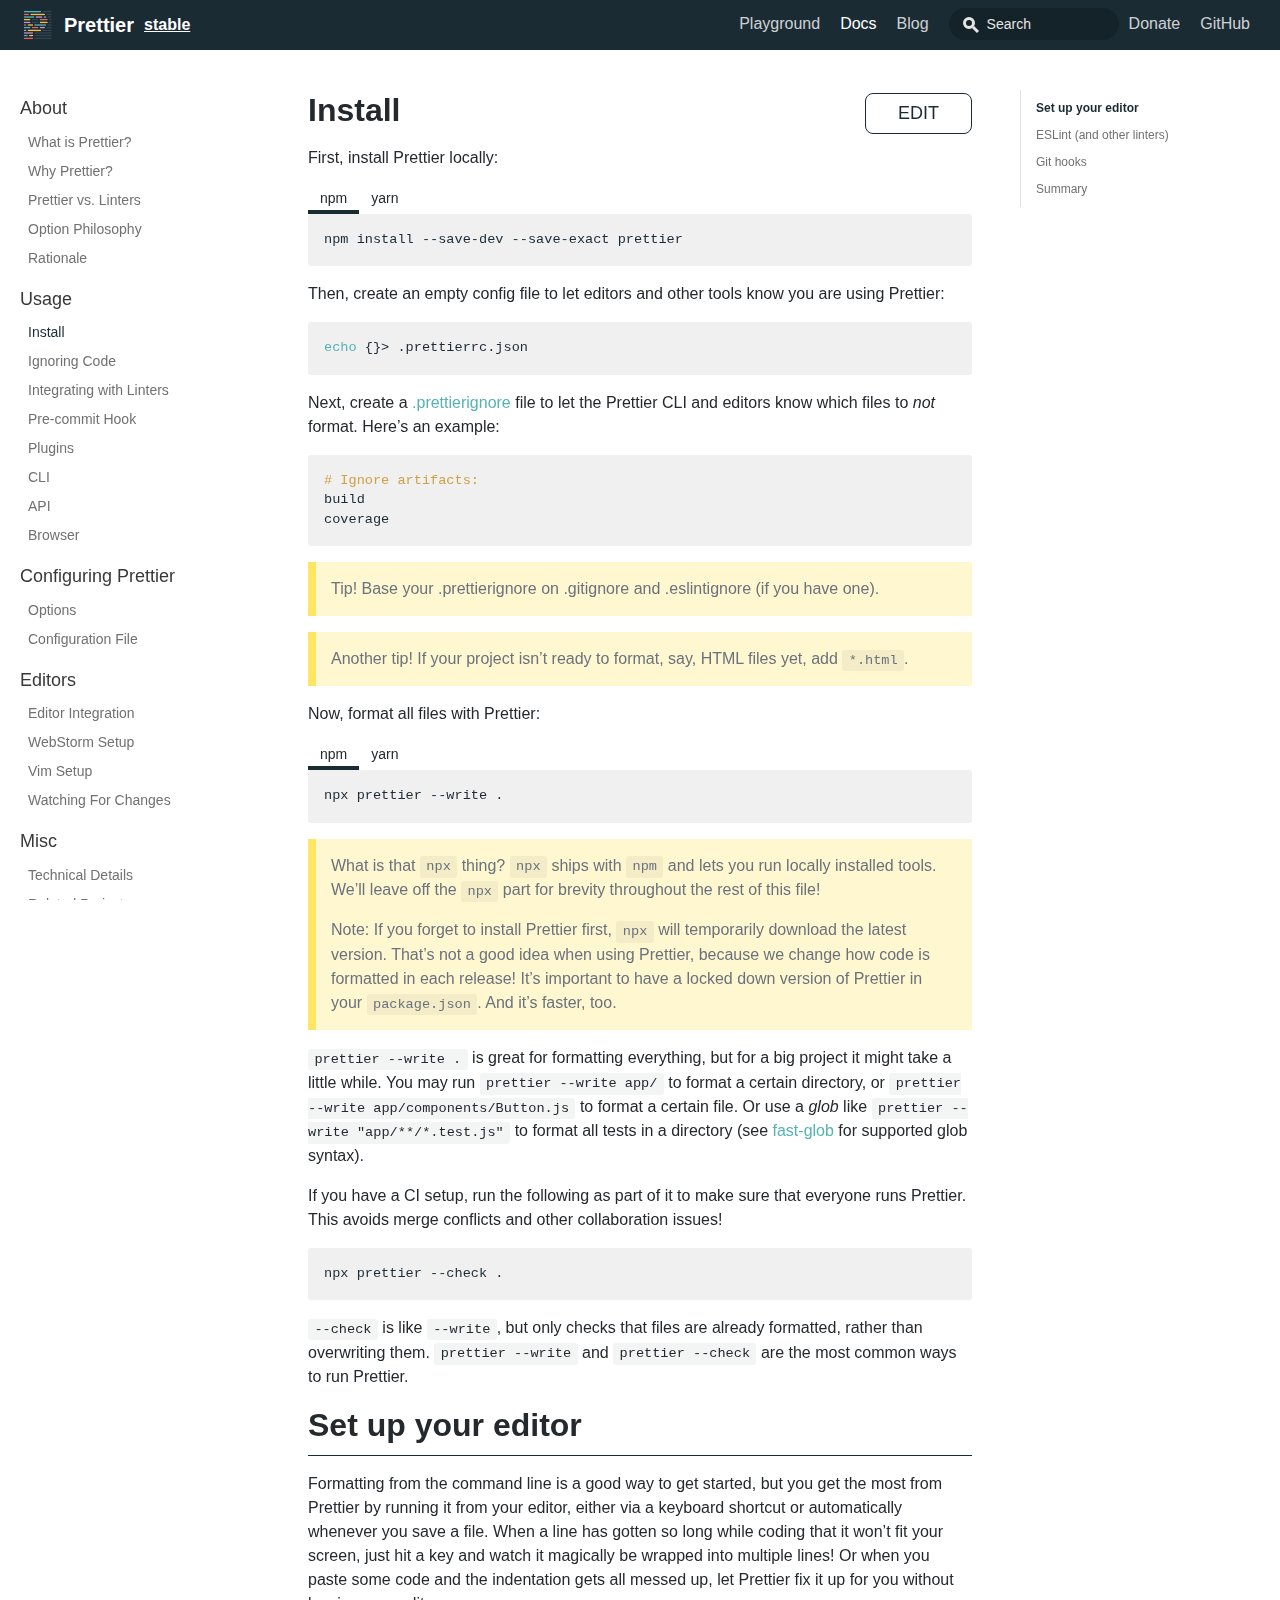
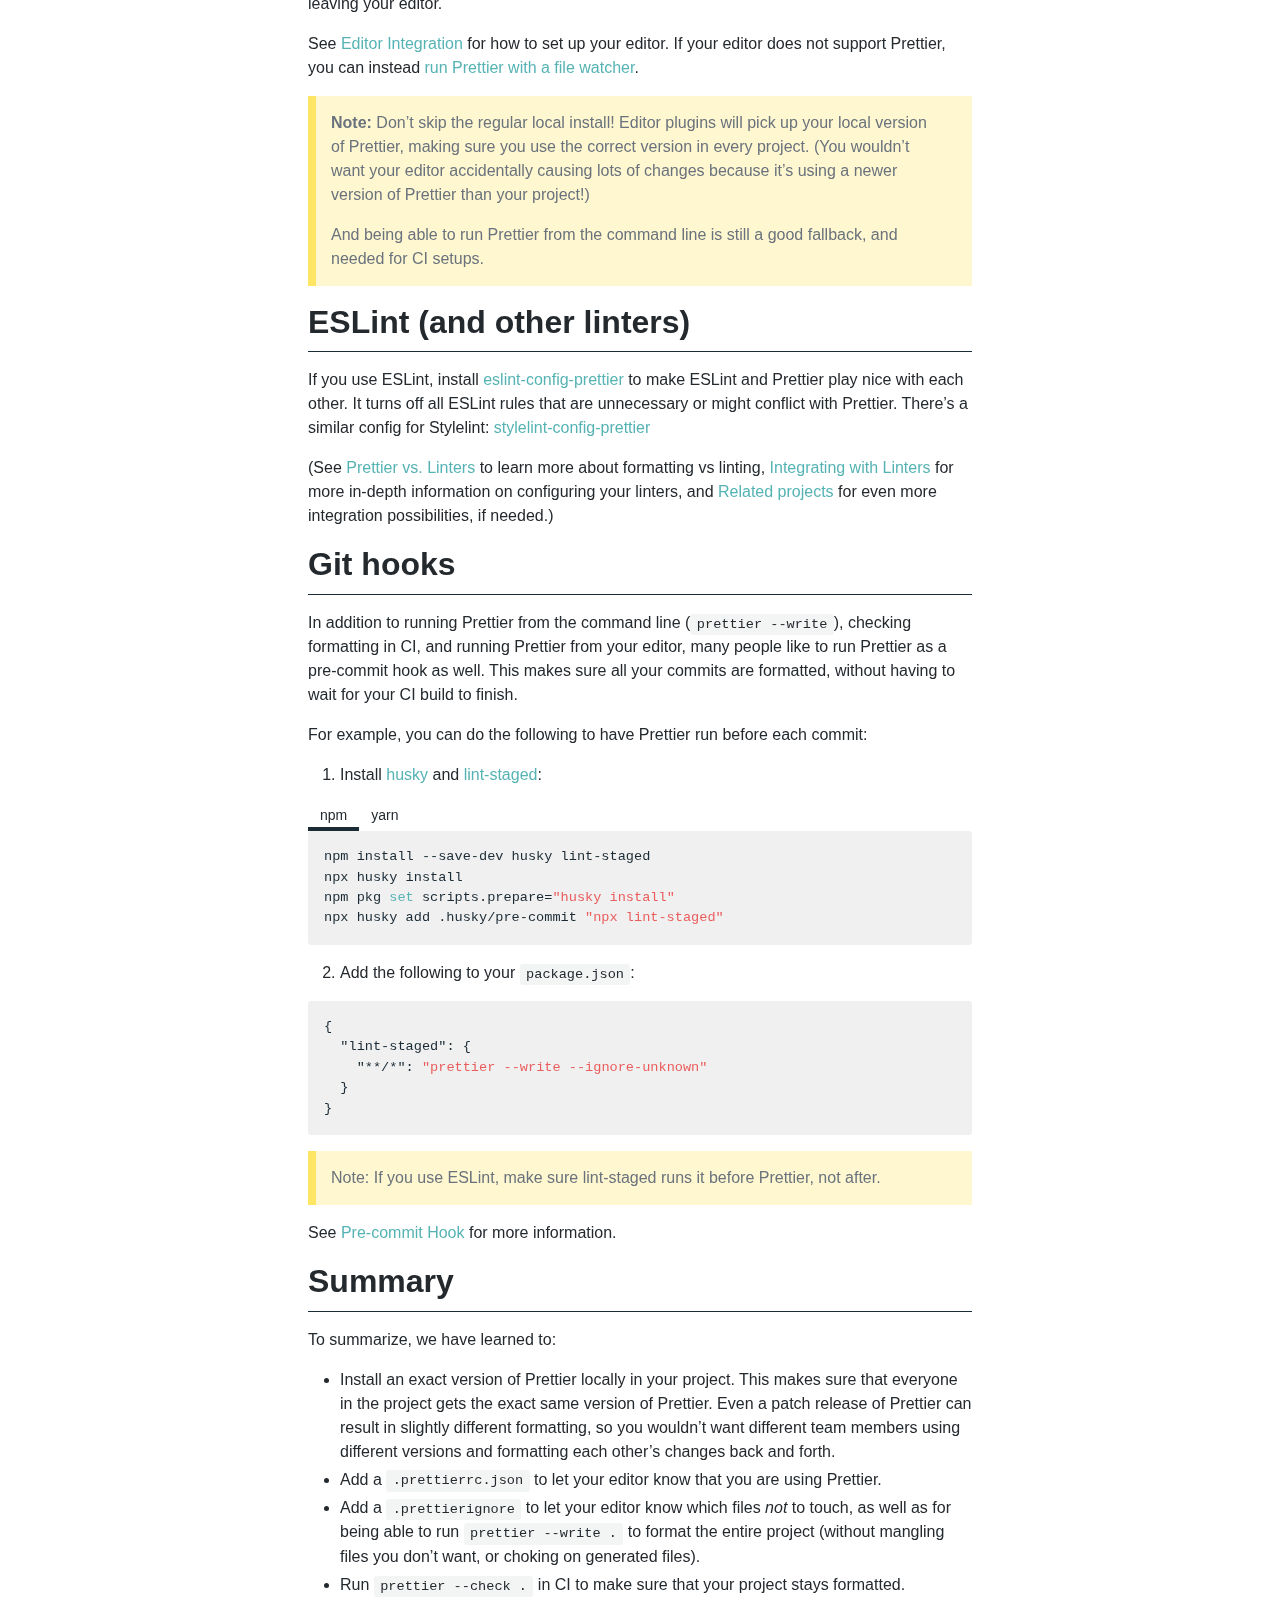
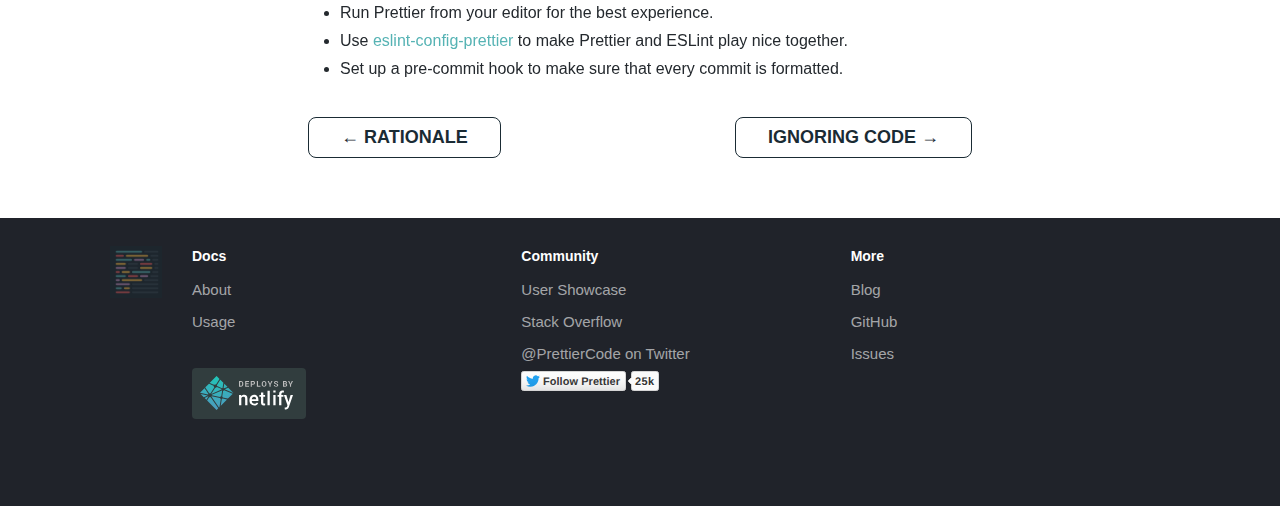
<file: img/config.file.html>
<!DOCTYPE html>
<!-- saved from url=(0040)https://prettier.io/docs/en/install.html -->
<html lang="en"><head><meta http-equiv="Content-Type" content="text/html; charset=UTF-8"><meta http-equiv="X-UA-Compatible" content="IE=edge"><title>Install · Prettier</title><meta name="viewport" content="width=device-width, initial-scale=1.0"><meta name="generator" content="Docusaurus"><meta name="description" content="First, install Prettier locally:"><meta name="docsearch:version" content="stable"><meta name="docsearch:language" content="en"><meta property="og:title" content="Install · Prettier"><meta property="og:type" content="website"><meta property="og:url" content="https://prettier.io/index.html"><meta property="og:description" content="First, install Prettier locally:"><meta property="og:image" content="https://prettier.io/icon.png"><meta name="twitter:card" content="summary"><meta name="twitter:image" content="https://prettier.io/icon.png"><link rel="shortcut icon" href="./config.file_files/icon.png"><link rel="stylesheet" href="./config.file_files/docsearch.min.css"><link rel="stylesheet" href="./config.file_files/default.min.css"><link rel="alternate" type="application/atom+xml" href="https://prettier.io/blog/atom.xml" title="Prettier Blog ATOM Feed"><link rel="alternate" type="application/rss+xml" href="https://prettier.io/blog/feed.xml" title="Prettier Blog RSS Feed"><script id="twitter-wjs" src="./config.file_files/widgets.js.download"></script><script async="" src="./config.file_files/analytics.js.download"></script><script>
              (function(i,s,o,g,r,a,m){i['GoogleAnalyticsObject']=r;i[r]=i[r]||function(){
              (i[r].q=i[r].q||[]).push(arguments)},i[r].l=1*new Date();a=s.createElement(o),
              m=s.getElementsByTagName(o)[0];a.async=1;a.src=g;m.parentNode.insertBefore(a,m)
              })(window,document,'script','https://www.google-analytics.com/analytics.js','ga');

              ga('create', 'UA-111350464-1', 'auto');
              ga('send', 'pageview');
            </script><link rel="stylesheet" href="./config.file_files/wide.css"><script type="text/javascript" src="./config.file_files/buttons.js.download"></script><script type="text/javascript" src="./config.file_files/clipboard.min.js.download"></script><script type="text/javascript" src="./config.file_files/code-block-buttons.js.download"></script><script src="./config.file_files/scrollSpy.js.download"></script><link rel="stylesheet" href="./config.file_files/prism.css"><link rel="stylesheet" href="./config.file_files/main.css"><script src="./config.file_files/codetabs.js.download"></script></head><body class="sideNavVisible separateOnPageNav"><div class="fixedHeaderContainer"><div class="headerWrapper wrapper"><header><a href="https://prettier.io/"><img class="logo" src="./config.file_files/icon.png" alt="Prettier"><h2 class="headerTitleWithLogo">Prettier</h2></a><a href="https://prettier.io/versions.html"><h3>stable</h3></a><div class="navigationWrapper navigationSlider"><nav class="slidingNav"><ul class="nav-site nav-site-internal"><li class=""><a href="https://prettier.io/playground/" target="_self">Playground</a></li><li class="siteNavGroupActive"><a href="https://prettier.io/docs/en/index.html" target="_self">Docs</a></li><li class=""><a href="https://prettier.io/blog/" target="_self">Blog</a></li><li class="navSearchWrapper reactNavSearchWrapper"><span class="algolia-autocomplete" style="position: relative; display: inline-block; direction: ltr;"><input type="text" id="search_input_react" placeholder="Search" title="Search" class="aa-input" autocomplete="off" spellcheck="false" role="combobox" aria-autocomplete="list" aria-expanded="false" aria-labelledby="search_input_react" aria-owns="algolia-autocomplete-listbox-0" dir="auto" style="position: relative; vertical-align: top;"><pre aria-hidden="true" style="position: absolute; visibility: hidden; white-space: pre; font-family: Arial; font-size: 14px; font-style: normal; font-variant: normal; font-weight: 300; word-spacing: 0px; letter-spacing: normal; text-indent: 0px; text-rendering: auto; text-transform: none;"></pre><span class="aa-dropdown-menu" role="listbox" id="algolia-autocomplete-listbox-0" style="position: absolute; top: 100%; z-index: 100; display: none; left: 0px; right: auto;"><div class="aa-dataset-1"></div></span></span></li><li class=""><a href="https://opencollective.com/prettier" target="_self">Donate</a></li><li class=""><a href="https://github.com/prettier/prettier" target="_self">GitHub</a></li></ul></nav></div></header></div></div><div class="navPusher"><div class="docMainWrapper wrapper"><div class="docsNavContainer" id="docsNav"><nav class="toc"><div class="toggleNav"><section class="navWrapper wrapper"><div class="navBreadcrumb wrapper"><div class="navToggle" id="navToggler"><div class="hamburger-menu"><div class="line1"></div><div class="line2"></div><div class="line3"></div></div></div><h2><i>›</i><span>Usage</span></h2><div class="tocToggler" id="tocToggler"><i class="icon-toc"></i></div></div><div class="navGroups"><div class="navGroup"><h3 class="navGroupCategoryTitle">About</h3><ul class=""><li class="navListItem"><a class="navItem" href="https://prettier.io/docs/en/index.html">What is Prettier?</a></li><li class="navListItem"><a class="navItem" href="https://prettier.io/docs/en/why-prettier.html">Why Prettier?</a></li><li class="navListItem"><a class="navItem" href="https://prettier.io/docs/en/comparison.html">Prettier vs. Linters</a></li><li class="navListItem"><a class="navItem" href="https://prettier.io/docs/en/option-philosophy.html">Option Philosophy</a></li><li class="navListItem"><a class="navItem" href="https://prettier.io/docs/en/rationale.html">Rationale</a></li></ul></div><div class="navGroup"><h3 class="navGroupCategoryTitle">Usage</h3><ul class=""><li class="navListItem navListItemActive"><a class="navItem" href="https://prettier.io/docs/en/install.html">Install</a></li><li class="navListItem"><a class="navItem" href="https://prettier.io/docs/en/ignore.html">Ignoring Code</a></li><li class="navListItem"><a class="navItem" href="https://prettier.io/docs/en/integrating-with-linters.html">Integrating with Linters</a></li><li class="navListItem"><a class="navItem" href="https://prettier.io/docs/en/precommit.html">Pre-commit Hook</a></li><li class="navListItem"><a class="navItem" href="https://prettier.io/docs/en/plugins.html">Plugins</a></li><li class="navListItem"><a class="navItem" href="https://prettier.io/docs/en/cli.html">CLI</a></li><li class="navListItem"><a class="navItem" href="https://prettier.io/docs/en/api.html">API</a></li><li class="navListItem"><a class="navItem" href="https://prettier.io/docs/en/browser.html">Browser</a></li></ul></div><div class="navGroup"><h3 class="navGroupCategoryTitle">Configuring Prettier</h3><ul class=""><li class="navListItem"><a class="navItem" href="https://prettier.io/docs/en/options.html">Options</a></li><li class="navListItem"><a class="navItem" href="https://prettier.io/docs/en/configuration.html">Configuration File</a></li></ul></div><div class="navGroup"><h3 class="navGroupCategoryTitle">Editors</h3><ul class=""><li class="navListItem"><a class="navItem" href="https://prettier.io/docs/en/editors.html">Editor Integration</a></li><li class="navListItem"><a class="navItem" href="https://prettier.io/docs/en/webstorm.html">WebStorm Setup</a></li><li class="navListItem"><a class="navItem" href="https://prettier.io/docs/en/vim.html">Vim Setup</a></li><li class="navListItem"><a class="navItem" href="https://prettier.io/docs/en/watching-files.html">Watching For Changes</a></li></ul></div><div class="navGroup"><h3 class="navGroupCategoryTitle">Misc</h3><ul class=""><li class="navListItem"><a class="navItem" href="https://prettier.io/docs/en/technical-details.html">Technical Details</a></li><li class="navListItem"><a class="navItem" href="https://prettier.io/docs/en/related-projects.html">Related Projects</a></li><li class="navListItem"><a class="navItem" href="https://prettier.io/docs/en/for-enterprise.html">For Enterprise</a></li></ul></div></div></section></div><script>
            var coll = document.getElementsByClassName('collapsible');
            var checkActiveCategory = true;
            for (var i = 0; i < coll.length; i++) {
              var links = coll[i].nextElementSibling.getElementsByTagName('*');
              if (checkActiveCategory){
                for (var j = 0; j < links.length; j++) {
                  if (links[j].classList.contains('navListItemActive')){
                    coll[i].nextElementSibling.classList.toggle('hide');
                    coll[i].childNodes[1].classList.toggle('rotate');
                    checkActiveCategory = false;
                    break;
                  }
                }
              }

              coll[i].addEventListener('click', function() {
                var arrow = this.childNodes[1];
                arrow.classList.toggle('rotate');
                var content = this.nextElementSibling;
                content.classList.toggle('hide');
              });
            }

            document.addEventListener('DOMContentLoaded', function() {
              createToggler('#navToggler', '#docsNav', 'docsSliderActive');
              createToggler('#tocToggler', 'body', 'tocActive');

              var headings = document.querySelector('.toc-headings');
              headings && headings.addEventListener('click', function(event) {
                var el = event.target;
                while(el !== headings){
                  if (el.tagName === 'A') {
                    document.body.classList.remove('tocActive');
                    break;
                  } else{
                    el = el.parentNode;
                  }
                }
              }, false);

              function createToggler(togglerSelector, targetSelector, className) {
                var toggler = document.querySelector(togglerSelector);
                var target = document.querySelector(targetSelector);

                if (!toggler) {
                  return;
                }

                toggler.onclick = function(event) {
                  event.preventDefault();

                  target.classList.toggle(className);
                };
              }
            });
        </script></nav></div><div class="container mainContainer docsContainer"><div class="wrapper"><div class="post"><header class="postHeader"><a class="edit-page-link button" href="https://github.com/prettier/prettier/edit/main/docs/install.md" target="_blank" rel="noreferrer noopener">Edit</a><h1 id="__docusaurus" class="postHeaderTitle">Install</h1></header><article><div><span><p>First, install Prettier locally:</p>
<div class="tabs"><div class="nav-tabs"><div id="tab-group-16-tab-17" class="nav-link active" data-group="group_16" data-tab="tab-group-16-content-17">npm</div><div id="tab-group-16-tab-18" class="nav-link" data-group="group_16" data-tab="tab-group-16-content-18">yarn</div></div><div class="tab-content"><div id="tab-group-16-content-17" class="tab-pane active" data-group="group_16" tabindex="-1"><div><span><pre class="code-block-with-actions"><code class="hljs css language-bash">npm install --save-dev --save-exact prettier<br></code><div class="code-block-actions"><button class="code-block-copy-button" type="button" aria-label="Copy code to clipboard"><svg class="code-block-copy-button__icon code-block-copy-button__icon--copy" viewBox="0 0 24 24"><path d="M19,21H8V7H19M19,5H8A2,2 0 0,0 6,7V21A2,2 0 0,0 8,23H19A2,2 0 0,0 21,21V7A2,2 0 0,0 19,5M16,1H4A2,2 0 0,0 2,3V17H4V3H16V1Z"></path></svg><svg class="code-block-copy-button__icon code-block-copy-button__icon--copied" viewBox="0 0 24 24"><path d="M21,7L9,19L3.5,13.5L4.91,12.09L9,16.17L19.59,5.59L21,7Z"></path></svg></button></div></pre>
</span></div></div><div id="tab-group-16-content-18" class="tab-pane" data-group="group_16" tabindex="-1"><div><span><pre class="code-block-with-actions"><code class="hljs css language-bash">yarn add --dev --exact prettier<br></code><div class="code-block-actions"><button class="code-block-copy-button" type="button" aria-label="Copy code to clipboard"><svg class="code-block-copy-button__icon code-block-copy-button__icon--copy" viewBox="0 0 24 24"><path d="M19,21H8V7H19M19,5H8A2,2 0 0,0 6,7V21A2,2 0 0,0 8,23H19A2,2 0 0,0 21,21V7A2,2 0 0,0 19,5M16,1H4A2,2 0 0,0 2,3V17H4V3H16V1Z"></path></svg><svg class="code-block-copy-button__icon code-block-copy-button__icon--copied" viewBox="0 0 24 24"><path d="M21,7L9,19L3.5,13.5L4.91,12.09L9,16.17L19.59,5.59L21,7Z"></path></svg></button></div></pre>
</span></div></div></div></div>
<p>Then, create an empty config file to let editors and other tools know you are using Prettier:</p>
<!-- Note: `echo "{}" > .prettierrc.json` would result in `"{}"<SPACE>` on Windows. The below version works in cmd.exe, bash, zsh, fish. -->
<pre class="code-block-with-actions"><code class="hljs css language-bash"><span class="hljs-built_in">echo</span> {}&gt; .prettierrc.json
</code><div class="code-block-actions"><button class="code-block-copy-button" type="button" aria-label="Copy code to clipboard"><svg class="code-block-copy-button__icon code-block-copy-button__icon--copy" viewBox="0 0 24 24"><path d="M19,21H8V7H19M19,5H8A2,2 0 0,0 6,7V21A2,2 0 0,0 8,23H19A2,2 0 0,0 21,21V7A2,2 0 0,0 19,5M16,1H4A2,2 0 0,0 2,3V17H4V3H16V1Z"></path></svg><svg class="code-block-copy-button__icon code-block-copy-button__icon--copied" viewBox="0 0 24 24"><path d="M21,7L9,19L3.5,13.5L4.91,12.09L9,16.17L19.59,5.59L21,7Z"></path></svg></button></div></pre>
<p>Next, create a <a href="https://prettier.io/docs/en/ignore.html">.prettierignore</a> file to let the Prettier CLI and editors know which files to <em>not</em> format. Here’s an example:</p>
<pre class="code-block-with-actions"><code class="hljs"><span class="hljs-comment"># Ignore artifacts:</span>
<span class="hljs-keyword">build
</span>coverage
</code><div class="code-block-actions"><button class="code-block-copy-button" type="button" aria-label="Copy code to clipboard"><svg class="code-block-copy-button__icon code-block-copy-button__icon--copy" viewBox="0 0 24 24"><path d="M19,21H8V7H19M19,5H8A2,2 0 0,0 6,7V21A2,2 0 0,0 8,23H19A2,2 0 0,0 21,21V7A2,2 0 0,0 19,5M16,1H4A2,2 0 0,0 2,3V17H4V3H16V1Z"></path></svg><svg class="code-block-copy-button__icon code-block-copy-button__icon--copied" viewBox="0 0 24 24"><path d="M21,7L9,19L3.5,13.5L4.91,12.09L9,16.17L19.59,5.59L21,7Z"></path></svg></button></div></pre>
<blockquote>
<p>Tip! Base your .prettierignore on .gitignore and .eslintignore (if you have one).</p>
</blockquote>
<blockquote>
<p>Another tip! If your project isn’t ready to format, say, HTML files yet, add <code>*.html</code>.</p>
</blockquote>
<p>Now, format all files with Prettier:</p>
<div class="tabs"><div class="nav-tabs"><div id="tab-group-19-tab-20" class="nav-link active" data-group="group_19" data-tab="tab-group-19-content-20">npm</div><div id="tab-group-19-tab-21" class="nav-link" data-group="group_19" data-tab="tab-group-19-content-21">yarn</div></div><div class="tab-content"><div id="tab-group-19-content-20" class="tab-pane active" data-group="group_19" tabindex="-1"><div><span><pre class="code-block-with-actions"><code class="hljs css language-bash">npx prettier --write .<br></code><div class="code-block-actions"><button class="code-block-copy-button" type="button" aria-label="Copy code to clipboard"><svg class="code-block-copy-button__icon code-block-copy-button__icon--copy" viewBox="0 0 24 24"><path d="M19,21H8V7H19M19,5H8A2,2 0 0,0 6,7V21A2,2 0 0,0 8,23H19A2,2 0 0,0 21,21V7A2,2 0 0,0 19,5M16,1H4A2,2 0 0,0 2,3V17H4V3H16V1Z"></path></svg><svg class="code-block-copy-button__icon code-block-copy-button__icon--copied" viewBox="0 0 24 24"><path d="M21,7L9,19L3.5,13.5L4.91,12.09L9,16.17L19.59,5.59L21,7Z"></path></svg></button></div></pre>
<blockquote>
<p>What is that <code>npx</code> thing? <code>npx</code> ships with <code>npm</code> and lets you run locally installed tools. We’ll leave off the <code>npx</code> part for brevity throughout the rest of this file!</p>
<p>Note: If you forget to install Prettier first, <code>npx</code> will temporarily download the latest version. That’s not a good idea when using Prettier, because we change how code is formatted in each release! It’s important to have a locked down version of Prettier in your <code>package.json</code>. And it’s faster, too.</p>
</blockquote>
</span></div></div><div id="tab-group-19-content-21" class="tab-pane" data-group="group_19" tabindex="-1"><div><span><pre class="code-block-with-actions"><code class="hljs css language-bash">yarn prettier --write .<br></code><div class="code-block-actions"><button class="code-block-copy-button" type="button" aria-label="Copy code to clipboard"><svg class="code-block-copy-button__icon code-block-copy-button__icon--copy" viewBox="0 0 24 24"><path d="M19,21H8V7H19M19,5H8A2,2 0 0,0 6,7V21A2,2 0 0,0 8,23H19A2,2 0 0,0 21,21V7A2,2 0 0,0 19,5M16,1H4A2,2 0 0,0 2,3V17H4V3H16V1Z"></path></svg><svg class="code-block-copy-button__icon code-block-copy-button__icon--copied" viewBox="0 0 24 24"><path d="M21,7L9,19L3.5,13.5L4.91,12.09L9,16.17L19.59,5.59L21,7Z"></path></svg></button></div></pre>
<blockquote>
<p>What is <code>yarn</code> doing at the start? <code>yarn prettier</code> runs the locally installed version of Prettier. We’ll leave off the <code>yarn</code> part for brevity throughout the rest of this file!</p>
</blockquote>
</span></div></div></div></div>
<p><code>prettier --write .</code> is great for formatting everything, but for a big project it might take a little while. You may run <code>prettier --write app/</code> to format a certain directory, or <code>prettier --write app/components/Button.js</code> to format a certain file. Or use a <em>glob</em> like <code>prettier --write "app/**/*.test.js"</code> to format all tests in a directory (see <a href="https://github.com/mrmlnc/fast-glob#pattern-syntax">fast-glob</a> for supported glob syntax).</p>
<p>If you have a CI setup, run the following as part of it to make sure that everyone runs Prettier. This avoids merge conflicts and other collaboration issues!</p>
<pre class="code-block-with-actions"><code class="hljs css language-bash">npx prettier --check .
</code><div class="code-block-actions"><button class="code-block-copy-button" type="button" aria-label="Copy code to clipboard"><svg class="code-block-copy-button__icon code-block-copy-button__icon--copy" viewBox="0 0 24 24"><path d="M19,21H8V7H19M19,5H8A2,2 0 0,0 6,7V21A2,2 0 0,0 8,23H19A2,2 0 0,0 21,21V7A2,2 0 0,0 19,5M16,1H4A2,2 0 0,0 2,3V17H4V3H16V1Z"></path></svg><svg class="code-block-copy-button__icon code-block-copy-button__icon--copied" viewBox="0 0 24 24"><path d="M21,7L9,19L3.5,13.5L4.91,12.09L9,16.17L19.59,5.59L21,7Z"></path></svg></button></div></pre>
<p><code>--check</code> is like <code>--write</code>, but only checks that files are already formatted, rather than overwriting them. <code>prettier --write</code> and <code>prettier --check</code> are the most common ways to run Prettier.</p>
<h2><a class="anchor" aria-hidden="true" id="set-up-your-editor"></a><a href="https://prettier.io/docs/en/install.html#set-up-your-editor" aria-hidden="true" class="hash-link"><svg class="hash-link-icon" aria-hidden="true" height="16" version="1.1" viewBox="0 0 16 16" width="16"><path fill-rule="evenodd" d="M4 9h1v1H4c-1.5 0-3-1.69-3-3.5S2.55 3 4 3h4c1.45 0 3 1.69 3 3.5 0 1.41-.91 2.72-2 3.25V8.59c.58-.45 1-1.27 1-2.09C10 5.22 8.98 4 8 4H4c-.98 0-2 1.22-2 2.5S3 9 4 9zm9-3h-1v1h1c1 0 2 1.22 2 2.5S13.98 12 13 12H9c-.98 0-2-1.22-2-2.5 0-.83.42-1.64 1-2.09V6.25c-1.09.53-2 1.84-2 3.25C6 11.31 7.55 13 9 13h4c1.45 0 3-1.69 3-3.5S14.5 6 13 6z"></path></svg></a>Set up your editor</h2>
<p>Formatting from the command line is a good way to get started, but you get the most from Prettier by running it from your editor, either via a keyboard shortcut or automatically whenever you save a file. When a line has gotten so long while coding that it won’t fit your screen, just hit a key and watch it magically be wrapped into multiple lines! Or when you paste some code and the indentation gets all messed up, let Prettier fix it up for you without leaving your editor.</p>
<p>See <a href="https://prettier.io/docs/en/editors.html">Editor Integration</a> for how to set up your editor. If your editor does not support Prettier, you can instead <a href="https://prettier.io/docs/en/watching-files.html">run Prettier with a file watcher</a>.</p>
<blockquote>
<p><strong>Note:</strong> Don’t skip the regular local install! Editor plugins will pick up your local version of Prettier, making sure you use the correct version in every project. (You wouldn’t want your editor accidentally causing lots of changes because it’s using a newer version of Prettier than your project!)</p>
<p>And being able to run Prettier from the command line is still a good fallback, and needed for CI setups.</p>
</blockquote>
<h2><a class="anchor" aria-hidden="true" id="eslint-and-other-linters"></a><a href="https://prettier.io/docs/en/install.html#eslint-and-other-linters" aria-hidden="true" class="hash-link"><svg class="hash-link-icon" aria-hidden="true" height="16" version="1.1" viewBox="0 0 16 16" width="16"><path fill-rule="evenodd" d="M4 9h1v1H4c-1.5 0-3-1.69-3-3.5S2.55 3 4 3h4c1.45 0 3 1.69 3 3.5 0 1.41-.91 2.72-2 3.25V8.59c.58-.45 1-1.27 1-2.09C10 5.22 8.98 4 8 4H4c-.98 0-2 1.22-2 2.5S3 9 4 9zm9-3h-1v1h1c1 0 2 1.22 2 2.5S13.98 12 13 12H9c-.98 0-2-1.22-2-2.5 0-.83.42-1.64 1-2.09V6.25c-1.09.53-2 1.84-2 3.25C6 11.31 7.55 13 9 13h4c1.45 0 3-1.69 3-3.5S14.5 6 13 6z"></path></svg></a>ESLint (and other linters)</h2>
<p>If you use ESLint, install <a href="https://github.com/prettier/eslint-config-prettier#installation">eslint-config-prettier</a> to make ESLint and Prettier play nice with each other. It turns off all ESLint rules that are unnecessary or might conflict with Prettier. There’s a similar config for Stylelint: <a href="https://github.com/prettier/stylelint-config-prettier">stylelint-config-prettier</a></p>
<p>(See <a href="https://prettier.io/docs/en/comparison.html">Prettier vs. Linters</a> to learn more about formatting vs linting, <a href="https://prettier.io/docs/en/integrating-with-linters.html">Integrating with Linters</a> for more in-depth information on configuring your linters, and <a href="https://prettier.io/docs/en/related-projects.html">Related projects</a> for even more integration possibilities, if needed.)</p>
<h2><a class="anchor" aria-hidden="true" id="git-hooks"></a><a href="https://prettier.io/docs/en/install.html#git-hooks" aria-hidden="true" class="hash-link"><svg class="hash-link-icon" aria-hidden="true" height="16" version="1.1" viewBox="0 0 16 16" width="16"><path fill-rule="evenodd" d="M4 9h1v1H4c-1.5 0-3-1.69-3-3.5S2.55 3 4 3h4c1.45 0 3 1.69 3 3.5 0 1.41-.91 2.72-2 3.25V8.59c.58-.45 1-1.27 1-2.09C10 5.22 8.98 4 8 4H4c-.98 0-2 1.22-2 2.5S3 9 4 9zm9-3h-1v1h1c1 0 2 1.22 2 2.5S13.98 12 13 12H9c-.98 0-2-1.22-2-2.5 0-.83.42-1.64 1-2.09V6.25c-1.09.53-2 1.84-2 3.25C6 11.31 7.55 13 9 13h4c1.45 0 3-1.69 3-3.5S14.5 6 13 6z"></path></svg></a>Git hooks</h2>
<p>In addition to running Prettier from the command line (<code>prettier --write</code>), checking formatting in CI, and running Prettier from your editor, many people like to run Prettier as a pre-commit hook as well. This makes sure all your commits are formatted, without having to wait for your CI build to finish.</p>
<p>For example, you can do the following to have Prettier run before each commit:</p>
<ol>
<li>Install <a href="https://github.com/typicode/husky">husky</a> and <a href="https://github.com/okonet/lint-staged">lint-staged</a>:</li>
</ol>
<div class="tabs"><div class="nav-tabs"><div id="tab-group-22-tab-23" class="nav-link active" data-group="group_22" data-tab="tab-group-22-content-23">npm</div><div id="tab-group-22-tab-24" class="nav-link" data-group="group_22" data-tab="tab-group-22-content-24">yarn</div></div><div class="tab-content"><div id="tab-group-22-content-23" class="tab-pane active" data-group="group_22" tabindex="-1"><div><span><pre class="code-block-with-actions"><code class="hljs css language-bash">npm install --save-dev husky lint-staged<br>npx husky install<br>npm pkg <span class="hljs-built_in">set</span> scripts.prepare=<span class="hljs-string">"husky install"</span><br>npx husky add .husky/pre-commit <span class="hljs-string">"npx lint-staged"</span><br></code><div class="code-block-actions"><button class="code-block-copy-button" type="button" aria-label="Copy code to clipboard"><svg class="code-block-copy-button__icon code-block-copy-button__icon--copy" viewBox="0 0 24 24"><path d="M19,21H8V7H19M19,5H8A2,2 0 0,0 6,7V21A2,2 0 0,0 8,23H19A2,2 0 0,0 21,21V7A2,2 0 0,0 19,5M16,1H4A2,2 0 0,0 2,3V17H4V3H16V1Z"></path></svg><svg class="code-block-copy-button__icon code-block-copy-button__icon--copied" viewBox="0 0 24 24"><path d="M21,7L9,19L3.5,13.5L4.91,12.09L9,16.17L19.59,5.59L21,7Z"></path></svg></button></div></pre>
</span></div></div><div id="tab-group-22-content-24" class="tab-pane" data-group="group_22" tabindex="-1"><div><span><pre class="code-block-with-actions"><code class="hljs css language-bash">yarn add --dev husky lint-staged<br>npx husky install<br>npm pkg <span class="hljs-built_in">set</span> scripts.prepare=<span class="hljs-string">"husky install"</span><br>npx husky add .husky/pre-commit <span class="hljs-string">"npx lint-staged"</span><br></code><div class="code-block-actions"><button class="code-block-copy-button" type="button" aria-label="Copy code to clipboard"><svg class="code-block-copy-button__icon code-block-copy-button__icon--copy" viewBox="0 0 24 24"><path d="M19,21H8V7H19M19,5H8A2,2 0 0,0 6,7V21A2,2 0 0,0 8,23H19A2,2 0 0,0 21,21V7A2,2 0 0,0 19,5M16,1H4A2,2 0 0,0 2,3V17H4V3H16V1Z"></path></svg><svg class="code-block-copy-button__icon code-block-copy-button__icon--copied" viewBox="0 0 24 24"><path d="M21,7L9,19L3.5,13.5L4.91,12.09L9,16.17L19.59,5.59L21,7Z"></path></svg></button></div></pre>
<blockquote>
<p>If you use Yarn 2, see <a href="https://typicode.github.io/husky/#/?id=yarn-2">https://typicode.github.io/husky/#/?id=yarn-2</a></p>
</blockquote>
</span></div></div></div></div>
<ol start="2">
<li>Add the following to your <code>package.json</code>:</li>
</ol>
<pre class="code-block-with-actions"><code class="hljs css language-json">{
  <span class="hljs-attr">"lint-staged"</span>: {
    <span class="hljs-attr">"**/*"</span>: <span class="hljs-string">"prettier --write --ignore-unknown"</span>
  }
}
</code><div class="code-block-actions"><button class="code-block-copy-button" type="button" aria-label="Copy code to clipboard"><svg class="code-block-copy-button__icon code-block-copy-button__icon--copy" viewBox="0 0 24 24"><path d="M19,21H8V7H19M19,5H8A2,2 0 0,0 6,7V21A2,2 0 0,0 8,23H19A2,2 0 0,0 21,21V7A2,2 0 0,0 19,5M16,1H4A2,2 0 0,0 2,3V17H4V3H16V1Z"></path></svg><svg class="code-block-copy-button__icon code-block-copy-button__icon--copied" viewBox="0 0 24 24"><path d="M21,7L9,19L3.5,13.5L4.91,12.09L9,16.17L19.59,5.59L21,7Z"></path></svg></button></div></pre>
<blockquote>
<p>Note: If you use ESLint, make sure lint-staged runs it before Prettier, not after.</p>
</blockquote>
<p>See <a href="https://prettier.io/docs/en/precommit.html">Pre-commit Hook</a> for more information.</p>
<h2><a class="anchor" aria-hidden="true" id="summary"></a><a href="https://prettier.io/docs/en/install.html#summary" aria-hidden="true" class="hash-link"><svg class="hash-link-icon" aria-hidden="true" height="16" version="1.1" viewBox="0 0 16 16" width="16"><path fill-rule="evenodd" d="M4 9h1v1H4c-1.5 0-3-1.69-3-3.5S2.55 3 4 3h4c1.45 0 3 1.69 3 3.5 0 1.41-.91 2.72-2 3.25V8.59c.58-.45 1-1.27 1-2.09C10 5.22 8.98 4 8 4H4c-.98 0-2 1.22-2 2.5S3 9 4 9zm9-3h-1v1h1c1 0 2 1.22 2 2.5S13.98 12 13 12H9c-.98 0-2-1.22-2-2.5 0-.83.42-1.64 1-2.09V6.25c-1.09.53-2 1.84-2 3.25C6 11.31 7.55 13 9 13h4c1.45 0 3-1.69 3-3.5S14.5 6 13 6z"></path></svg></a>Summary</h2>
<p>To summarize, we have learned to:</p>
<ul>
<li>Install an exact version of Prettier locally in your project. This makes sure that everyone in the project gets the exact same version of Prettier. Even a patch release of Prettier can result in slightly different formatting, so you wouldn’t want different team members using different versions and formatting each other’s changes back and forth.</li>
<li>Add a <code>.prettierrc.json</code> to let your editor know that you are using Prettier.</li>
<li>Add a <code>.prettierignore</code> to let your editor know which files <em>not</em> to touch, as well as for being able to run <code>prettier --write .</code> to format the entire project (without mangling files you don’t want, or choking on generated files).</li>
<li>Run <code>prettier --check .</code> in CI to make sure that your project stays formatted.</li>
<li>Run Prettier from your editor for the best experience.</li>
<li>Use <a href="https://github.com/prettier/eslint-config-prettier">eslint-config-prettier</a> to make Prettier and ESLint play nice together.</li>
<li>Set up a pre-commit hook to make sure that every commit is formatted.</li>
</ul>
</span></div></article></div><div class="docs-prevnext"><a class="docs-prev button" href="https://prettier.io/docs/en/rationale.html"><span class="arrow-prev">← </span><span>Rationale</span></a><a class="docs-next button" href="https://prettier.io/docs/en/ignore.html"><span>Ignoring Code</span><span class="arrow-next"> →</span></a></div></div></div><nav class="onPageNav"><ul class="toc-headings"><li><a href="https://prettier.io/docs/en/install.html#set-up-your-editor" class="active">Set up your editor</a></li><li><a href="https://prettier.io/docs/en/install.html#eslint-and-other-linters">ESLint (and other linters)</a></li><li><a href="https://prettier.io/docs/en/install.html#git-hooks" class="">Git hooks</a></li><li><a href="https://prettier.io/docs/en/install.html#summary" class="">Summary</a></li></ul></nav></div><footer class="footerSection nav-footer" id="footer"><section class="sitemap"><a href="https://prettier.io/" class="nav-home"><img src="./config.file_files/icon.png" alt="Prettier"></a><div><h5>Docs</h5><a href="https://prettier.io/docs/en/index.html">About</a><a href="https://prettier.io/docs/en/install.html">Usage</a><br><a href="https://www.netlify.com/"><img src="./config.file_files/netlify-color-accent.svg"></a></div><div><h5>Community</h5><a href="https://prettier.io/en/users">User Showcase</a><a href="http://stackoverflow.com/questions/tagged/prettier" target="_blank" rel="noopener noreferrer">Stack Overflow</a><a href="https://twitter.com/PrettierCode">@PrettierCode on Twitter</a><object type="image/svg+xml" data="./config.file_files/prettiercode.svg"><a href="https://twitter.com/intent/follow?screen_name=prettiercode"><img alt="Follow Prettier on Twitter" src="./config.file_files/prettiercode.png"></a></object></div><div><h5>More</h5><a href="https://prettier.io/blog">Blog</a><a href="https://github.com/prettier/prettier">GitHub</a><a href="https://github.com/prettier/prettier/issues">Issues</a><span></span></div></section></footer></div><script type="text/javascript" src="./config.file_files/docsearch.min.js.download"></script><script>window.twttr=(function(d,s, id){var js,fjs=d.getElementsByTagName(s)[0],t=window.twttr||{};if(d.getElementById(id))return t;js=d.createElement(s);js.id=id;js.src='https://platform.twitter.com/widgets.js';fjs.parentNode.insertBefore(js, fjs);t._e = [];t.ready = function(f) {t._e.push(f);};return t;}(document, 'script', 'twitter-wjs'));</script><script>
                document.addEventListener('keyup', function(e) {
                  if (e.target !== document.body) {
                    return;
                  }
                  // keyCode for '/' (slash)
                  if (e.keyCode === 191) {
                    const search = document.getElementById('search_input_react');
                    search && search.focus();
                  }
                });
              </script><script>
              var search = docsearch({
                
                apiKey: '9fcdb2a62af4c47cc5eecf3d5a747818',
                indexName: 'prettier',
                inputSelector: '#search_input_react'
              });
            </script><iframe scrolling="no" frameborder="0" allowtransparency="true" src="./config.file_files/widget_iframe.b80857eee4ff5ba14bb5ed6cd4f37d43.html" title="Twitter settings iframe" style="display: none;"></iframe><iframe id="rufous-sandbox" scrolling="no" frameborder="0" allowtransparency="true" allowfullscreen="true" style="position: absolute; visibility: hidden; display: none; width: 0px; height: 0px; padding: 0px; border: none;" title="Twitter analytics iframe" src="./config.file_files/saved_resource.html"></iframe></body></html>
</file>
<file: img/config.file_files/wide.css>
.prettier-logo-wide .c0 {
  opacity: 0.5;
  stroke: #4d616e;
}
.prettier-logo-wide .c1 {
  stroke: #56b3b4;
}
.prettier-logo-wide .c2 {
  stroke: #ea5e5e;
}
.prettier-logo-wide .c3 {
  stroke: #f7ba3e;
}
.prettier-logo-wide .c4 {
  stroke: #bf85bf;
}
.prettier-logo-wide .dash {
  stroke-linecap: round;
  stroke-width: 10;
  animation-timing-function: cubic-bezier(0.43, 0.12, 0.44, 1), ease-in-out;
  animation-duration: 2s, 1.4s;
  animation-fill-mode: both, none;
  animation-iteration-count: 1;
}
@media (prefers-reduced-motion: reduce) {
  .prettier-logo-wide .dash {
    animation: none;
  }
}
.prettier-logo-wide .l0 > path {
  animation-delay: 0ms;
}
.prettier-logo-wide .l0 .p0 {
  stroke-dasharray: 40, 650;
  stroke-dashoffset: -565;
  animation-name: wide-l0p0-initial, none;
}
.prettier-logo-wide.rolling .l0 .p0 {
  animation-name: wide-l0p0-initial, wide-l0p0-roll;
}
@-moz-keyframes wide-l0p0-initial {
  0%, 50% {
    stroke-dashoffset: -695;
  }
}
@-webkit-keyframes wide-l0p0-initial {
  0%, 50% {
    stroke-dashoffset: -695;
  }
}
@-o-keyframes wide-l0p0-initial {
  0%, 50% {
    stroke-dashoffset: -695;
  }
}
@keyframes wide-l0p0-initial {
  0%, 50% {
    stroke-dashoffset: -695;
  }
}
@-moz-keyframes wide-l0p0-roll {
  100% {
    stroke-dashoffset: 125;
  }
}
@-webkit-keyframes wide-l0p0-roll {
  100% {
    stroke-dashoffset: 125;
  }
}
@-o-keyframes wide-l0p0-roll {
  100% {
    stroke-dashoffset: 125;
  }
}
@keyframes wide-l0p0-roll {
  100% {
    stroke-dashoffset: 125;
  }
}
.prettier-logo-wide .l0 .p1 {
  stroke-dasharray: 130, 560;
  stroke-dashoffset: -415;
  animation-name: wide-l0p1-initial, none;
}
.prettier-logo-wide.rolling .l0 .p1 {
  animation-name: wide-l0p1-initial, wide-l0p1-roll;
}
@-moz-keyframes wide-l0p1-initial {
  0%, 50% {
    stroke-dashoffset: -545;
  }
}
@-webkit-keyframes wide-l0p1-initial {
  0%, 50% {
    stroke-dashoffset: -545;
  }
}
@-o-keyframes wide-l0p1-initial {
  0%, 50% {
    stroke-dashoffset: -545;
  }
}
@keyframes wide-l0p1-initial {
  0%, 50% {
    stroke-dashoffset: -545;
  }
}
@-moz-keyframes wide-l0p1-roll {
  100% {
    stroke-dashoffset: 275;
  }
}
@-webkit-keyframes wide-l0p1-roll {
  100% {
    stroke-dashoffset: 275;
  }
}
@-o-keyframes wide-l0p1-roll {
  100% {
    stroke-dashoffset: 275;
  }
}
@keyframes wide-l0p1-roll {
  100% {
    stroke-dashoffset: 275;
  }
}
.prettier-logo-wide .l0 .p2 {
  stroke-dasharray: 40, 650;
  stroke-dashoffset: -355;
  animation-name: wide-l0p2-initial, none;
}
.prettier-logo-wide.rolling .l0 .p2 {
  animation-name: wide-l0p2-initial, wide-l0p2-roll;
}
@-moz-keyframes wide-l0p2-initial {
  0%, 50% {
    stroke-dashoffset: -485;
  }
}
@-webkit-keyframes wide-l0p2-initial {
  0%, 50% {
    stroke-dashoffset: -485;
  }
}
@-o-keyframes wide-l0p2-initial {
  0%, 50% {
    stroke-dashoffset: -485;
  }
}
@keyframes wide-l0p2-initial {
  0%, 50% {
    stroke-dashoffset: -485;
  }
}
@-moz-keyframes wide-l0p2-roll {
  100% {
    stroke-dashoffset: 335;
  }
}
@-webkit-keyframes wide-l0p2-roll {
  100% {
    stroke-dashoffset: 335;
  }
}
@-o-keyframes wide-l0p2-roll {
  100% {
    stroke-dashoffset: 335;
  }
}
@keyframes wide-l0p2-roll {
  100% {
    stroke-dashoffset: 335;
  }
}
.prettier-logo-wide .l0 .p3 {
  stroke-dasharray: 130, 560;
  stroke-dashoffset: -205;
  animation-name: wide-l0p3-initial, none;
}
.prettier-logo-wide.rolling .l0 .p3 {
  animation-name: wide-l0p3-initial, wide-l0p3-roll;
}
@-moz-keyframes wide-l0p3-initial {
  0%, 50% {
    stroke-dashoffset: -335;
  }
}
@-webkit-keyframes wide-l0p3-initial {
  0%, 50% {
    stroke-dashoffset: -335;
  }
}
@-o-keyframes wide-l0p3-initial {
  0%, 50% {
    stroke-dashoffset: -335;
  }
}
@keyframes wide-l0p3-initial {
  0%, 50% {
    stroke-dashoffset: -335;
  }
}
@-moz-keyframes wide-l0p3-roll {
  100% {
    stroke-dashoffset: 485;
  }
}
@-webkit-keyframes wide-l0p3-roll {
  100% {
    stroke-dashoffset: 485;
  }
}
@-o-keyframes wide-l0p3-roll {
  100% {
    stroke-dashoffset: 485;
  }
}
@keyframes wide-l0p3-roll {
  100% {
    stroke-dashoffset: 485;
  }
}
.prettier-logo-wide .l0 .p4 {
  stroke-dasharray: 10, 680;
  stroke-dashoffset: -175;
  animation-name: wide-l0p4-initial, none;
}
.prettier-logo-wide.rolling .l0 .p4 {
  animation-name: wide-l0p4-initial, wide-l0p4-roll;
}
@-moz-keyframes wide-l0p4-initial {
  0%, 50% {
    stroke-dashoffset: -305;
  }
}
@-webkit-keyframes wide-l0p4-initial {
  0%, 50% {
    stroke-dashoffset: -305;
  }
}
@-o-keyframes wide-l0p4-initial {
  0%, 50% {
    stroke-dashoffset: -305;
  }
}
@keyframes wide-l0p4-initial {
  0%, 50% {
    stroke-dashoffset: -305;
  }
}
@-moz-keyframes wide-l0p4-roll {
  100% {
    stroke-dashoffset: 515;
  }
}
@-webkit-keyframes wide-l0p4-roll {
  100% {
    stroke-dashoffset: 515;
  }
}
@-o-keyframes wide-l0p4-roll {
  100% {
    stroke-dashoffset: 515;
  }
}
@keyframes wide-l0p4-roll {
  100% {
    stroke-dashoffset: 515;
  }
}
.prettier-logo-wide .l0 .p5 {
  stroke-dasharray: 45, 645;
  stroke-dashoffset: -110;
  animation-name: wide-l0p5-initial, none;
}
.prettier-logo-wide.rolling .l0 .p5 {
  animation-name: wide-l0p5-initial, wide-l0p5-roll;
}
@-moz-keyframes wide-l0p5-initial {
  0%, 50% {
    stroke-dashoffset: -240;
  }
}
@-webkit-keyframes wide-l0p5-initial {
  0%, 50% {
    stroke-dashoffset: -240;
  }
}
@-o-keyframes wide-l0p5-initial {
  0%, 50% {
    stroke-dashoffset: -240;
  }
}
@keyframes wide-l0p5-initial {
  0%, 50% {
    stroke-dashoffset: -240;
  }
}
@-moz-keyframes wide-l0p5-roll {
  100% {
    stroke-dashoffset: 580;
  }
}
@-webkit-keyframes wide-l0p5-roll {
  100% {
    stroke-dashoffset: 580;
  }
}
@-o-keyframes wide-l0p5-roll {
  100% {
    stroke-dashoffset: 580;
  }
}
@keyframes wide-l0p5-roll {
  100% {
    stroke-dashoffset: 580;
  }
}
.prettier-logo-wide .l1 > path {
  animation-delay: 70ms;
}
.prettier-logo-wide .l1 .p0 {
  stroke-dasharray: 120, 570;
  stroke-dashoffset: -525;
  animation-name: wide-l1p0-initial, none;
}
.prettier-logo-wide.rolling .l1 .p0 {
  animation-name: wide-l1p0-initial, wide-l1p0-roll;
}
@-moz-keyframes wide-l1p0-initial {
  0%, 50% {
    stroke-dashoffset: -425;
  }
}
@-webkit-keyframes wide-l1p0-initial {
  0%, 50% {
    stroke-dashoffset: -425;
  }
}
@-o-keyframes wide-l1p0-initial {
  0%, 50% {
    stroke-dashoffset: -425;
  }
}
@keyframes wide-l1p0-initial {
  0%, 50% {
    stroke-dashoffset: -425;
  }
}
@-moz-keyframes wide-l1p0-roll {
  100% {
    stroke-dashoffset: -1215;
  }
}
@-webkit-keyframes wide-l1p0-roll {
  100% {
    stroke-dashoffset: -1215;
  }
}
@-o-keyframes wide-l1p0-roll {
  100% {
    stroke-dashoffset: -1215;
  }
}
@keyframes wide-l1p0-roll {
  100% {
    stroke-dashoffset: -1215;
  }
}
.prettier-logo-wide .l1 .p1 {
  stroke-dasharray: 20, 670;
  stroke-dashoffset: -485;
  animation-name: wide-l1p1-initial, none;
}
.prettier-logo-wide.rolling .l1 .p1 {
  animation-name: wide-l1p1-initial, wide-l1p1-roll;
}
@-moz-keyframes wide-l1p1-initial {
  0%, 50% {
    stroke-dashoffset: -385;
  }
}
@-webkit-keyframes wide-l1p1-initial {
  0%, 50% {
    stroke-dashoffset: -385;
  }
}
@-o-keyframes wide-l1p1-initial {
  0%, 50% {
    stroke-dashoffset: -385;
  }
}
@keyframes wide-l1p1-initial {
  0%, 50% {
    stroke-dashoffset: -385;
  }
}
@-moz-keyframes wide-l1p1-roll {
  100% {
    stroke-dashoffset: -1175;
  }
}
@-webkit-keyframes wide-l1p1-roll {
  100% {
    stroke-dashoffset: -1175;
  }
}
@-o-keyframes wide-l1p1-roll {
  100% {
    stroke-dashoffset: -1175;
  }
}
@keyframes wide-l1p1-roll {
  100% {
    stroke-dashoffset: -1175;
  }
}
.prettier-logo-wide .l1 .p2 {
  stroke-dasharray: 60, 630;
  stroke-dashoffset: -405;
  animation-name: wide-l1p2-initial, none;
}
.prettier-logo-wide.rolling .l1 .p2 {
  animation-name: wide-l1p2-initial, wide-l1p2-roll;
}
@-moz-keyframes wide-l1p2-initial {
  0%, 50% {
    stroke-dashoffset: -305;
  }
}
@-webkit-keyframes wide-l1p2-initial {
  0%, 50% {
    stroke-dashoffset: -305;
  }
}
@-o-keyframes wide-l1p2-initial {
  0%, 50% {
    stroke-dashoffset: -305;
  }
}
@keyframes wide-l1p2-initial {
  0%, 50% {
    stroke-dashoffset: -305;
  }
}
@-moz-keyframes wide-l1p2-roll {
  100% {
    stroke-dashoffset: -1095;
  }
}
@-webkit-keyframes wide-l1p2-roll {
  100% {
    stroke-dashoffset: -1095;
  }
}
@-o-keyframes wide-l1p2-roll {
  100% {
    stroke-dashoffset: -1095;
  }
}
@keyframes wide-l1p2-roll {
  100% {
    stroke-dashoffset: -1095;
  }
}
.prettier-logo-wide .l1 .p3 {
  stroke-dasharray: 120, 570;
  stroke-dashoffset: -265;
  animation-name: wide-l1p3-initial, none;
}
.prettier-logo-wide.rolling .l1 .p3 {
  animation-name: wide-l1p3-initial, wide-l1p3-roll;
}
@-moz-keyframes wide-l1p3-initial {
  0%, 50% {
    stroke-dashoffset: -165;
  }
}
@-webkit-keyframes wide-l1p3-initial {
  0%, 50% {
    stroke-dashoffset: -165;
  }
}
@-o-keyframes wide-l1p3-initial {
  0%, 50% {
    stroke-dashoffset: -165;
  }
}
@keyframes wide-l1p3-initial {
  0%, 50% {
    stroke-dashoffset: -165;
  }
}
@-moz-keyframes wide-l1p3-roll {
  100% {
    stroke-dashoffset: -955;
  }
}
@-webkit-keyframes wide-l1p3-roll {
  100% {
    stroke-dashoffset: -955;
  }
}
@-o-keyframes wide-l1p3-roll {
  100% {
    stroke-dashoffset: -955;
  }
}
@keyframes wide-l1p3-roll {
  100% {
    stroke-dashoffset: -955;
  }
}
.prettier-logo-wide .l1 .p4 {
  stroke-dasharray: 60, 630;
  stroke-dashoffset: -185;
  animation-name: wide-l1p4-initial, none;
}
.prettier-logo-wide.rolling .l1 .p4 {
  animation-name: wide-l1p4-initial, wide-l1p4-roll;
}
@-moz-keyframes wide-l1p4-initial {
  0%, 50% {
    stroke-dashoffset: -85;
  }
}
@-webkit-keyframes wide-l1p4-initial {
  0%, 50% {
    stroke-dashoffset: -85;
  }
}
@-o-keyframes wide-l1p4-initial {
  0%, 50% {
    stroke-dashoffset: -85;
  }
}
@keyframes wide-l1p4-initial {
  0%, 50% {
    stroke-dashoffset: -85;
  }
}
@-moz-keyframes wide-l1p4-roll {
  100% {
    stroke-dashoffset: -875;
  }
}
@-webkit-keyframes wide-l1p4-roll {
  100% {
    stroke-dashoffset: -875;
  }
}
@-o-keyframes wide-l1p4-roll {
  100% {
    stroke-dashoffset: -875;
  }
}
@keyframes wide-l1p4-roll {
  100% {
    stroke-dashoffset: -875;
  }
}
.prettier-logo-wide .l1 .p5 {
  stroke-dasharray: 60, 630;
  stroke-dashoffset: -105;
  animation-name: wide-l1p5-initial, none;
}
.prettier-logo-wide.rolling .l1 .p5 {
  animation-name: wide-l1p5-initial, wide-l1p5-roll;
}
@-moz-keyframes wide-l1p5-initial {
  0%, 50% {
    stroke-dashoffset: -5;
  }
}
@-webkit-keyframes wide-l1p5-initial {
  0%, 50% {
    stroke-dashoffset: -5;
  }
}
@-o-keyframes wide-l1p5-initial {
  0%, 50% {
    stroke-dashoffset: -5;
  }
}
@keyframes wide-l1p5-initial {
  0%, 50% {
    stroke-dashoffset: -5;
  }
}
@-moz-keyframes wide-l1p5-roll {
  100% {
    stroke-dashoffset: -795;
  }
}
@-webkit-keyframes wide-l1p5-roll {
  100% {
    stroke-dashoffset: -795;
  }
}
@-o-keyframes wide-l1p5-roll {
  100% {
    stroke-dashoffset: -795;
  }
}
@keyframes wide-l1p5-roll {
  100% {
    stroke-dashoffset: -795;
  }
}
.prettier-logo-wide .l1 .p6 {
  stroke-dasharray: 40, 650;
  stroke-dashoffset: -46;
  animation-name: wide-l1p6-initial, none;
}
.prettier-logo-wide.rolling .l1 .p6 {
  animation-name: wide-l1p6-initial, wide-l1p6-roll;
}
@-moz-keyframes wide-l1p6-initial {
  0%, 50% {
    stroke-dashoffset: 54;
  }
}
@-webkit-keyframes wide-l1p6-initial {
  0%, 50% {
    stroke-dashoffset: 54;
  }
}
@-o-keyframes wide-l1p6-initial {
  0%, 50% {
    stroke-dashoffset: 54;
  }
}
@keyframes wide-l1p6-initial {
  0%, 50% {
    stroke-dashoffset: 54;
  }
}
@-moz-keyframes wide-l1p6-roll {
  100% {
    stroke-dashoffset: -736;
  }
}
@-webkit-keyframes wide-l1p6-roll {
  100% {
    stroke-dashoffset: -736;
  }
}
@-o-keyframes wide-l1p6-roll {
  100% {
    stroke-dashoffset: -736;
  }
}
@keyframes wide-l1p6-roll {
  100% {
    stroke-dashoffset: -736;
  }
}
.prettier-logo-wide .l2 > path {
  animation-delay: 140ms;
}
.prettier-logo-wide .l2 .p0 {
  stroke-dasharray: 100, 590;
  stroke-dashoffset: -505;
  animation-name: wide-l2p0-initial, none;
}
.prettier-logo-wide.rolling .l2 .p0 {
  animation-name: wide-l2p0-initial, wide-l2p0-roll;
}
@-moz-keyframes wide-l2p0-initial {
  0%, 50% {
    stroke-dashoffset: -625;
  }
}
@-webkit-keyframes wide-l2p0-initial {
  0%, 50% {
    stroke-dashoffset: -625;
  }
}
@-o-keyframes wide-l2p0-initial {
  0%, 50% {
    stroke-dashoffset: -625;
  }
}
@keyframes wide-l2p0-initial {
  0%, 50% {
    stroke-dashoffset: -625;
  }
}
@-moz-keyframes wide-l2p0-roll {
  100% {
    stroke-dashoffset: 185;
  }
}
@-webkit-keyframes wide-l2p0-roll {
  100% {
    stroke-dashoffset: 185;
  }
}
@-o-keyframes wide-l2p0-roll {
  100% {
    stroke-dashoffset: 185;
  }
}
@keyframes wide-l2p0-roll {
  100% {
    stroke-dashoffset: 185;
  }
}
.prettier-logo-wide .l2 .p1 {
  stroke-dasharray: 50, 640;
  stroke-dashoffset: -435;
  animation-name: wide-l2p1-initial, none;
}
.prettier-logo-wide.rolling .l2 .p1 {
  animation-name: wide-l2p1-initial, wide-l2p1-roll;
}
@-moz-keyframes wide-l2p1-initial {
  0%, 50% {
    stroke-dashoffset: -555;
  }
}
@-webkit-keyframes wide-l2p1-initial {
  0%, 50% {
    stroke-dashoffset: -555;
  }
}
@-o-keyframes wide-l2p1-initial {
  0%, 50% {
    stroke-dashoffset: -555;
  }
}
@keyframes wide-l2p1-initial {
  0%, 50% {
    stroke-dashoffset: -555;
  }
}
@-moz-keyframes wide-l2p1-roll {
  100% {
    stroke-dashoffset: 255;
  }
}
@-webkit-keyframes wide-l2p1-roll {
  100% {
    stroke-dashoffset: 255;
  }
}
@-o-keyframes wide-l2p1-roll {
  100% {
    stroke-dashoffset: 255;
  }
}
@keyframes wide-l2p1-roll {
  100% {
    stroke-dashoffset: 255;
  }
}
.prettier-logo-wide .l2 .p2 {
  stroke-dasharray: 100, 590;
  stroke-dashoffset: -315;
  animation-name: wide-l2p2-initial, none;
}
.prettier-logo-wide.rolling .l2 .p2 {
  animation-name: wide-l2p2-initial, wide-l2p2-roll;
}
@-moz-keyframes wide-l2p2-initial {
  0%, 50% {
    stroke-dashoffset: -435;
  }
}
@-webkit-keyframes wide-l2p2-initial {
  0%, 50% {
    stroke-dashoffset: -435;
  }
}
@-o-keyframes wide-l2p2-initial {
  0%, 50% {
    stroke-dashoffset: -435;
  }
}
@keyframes wide-l2p2-initial {
  0%, 50% {
    stroke-dashoffset: -435;
  }
}
@-moz-keyframes wide-l2p2-roll {
  100% {
    stroke-dashoffset: 375;
  }
}
@-webkit-keyframes wide-l2p2-roll {
  100% {
    stroke-dashoffset: 375;
  }
}
@-o-keyframes wide-l2p2-roll {
  100% {
    stroke-dashoffset: 375;
  }
}
@keyframes wide-l2p2-roll {
  100% {
    stroke-dashoffset: 375;
  }
}
.prettier-logo-wide .l2 .p3 {
  stroke-dasharray: 30, 660;
  stroke-dashoffset: -265;
  animation-name: wide-l2p3-initial, none;
}
.prettier-logo-wide.rolling .l2 .p3 {
  animation-name: wide-l2p3-initial, wide-l2p3-roll;
}
@-moz-keyframes wide-l2p3-initial {
  0%, 50% {
    stroke-dashoffset: -385;
  }
}
@-webkit-keyframes wide-l2p3-initial {
  0%, 50% {
    stroke-dashoffset: -385;
  }
}
@-o-keyframes wide-l2p3-initial {
  0%, 50% {
    stroke-dashoffset: -385;
  }
}
@keyframes wide-l2p3-initial {
  0%, 50% {
    stroke-dashoffset: -385;
  }
}
@-moz-keyframes wide-l2p3-roll {
  100% {
    stroke-dashoffset: 425;
  }
}
@-webkit-keyframes wide-l2p3-roll {
  100% {
    stroke-dashoffset: 425;
  }
}
@-o-keyframes wide-l2p3-roll {
  100% {
    stroke-dashoffset: 425;
  }
}
@keyframes wide-l2p3-roll {
  100% {
    stroke-dashoffset: 425;
  }
}
.prettier-logo-wide .l2 .p4 {
  stroke-dasharray: 30, 660;
  stroke-dashoffset: -215;
  animation-name: wide-l2p4-initial, none;
}
.prettier-logo-wide.rolling .l2 .p4 {
  animation-name: wide-l2p4-initial, wide-l2p4-roll;
}
@-moz-keyframes wide-l2p4-initial {
  0%, 50% {
    stroke-dashoffset: -335;
  }
}
@-webkit-keyframes wide-l2p4-initial {
  0%, 50% {
    stroke-dashoffset: -335;
  }
}
@-o-keyframes wide-l2p4-initial {
  0%, 50% {
    stroke-dashoffset: -335;
  }
}
@keyframes wide-l2p4-initial {
  0%, 50% {
    stroke-dashoffset: -335;
  }
}
@-moz-keyframes wide-l2p4-roll {
  100% {
    stroke-dashoffset: 475;
  }
}
@-webkit-keyframes wide-l2p4-roll {
  100% {
    stroke-dashoffset: 475;
  }
}
@-o-keyframes wide-l2p4-roll {
  100% {
    stroke-dashoffset: 475;
  }
}
@keyframes wide-l2p4-roll {
  100% {
    stroke-dashoffset: 475;
  }
}
.prettier-logo-wide .l2 .p5 {
  stroke-dasharray: 50, 640;
  stroke-dashoffset: -145;
  animation-name: wide-l2p5-initial, none;
}
.prettier-logo-wide.rolling .l2 .p5 {
  animation-name: wide-l2p5-initial, wide-l2p5-roll;
}
@-moz-keyframes wide-l2p5-initial {
  0%, 50% {
    stroke-dashoffset: -265;
  }
}
@-webkit-keyframes wide-l2p5-initial {
  0%, 50% {
    stroke-dashoffset: -265;
  }
}
@-o-keyframes wide-l2p5-initial {
  0%, 50% {
    stroke-dashoffset: -265;
  }
}
@keyframes wide-l2p5-initial {
  0%, 50% {
    stroke-dashoffset: -265;
  }
}
@-moz-keyframes wide-l2p5-roll {
  100% {
    stroke-dashoffset: 545;
  }
}
@-webkit-keyframes wide-l2p5-roll {
  100% {
    stroke-dashoffset: 545;
  }
}
@-o-keyframes wide-l2p5-roll {
  100% {
    stroke-dashoffset: 545;
  }
}
@keyframes wide-l2p5-roll {
  100% {
    stroke-dashoffset: 545;
  }
}
.prettier-logo-wide .l2 .p6 {
  stroke-dasharray: 50, 640;
  stroke-dashoffset: -75;
  animation-name: wide-l2p6-initial, none;
}
.prettier-logo-wide.rolling .l2 .p6 {
  animation-name: wide-l2p6-initial, wide-l2p6-roll;
}
@-moz-keyframes wide-l2p6-initial {
  0%, 50% {
    stroke-dashoffset: -195;
  }
}
@-webkit-keyframes wide-l2p6-initial {
  0%, 50% {
    stroke-dashoffset: -195;
  }
}
@-o-keyframes wide-l2p6-initial {
  0%, 50% {
    stroke-dashoffset: -195;
  }
}
@keyframes wide-l2p6-initial {
  0%, 50% {
    stroke-dashoffset: -195;
  }
}
@-moz-keyframes wide-l2p6-roll {
  100% {
    stroke-dashoffset: 615;
  }
}
@-webkit-keyframes wide-l2p6-roll {
  100% {
    stroke-dashoffset: 615;
  }
}
@-o-keyframes wide-l2p6-roll {
  100% {
    stroke-dashoffset: 615;
  }
}
@keyframes wide-l2p6-roll {
  100% {
    stroke-dashoffset: 615;
  }
}
.prettier-logo-wide .l3 > path {
  animation-delay: 210ms;
}
.prettier-logo-wide .l3 .p0 {
  stroke-dasharray: 80, 610;
  stroke-dashoffset: -545;
  animation-name: wide-l3p0-initial, none;
}
.prettier-logo-wide.rolling .l3 .p0 {
  animation-name: wide-l3p0-initial, wide-l3p0-roll;
}
@-moz-keyframes wide-l3p0-initial {
  0%, 50% {
    stroke-dashoffset: -585;
  }
}
@-webkit-keyframes wide-l3p0-initial {
  0%, 50% {
    stroke-dashoffset: -585;
  }
}
@-o-keyframes wide-l3p0-initial {
  0%, 50% {
    stroke-dashoffset: -585;
  }
}
@keyframes wide-l3p0-initial {
  0%, 50% {
    stroke-dashoffset: -585;
  }
}
@-moz-keyframes wide-l3p0-roll {
  100% {
    stroke-dashoffset: 145;
  }
}
@-webkit-keyframes wide-l3p0-roll {
  100% {
    stroke-dashoffset: 145;
  }
}
@-o-keyframes wide-l3p0-roll {
  100% {
    stroke-dashoffset: 145;
  }
}
@keyframes wide-l3p0-roll {
  100% {
    stroke-dashoffset: 145;
  }
}
.prettier-logo-wide .l3 .p1 {
  stroke-dasharray: 80, 610;
  stroke-dashoffset: -445;
  animation-name: wide-l3p1-initial, none;
}
.prettier-logo-wide.rolling .l3 .p1 {
  animation-name: wide-l3p1-initial, wide-l3p1-roll;
}
@-moz-keyframes wide-l3p1-initial {
  0%, 50% {
    stroke-dashoffset: -485;
  }
}
@-webkit-keyframes wide-l3p1-initial {
  0%, 50% {
    stroke-dashoffset: -485;
  }
}
@-o-keyframes wide-l3p1-initial {
  0%, 50% {
    stroke-dashoffset: -485;
  }
}
@keyframes wide-l3p1-initial {
  0%, 50% {
    stroke-dashoffset: -485;
  }
}
@-moz-keyframes wide-l3p1-roll {
  100% {
    stroke-dashoffset: 245;
  }
}
@-webkit-keyframes wide-l3p1-roll {
  100% {
    stroke-dashoffset: 245;
  }
}
@-o-keyframes wide-l3p1-roll {
  100% {
    stroke-dashoffset: 245;
  }
}
@keyframes wide-l3p1-roll {
  100% {
    stroke-dashoffset: 245;
  }
}
.prettier-logo-wide .l3 .p2 {
  stroke-dasharray: 10, 680;
  stroke-dashoffset: -415;
  animation-name: wide-l3p2-initial, none;
}
.prettier-logo-wide.rolling .l3 .p2 {
  animation-name: wide-l3p2-initial, wide-l3p2-roll;
}
@-moz-keyframes wide-l3p2-initial {
  0%, 50% {
    stroke-dashoffset: -455;
  }
}
@-webkit-keyframes wide-l3p2-initial {
  0%, 50% {
    stroke-dashoffset: -455;
  }
}
@-o-keyframes wide-l3p2-initial {
  0%, 50% {
    stroke-dashoffset: -455;
  }
}
@keyframes wide-l3p2-initial {
  0%, 50% {
    stroke-dashoffset: -455;
  }
}
@-moz-keyframes wide-l3p2-roll {
  100% {
    stroke-dashoffset: 275;
  }
}
@-webkit-keyframes wide-l3p2-roll {
  100% {
    stroke-dashoffset: 275;
  }
}
@-o-keyframes wide-l3p2-roll {
  100% {
    stroke-dashoffset: 275;
  }
}
@keyframes wide-l3p2-roll {
  100% {
    stroke-dashoffset: 275;
  }
}
.prettier-logo-wide .l3 .p3 {
  stroke-dasharray: 40, 650;
  stroke-dashoffset: -355;
  animation-name: wide-l3p3-initial, none;
}
.prettier-logo-wide.rolling .l3 .p3 {
  animation-name: wide-l3p3-initial, wide-l3p3-roll;
}
@-moz-keyframes wide-l3p3-initial {
  0%, 50% {
    stroke-dashoffset: -395;
  }
}
@-webkit-keyframes wide-l3p3-initial {
  0%, 50% {
    stroke-dashoffset: -395;
  }
}
@-o-keyframes wide-l3p3-initial {
  0%, 50% {
    stroke-dashoffset: -395;
  }
}
@keyframes wide-l3p3-initial {
  0%, 50% {
    stroke-dashoffset: -395;
  }
}
@-moz-keyframes wide-l3p3-roll {
  100% {
    stroke-dashoffset: 335;
  }
}
@-webkit-keyframes wide-l3p3-roll {
  100% {
    stroke-dashoffset: 335;
  }
}
@-o-keyframes wide-l3p3-roll {
  100% {
    stroke-dashoffset: 335;
  }
}
@keyframes wide-l3p3-roll {
  100% {
    stroke-dashoffset: 335;
  }
}
.prettier-logo-wide .l3 .p4 {
  stroke-dasharray: 70, 620;
  stroke-dashoffset: -265;
  animation-name: wide-l3p4-initial, none;
}
.prettier-logo-wide.rolling .l3 .p4 {
  animation-name: wide-l3p4-initial, wide-l3p4-roll;
}
@-moz-keyframes wide-l3p4-initial {
  0%, 50% {
    stroke-dashoffset: -305;
  }
}
@-webkit-keyframes wide-l3p4-initial {
  0%, 50% {
    stroke-dashoffset: -305;
  }
}
@-o-keyframes wide-l3p4-initial {
  0%, 50% {
    stroke-dashoffset: -305;
  }
}
@keyframes wide-l3p4-initial {
  0%, 50% {
    stroke-dashoffset: -305;
  }
}
@-moz-keyframes wide-l3p4-roll {
  100% {
    stroke-dashoffset: 425;
  }
}
@-webkit-keyframes wide-l3p4-roll {
  100% {
    stroke-dashoffset: 425;
  }
}
@-o-keyframes wide-l3p4-roll {
  100% {
    stroke-dashoffset: 425;
  }
}
@keyframes wide-l3p4-roll {
  100% {
    stroke-dashoffset: 425;
  }
}
.prettier-logo-wide .l3 .p5 {
  stroke-dasharray: 60, 630;
  stroke-dashoffset: -185;
  animation-name: wide-l3p5-initial, none;
}
.prettier-logo-wide.rolling .l3 .p5 {
  animation-name: wide-l3p5-initial, wide-l3p5-roll;
}
@-moz-keyframes wide-l3p5-initial {
  0%, 50% {
    stroke-dashoffset: -225;
  }
}
@-webkit-keyframes wide-l3p5-initial {
  0%, 50% {
    stroke-dashoffset: -225;
  }
}
@-o-keyframes wide-l3p5-initial {
  0%, 50% {
    stroke-dashoffset: -225;
  }
}
@keyframes wide-l3p5-initial {
  0%, 50% {
    stroke-dashoffset: -225;
  }
}
@-moz-keyframes wide-l3p5-roll {
  100% {
    stroke-dashoffset: 505;
  }
}
@-webkit-keyframes wide-l3p5-roll {
  100% {
    stroke-dashoffset: 505;
  }
}
@-o-keyframes wide-l3p5-roll {
  100% {
    stroke-dashoffset: 505;
  }
}
@keyframes wide-l3p5-roll {
  100% {
    stroke-dashoffset: 505;
  }
}
.prettier-logo-wide .l3 .p6 {
  stroke-dasharray: 90, 600;
  stroke-dashoffset: -75;
  animation-name: wide-l3p6-initial, none;
}
.prettier-logo-wide.rolling .l3 .p6 {
  animation-name: wide-l3p6-initial, wide-l3p6-roll;
}
@-moz-keyframes wide-l3p6-initial {
  0%, 50% {
    stroke-dashoffset: -115;
  }
}
@-webkit-keyframes wide-l3p6-initial {
  0%, 50% {
    stroke-dashoffset: -115;
  }
}
@-o-keyframes wide-l3p6-initial {
  0%, 50% {
    stroke-dashoffset: -115;
  }
}
@keyframes wide-l3p6-initial {
  0%, 50% {
    stroke-dashoffset: -115;
  }
}
@-moz-keyframes wide-l3p6-roll {
  100% {
    stroke-dashoffset: 615;
  }
}
@-webkit-keyframes wide-l3p6-roll {
  100% {
    stroke-dashoffset: 615;
  }
}
@-o-keyframes wide-l3p6-roll {
  100% {
    stroke-dashoffset: 615;
  }
}
@keyframes wide-l3p6-roll {
  100% {
    stroke-dashoffset: 615;
  }
}
.prettier-logo-wide .l3 .p7 {
  stroke-dasharray: 20, 670;
  stroke-dashoffset: -35;
  animation-name: wide-l3p7-initial, none;
}
.prettier-logo-wide.rolling .l3 .p7 {
  animation-name: wide-l3p7-initial, wide-l3p7-roll;
}
@-moz-keyframes wide-l3p7-initial {
  0%, 50% {
    stroke-dashoffset: -75;
  }
}
@-webkit-keyframes wide-l3p7-initial {
  0%, 50% {
    stroke-dashoffset: -75;
  }
}
@-o-keyframes wide-l3p7-initial {
  0%, 50% {
    stroke-dashoffset: -75;
  }
}
@keyframes wide-l3p7-initial {
  0%, 50% {
    stroke-dashoffset: -75;
  }
}
@-moz-keyframes wide-l3p7-roll {
  100% {
    stroke-dashoffset: 655;
  }
}
@-webkit-keyframes wide-l3p7-roll {
  100% {
    stroke-dashoffset: 655;
  }
}
@-o-keyframes wide-l3p7-roll {
  100% {
    stroke-dashoffset: 655;
  }
}
@keyframes wide-l3p7-roll {
  100% {
    stroke-dashoffset: 655;
  }
}
.prettier-logo-wide .l4 > path {
  animation-delay: 280ms;
}
.prettier-logo-wide .l4 .p0 {
  stroke-dasharray: 190, 500;
  stroke-dashoffset: -485;
  animation-name: wide-l4p0-initial, none;
}
.prettier-logo-wide.rolling .l4 .p0 {
  animation-name: wide-l4p0-initial, wide-l4p0-roll;
}
@-moz-keyframes wide-l4p0-initial {
  0%, 50% {
    stroke-dashoffset: -335;
  }
}
@-webkit-keyframes wide-l4p0-initial {
  0%, 50% {
    stroke-dashoffset: -335;
  }
}
@-o-keyframes wide-l4p0-initial {
  0%, 50% {
    stroke-dashoffset: -335;
  }
}
@keyframes wide-l4p0-initial {
  0%, 50% {
    stroke-dashoffset: -335;
  }
}
@-moz-keyframes wide-l4p0-roll {
  100% {
    stroke-dashoffset: -1175;
  }
}
@-webkit-keyframes wide-l4p0-roll {
  100% {
    stroke-dashoffset: -1175;
  }
}
@-o-keyframes wide-l4p0-roll {
  100% {
    stroke-dashoffset: -1175;
  }
}
@keyframes wide-l4p0-roll {
  100% {
    stroke-dashoffset: -1175;
  }
}
.prettier-logo-wide .l4 .p1 {
  stroke-dasharray: 10, 680;
  stroke-dashoffset: -455;
  animation-name: wide-l4p1-initial, none;
}
.prettier-logo-wide.rolling .l4 .p1 {
  animation-name: wide-l4p1-initial, wide-l4p1-roll;
}
@-moz-keyframes wide-l4p1-initial {
  0%, 50% {
    stroke-dashoffset: -305;
  }
}
@-webkit-keyframes wide-l4p1-initial {
  0%, 50% {
    stroke-dashoffset: -305;
  }
}
@-o-keyframes wide-l4p1-initial {
  0%, 50% {
    stroke-dashoffset: -305;
  }
}
@keyframes wide-l4p1-initial {
  0%, 50% {
    stroke-dashoffset: -305;
  }
}
@-moz-keyframes wide-l4p1-roll {
  100% {
    stroke-dashoffset: -1145;
  }
}
@-webkit-keyframes wide-l4p1-roll {
  100% {
    stroke-dashoffset: -1145;
  }
}
@-o-keyframes wide-l4p1-roll {
  100% {
    stroke-dashoffset: -1145;
  }
}
@keyframes wide-l4p1-roll {
  100% {
    stroke-dashoffset: -1145;
  }
}
.prettier-logo-wide .l4 .p2 {
  stroke-dasharray: 50, 640;
  stroke-dashoffset: -385;
  animation-name: wide-l4p2-initial, none;
}
.prettier-logo-wide.rolling .l4 .p2 {
  animation-name: wide-l4p2-initial, wide-l4p2-roll;
}
@-moz-keyframes wide-l4p2-initial {
  0%, 50% {
    stroke-dashoffset: -235;
  }
}
@-webkit-keyframes wide-l4p2-initial {
  0%, 50% {
    stroke-dashoffset: -235;
  }
}
@-o-keyframes wide-l4p2-initial {
  0%, 50% {
    stroke-dashoffset: -235;
  }
}
@keyframes wide-l4p2-initial {
  0%, 50% {
    stroke-dashoffset: -235;
  }
}
@-moz-keyframes wide-l4p2-roll {
  100% {
    stroke-dashoffset: -1075;
  }
}
@-webkit-keyframes wide-l4p2-roll {
  100% {
    stroke-dashoffset: -1075;
  }
}
@-o-keyframes wide-l4p2-roll {
  100% {
    stroke-dashoffset: -1075;
  }
}
@keyframes wide-l4p2-roll {
  100% {
    stroke-dashoffset: -1075;
  }
}
.prettier-logo-wide .l4 .p3 {
  stroke-dasharray: 40, 650;
  stroke-dashoffset: -325;
  animation-name: wide-l4p3-initial, none;
}
.prettier-logo-wide.rolling .l4 .p3 {
  animation-name: wide-l4p3-initial, wide-l4p3-roll;
}
@-moz-keyframes wide-l4p3-initial {
  0%, 50% {
    stroke-dashoffset: -175;
  }
}
@-webkit-keyframes wide-l4p3-initial {
  0%, 50% {
    stroke-dashoffset: -175;
  }
}
@-o-keyframes wide-l4p3-initial {
  0%, 50% {
    stroke-dashoffset: -175;
  }
}
@keyframes wide-l4p3-initial {
  0%, 50% {
    stroke-dashoffset: -175;
  }
}
@-moz-keyframes wide-l4p3-roll {
  100% {
    stroke-dashoffset: -1015;
  }
}
@-webkit-keyframes wide-l4p3-roll {
  100% {
    stroke-dashoffset: -1015;
  }
}
@-o-keyframes wide-l4p3-roll {
  100% {
    stroke-dashoffset: -1015;
  }
}
@keyframes wide-l4p3-roll {
  100% {
    stroke-dashoffset: -1015;
  }
}
.prettier-logo-wide .l4 .p4 {
  stroke-dasharray: 40, 650;
  stroke-dashoffset: -265;
  animation-name: wide-l4p4-initial, none;
}
.prettier-logo-wide.rolling .l4 .p4 {
  animation-name: wide-l4p4-initial, wide-l4p4-roll;
}
@-moz-keyframes wide-l4p4-initial {
  0%, 50% {
    stroke-dashoffset: -115;
  }
}
@-webkit-keyframes wide-l4p4-initial {
  0%, 50% {
    stroke-dashoffset: -115;
  }
}
@-o-keyframes wide-l4p4-initial {
  0%, 50% {
    stroke-dashoffset: -115;
  }
}
@keyframes wide-l4p4-initial {
  0%, 50% {
    stroke-dashoffset: -115;
  }
}
@-moz-keyframes wide-l4p4-roll {
  100% {
    stroke-dashoffset: -955;
  }
}
@-webkit-keyframes wide-l4p4-roll {
  100% {
    stroke-dashoffset: -955;
  }
}
@-o-keyframes wide-l4p4-roll {
  100% {
    stroke-dashoffset: -955;
  }
}
@keyframes wide-l4p4-roll {
  100% {
    stroke-dashoffset: -955;
  }
}
.prettier-logo-wide .l4 .p5 {
  stroke-dasharray: 10, 680;
  stroke-dashoffset: -235;
  animation-name: wide-l4p5-initial, none;
}
.prettier-logo-wide.rolling .l4 .p5 {
  animation-name: wide-l4p5-initial, wide-l4p5-roll;
}
@-moz-keyframes wide-l4p5-initial {
  0%, 50% {
    stroke-dashoffset: -85;
  }
}
@-webkit-keyframes wide-l4p5-initial {
  0%, 50% {
    stroke-dashoffset: -85;
  }
}
@-o-keyframes wide-l4p5-initial {
  0%, 50% {
    stroke-dashoffset: -85;
  }
}
@keyframes wide-l4p5-initial {
  0%, 50% {
    stroke-dashoffset: -85;
  }
}
@-moz-keyframes wide-l4p5-roll {
  100% {
    stroke-dashoffset: -925;
  }
}
@-webkit-keyframes wide-l4p5-roll {
  100% {
    stroke-dashoffset: -925;
  }
}
@-o-keyframes wide-l4p5-roll {
  100% {
    stroke-dashoffset: -925;
  }
}
@keyframes wide-l4p5-roll {
  100% {
    stroke-dashoffset: -925;
  }
}
.prettier-logo-wide .l4 .p6 {
  stroke-dasharray: 50, 640;
  stroke-dashoffset: -165;
  animation-name: wide-l4p6-initial, none;
}
.prettier-logo-wide.rolling .l4 .p6 {
  animation-name: wide-l4p6-initial, wide-l4p6-roll;
}
@-moz-keyframes wide-l4p6-initial {
  0%, 50% {
    stroke-dashoffset: -15;
  }
}
@-webkit-keyframes wide-l4p6-initial {
  0%, 50% {
    stroke-dashoffset: -15;
  }
}
@-o-keyframes wide-l4p6-initial {
  0%, 50% {
    stroke-dashoffset: -15;
  }
}
@keyframes wide-l4p6-initial {
  0%, 50% {
    stroke-dashoffset: -15;
  }
}
@-moz-keyframes wide-l4p6-roll {
  100% {
    stroke-dashoffset: -855;
  }
}
@-webkit-keyframes wide-l4p6-roll {
  100% {
    stroke-dashoffset: -855;
  }
}
@-o-keyframes wide-l4p6-roll {
  100% {
    stroke-dashoffset: -855;
  }
}
@keyframes wide-l4p6-roll {
  100% {
    stroke-dashoffset: -855;
  }
}
.prettier-logo-wide .l4 .p7 {
  stroke-dasharray: 30, 660;
  stroke-dashoffset: -115;
  animation-name: wide-l4p7-initial, none;
}
.prettier-logo-wide.rolling .l4 .p7 {
  animation-name: wide-l4p7-initial, wide-l4p7-roll;
}
@-moz-keyframes wide-l4p7-initial {
  0%, 50% {
    stroke-dashoffset: 35;
  }
}
@-webkit-keyframes wide-l4p7-initial {
  0%, 50% {
    stroke-dashoffset: 35;
  }
}
@-o-keyframes wide-l4p7-initial {
  0%, 50% {
    stroke-dashoffset: 35;
  }
}
@keyframes wide-l4p7-initial {
  0%, 50% {
    stroke-dashoffset: 35;
  }
}
@-moz-keyframes wide-l4p7-roll {
  100% {
    stroke-dashoffset: -805;
  }
}
@-webkit-keyframes wide-l4p7-roll {
  100% {
    stroke-dashoffset: -805;
  }
}
@-o-keyframes wide-l4p7-roll {
  100% {
    stroke-dashoffset: -805;
  }
}
@keyframes wide-l4p7-roll {
  100% {
    stroke-dashoffset: -805;
  }
}
.prettier-logo-wide .l4 .p8 {
  stroke-dasharray: 80, 610;
  stroke-dashoffset: -15;
  animation-name: wide-l4p8-initial, none;
}
.prettier-logo-wide.rolling .l4 .p8 {
  animation-name: wide-l4p8-initial, wide-l4p8-roll;
}
@-moz-keyframes wide-l4p8-initial {
  0%, 50% {
    stroke-dashoffset: 135;
  }
}
@-webkit-keyframes wide-l4p8-initial {
  0%, 50% {
    stroke-dashoffset: 135;
  }
}
@-o-keyframes wide-l4p8-initial {
  0%, 50% {
    stroke-dashoffset: 135;
  }
}
@keyframes wide-l4p8-initial {
  0%, 50% {
    stroke-dashoffset: 135;
  }
}
@-moz-keyframes wide-l4p8-roll {
  100% {
    stroke-dashoffset: -705;
  }
}
@-webkit-keyframes wide-l4p8-roll {
  100% {
    stroke-dashoffset: -705;
  }
}
@-o-keyframes wide-l4p8-roll {
  100% {
    stroke-dashoffset: -705;
  }
}
@keyframes wide-l4p8-roll {
  100% {
    stroke-dashoffset: -705;
  }
}
.prettier-logo-wide .l5 > path {
  animation-delay: 350ms;
}
.prettier-logo-wide .l5 .p0 {
  stroke-dasharray: 140, 550;
  stroke-dashoffset: -455;
  animation-name: wide-l5p0-initial, none;
}
.prettier-logo-wide.rolling .l5 .p0 {
  animation-name: wide-l5p0-initial, wide-l5p0-roll;
}
@-moz-keyframes wide-l5p0-initial {
  0%, 50% {
    stroke-dashoffset: -555;
  }
}
@-webkit-keyframes wide-l5p0-initial {
  0%, 50% {
    stroke-dashoffset: -555;
  }
}
@-o-keyframes wide-l5p0-initial {
  0%, 50% {
    stroke-dashoffset: -555;
  }
}
@keyframes wide-l5p0-initial {
  0%, 50% {
    stroke-dashoffset: -555;
  }
}
@-moz-keyframes wide-l5p0-roll {
  100% {
    stroke-dashoffset: 235;
  }
}
@-webkit-keyframes wide-l5p0-roll {
  100% {
    stroke-dashoffset: 235;
  }
}
@-o-keyframes wide-l5p0-roll {
  100% {
    stroke-dashoffset: 235;
  }
}
@keyframes wide-l5p0-roll {
  100% {
    stroke-dashoffset: 235;
  }
}
.prettier-logo-wide .l5 .p1 {
  stroke-dasharray: 50, 640;
  stroke-dashoffset: -385;
  animation-name: wide-l5p1-initial, none;
}
.prettier-logo-wide.rolling .l5 .p1 {
  animation-name: wide-l5p1-initial, wide-l5p1-roll;
}
@-moz-keyframes wide-l5p1-initial {
  0%, 50% {
    stroke-dashoffset: -485;
  }
}
@-webkit-keyframes wide-l5p1-initial {
  0%, 50% {
    stroke-dashoffset: -485;
  }
}
@-o-keyframes wide-l5p1-initial {
  0%, 50% {
    stroke-dashoffset: -485;
  }
}
@keyframes wide-l5p1-initial {
  0%, 50% {
    stroke-dashoffset: -485;
  }
}
@-moz-keyframes wide-l5p1-roll {
  100% {
    stroke-dashoffset: 305;
  }
}
@-webkit-keyframes wide-l5p1-roll {
  100% {
    stroke-dashoffset: 305;
  }
}
@-o-keyframes wide-l5p1-roll {
  100% {
    stroke-dashoffset: 305;
  }
}
@keyframes wide-l5p1-roll {
  100% {
    stroke-dashoffset: 305;
  }
}
.prettier-logo-wide .l5 .p2 {
  stroke-dasharray: 40, 650;
  stroke-dashoffset: -325;
  animation-name: wide-l5p2-initial, none;
}
.prettier-logo-wide.rolling .l5 .p2 {
  animation-name: wide-l5p2-initial, wide-l5p2-roll;
}
@-moz-keyframes wide-l5p2-initial {
  0%, 50% {
    stroke-dashoffset: -425;
  }
}
@-webkit-keyframes wide-l5p2-initial {
  0%, 50% {
    stroke-dashoffset: -425;
  }
}
@-o-keyframes wide-l5p2-initial {
  0%, 50% {
    stroke-dashoffset: -425;
  }
}
@keyframes wide-l5p2-initial {
  0%, 50% {
    stroke-dashoffset: -425;
  }
}
@-moz-keyframes wide-l5p2-roll {
  100% {
    stroke-dashoffset: 365;
  }
}
@-webkit-keyframes wide-l5p2-roll {
  100% {
    stroke-dashoffset: 365;
  }
}
@-o-keyframes wide-l5p2-roll {
  100% {
    stroke-dashoffset: 365;
  }
}
@keyframes wide-l5p2-roll {
  100% {
    stroke-dashoffset: 365;
  }
}
.prettier-logo-wide .l5 .p3 {
  stroke-dasharray: 40, 650;
  stroke-dashoffset: -265;
  animation-name: wide-l5p3-initial, none;
}
.prettier-logo-wide.rolling .l5 .p3 {
  animation-name: wide-l5p3-initial, wide-l5p3-roll;
}
@-moz-keyframes wide-l5p3-initial {
  0%, 50% {
    stroke-dashoffset: -365;
  }
}
@-webkit-keyframes wide-l5p3-initial {
  0%, 50% {
    stroke-dashoffset: -365;
  }
}
@-o-keyframes wide-l5p3-initial {
  0%, 50% {
    stroke-dashoffset: -365;
  }
}
@keyframes wide-l5p3-initial {
  0%, 50% {
    stroke-dashoffset: -365;
  }
}
@-moz-keyframes wide-l5p3-roll {
  100% {
    stroke-dashoffset: 425;
  }
}
@-webkit-keyframes wide-l5p3-roll {
  100% {
    stroke-dashoffset: 425;
  }
}
@-o-keyframes wide-l5p3-roll {
  100% {
    stroke-dashoffset: 425;
  }
}
@keyframes wide-l5p3-roll {
  100% {
    stroke-dashoffset: 425;
  }
}
.prettier-logo-wide .l5 .p4 {
  stroke-dasharray: 100, 590;
  stroke-dashoffset: -145;
  animation-name: wide-l5p4-initial, none;
}
.prettier-logo-wide.rolling .l5 .p4 {
  animation-name: wide-l5p4-initial, wide-l5p4-roll;
}
@-moz-keyframes wide-l5p4-initial {
  0%, 50% {
    stroke-dashoffset: -245;
  }
}
@-webkit-keyframes wide-l5p4-initial {
  0%, 50% {
    stroke-dashoffset: -245;
  }
}
@-o-keyframes wide-l5p4-initial {
  0%, 50% {
    stroke-dashoffset: -245;
  }
}
@keyframes wide-l5p4-initial {
  0%, 50% {
    stroke-dashoffset: -245;
  }
}
@-moz-keyframes wide-l5p4-roll {
  100% {
    stroke-dashoffset: 545;
  }
}
@-webkit-keyframes wide-l5p4-roll {
  100% {
    stroke-dashoffset: 545;
  }
}
@-o-keyframes wide-l5p4-roll {
  100% {
    stroke-dashoffset: 545;
  }
}
@keyframes wide-l5p4-roll {
  100% {
    stroke-dashoffset: 545;
  }
}
.prettier-logo-wide .l5 .p5 {
  stroke-dasharray: 120, 570;
  stroke-dashoffset: -5;
  animation-name: wide-l5p5-initial, none;
}
.prettier-logo-wide.rolling .l5 .p5 {
  animation-name: wide-l5p5-initial, wide-l5p5-roll;
}
@-moz-keyframes wide-l5p5-initial {
  0%, 50% {
    stroke-dashoffset: -105;
  }
}
@-webkit-keyframes wide-l5p5-initial {
  0%, 50% {
    stroke-dashoffset: -105;
  }
}
@-o-keyframes wide-l5p5-initial {
  0%, 50% {
    stroke-dashoffset: -105;
  }
}
@keyframes wide-l5p5-initial {
  0%, 50% {
    stroke-dashoffset: -105;
  }
}
@-moz-keyframes wide-l5p5-roll {
  100% {
    stroke-dashoffset: 685;
  }
}
@-webkit-keyframes wide-l5p5-roll {
  100% {
    stroke-dashoffset: 685;
  }
}
@-o-keyframes wide-l5p5-roll {
  100% {
    stroke-dashoffset: 685;
  }
}
@keyframes wide-l5p5-roll {
  100% {
    stroke-dashoffset: 685;
  }
}
.prettier-logo-wide .l6 > path {
  animation-delay: 420ms;
}
.prettier-logo-wide .l6 .p0 {
  stroke-dasharray: 60, 630;
  stroke-dashoffset: -595;
  animation-name: wide-l6p0-initial, none;
}
.prettier-logo-wide.rolling .l6 .p0 {
  animation-name: wide-l6p0-initial, wide-l6p0-roll;
}
@-moz-keyframes wide-l6p0-initial {
  0%, 50% {
    stroke-dashoffset: -785;
  }
}
@-webkit-keyframes wide-l6p0-initial {
  0%, 50% {
    stroke-dashoffset: -785;
  }
}
@-o-keyframes wide-l6p0-initial {
  0%, 50% {
    stroke-dashoffset: -785;
  }
}
@keyframes wide-l6p0-initial {
  0%, 50% {
    stroke-dashoffset: -785;
  }
}
@-moz-keyframes wide-l6p0-roll {
  100% {
    stroke-dashoffset: 785;
  }
}
@-webkit-keyframes wide-l6p0-roll {
  100% {
    stroke-dashoffset: 785;
  }
}
@-o-keyframes wide-l6p0-roll {
  100% {
    stroke-dashoffset: 785;
  }
}
@keyframes wide-l6p0-roll {
  100% {
    stroke-dashoffset: 785;
  }
}
.prettier-logo-wide .l6 .p1 {
  stroke-dasharray: 10, 680;
  stroke-dashoffset: -565;
  animation-name: wide-l6p1-initial, none;
}
.prettier-logo-wide.rolling .l6 .p1 {
  animation-name: wide-l6p1-initial, wide-l6p1-roll;
}
@-moz-keyframes wide-l6p1-initial {
  0%, 50% {
    stroke-dashoffset: -755;
  }
}
@-webkit-keyframes wide-l6p1-initial {
  0%, 50% {
    stroke-dashoffset: -755;
  }
}
@-o-keyframes wide-l6p1-initial {
  0%, 50% {
    stroke-dashoffset: -755;
  }
}
@keyframes wide-l6p1-initial {
  0%, 50% {
    stroke-dashoffset: -755;
  }
}
@-moz-keyframes wide-l6p1-roll {
  100% {
    stroke-dashoffset: 815;
  }
}
@-webkit-keyframes wide-l6p1-roll {
  100% {
    stroke-dashoffset: 815;
  }
}
@-o-keyframes wide-l6p1-roll {
  100% {
    stroke-dashoffset: 815;
  }
}
@keyframes wide-l6p1-roll {
  100% {
    stroke-dashoffset: 815;
  }
}
.prettier-logo-wide .l6 .p2 {
  stroke-dasharray: 100, 590;
  stroke-dashoffset: -445;
  animation-name: wide-l6p2-initial, none;
}
.prettier-logo-wide.rolling .l6 .p2 {
  animation-name: wide-l6p2-initial, wide-l6p2-roll;
}
@-moz-keyframes wide-l6p2-initial {
  0%, 50% {
    stroke-dashoffset: -635;
  }
}
@-webkit-keyframes wide-l6p2-initial {
  0%, 50% {
    stroke-dashoffset: -635;
  }
}
@-o-keyframes wide-l6p2-initial {
  0%, 50% {
    stroke-dashoffset: -635;
  }
}
@keyframes wide-l6p2-initial {
  0%, 50% {
    stroke-dashoffset: -635;
  }
}
@-moz-keyframes wide-l6p2-roll {
  100% {
    stroke-dashoffset: 935;
  }
}
@-webkit-keyframes wide-l6p2-roll {
  100% {
    stroke-dashoffset: 935;
  }
}
@-o-keyframes wide-l6p2-roll {
  100% {
    stroke-dashoffset: 935;
  }
}
@keyframes wide-l6p2-roll {
  100% {
    stroke-dashoffset: 935;
  }
}
.prettier-logo-wide .l6 .p3 {
  stroke-dasharray: 80, 610;
  stroke-dashoffset: -345;
  animation-name: wide-l6p3-initial, none;
}
.prettier-logo-wide.rolling .l6 .p3 {
  animation-name: wide-l6p3-initial, wide-l6p3-roll;
}
@-moz-keyframes wide-l6p3-initial {
  0%, 50% {
    stroke-dashoffset: -535;
  }
}
@-webkit-keyframes wide-l6p3-initial {
  0%, 50% {
    stroke-dashoffset: -535;
  }
}
@-o-keyframes wide-l6p3-initial {
  0%, 50% {
    stroke-dashoffset: -535;
  }
}
@keyframes wide-l6p3-initial {
  0%, 50% {
    stroke-dashoffset: -535;
  }
}
@-moz-keyframes wide-l6p3-roll {
  100% {
    stroke-dashoffset: 1035;
  }
}
@-webkit-keyframes wide-l6p3-roll {
  100% {
    stroke-dashoffset: 1035;
  }
}
@-o-keyframes wide-l6p3-roll {
  100% {
    stroke-dashoffset: 1035;
  }
}
@keyframes wide-l6p3-roll {
  100% {
    stroke-dashoffset: 1035;
  }
}
.prettier-logo-wide .l6 .p4 {
  stroke-dasharray: 30, 660;
  stroke-dashoffset: -295;
  animation-name: wide-l6p4-initial, none;
}
.prettier-logo-wide.rolling .l6 .p4 {
  animation-name: wide-l6p4-initial, wide-l6p4-roll;
}
@-moz-keyframes wide-l6p4-initial {
  0%, 50% {
    stroke-dashoffset: -485;
  }
}
@-webkit-keyframes wide-l6p4-initial {
  0%, 50% {
    stroke-dashoffset: -485;
  }
}
@-o-keyframes wide-l6p4-initial {
  0%, 50% {
    stroke-dashoffset: -485;
  }
}
@keyframes wide-l6p4-initial {
  0%, 50% {
    stroke-dashoffset: -485;
  }
}
@-moz-keyframes wide-l6p4-roll {
  100% {
    stroke-dashoffset: 1085;
  }
}
@-webkit-keyframes wide-l6p4-roll {
  100% {
    stroke-dashoffset: 1085;
  }
}
@-o-keyframes wide-l6p4-roll {
  100% {
    stroke-dashoffset: 1085;
  }
}
@keyframes wide-l6p4-roll {
  100% {
    stroke-dashoffset: 1085;
  }
}
.prettier-logo-wide .l6 .p5 {
  stroke-dasharray: 10, 680;
  stroke-dashoffset: -265;
  animation-name: wide-l6p5-initial, none;
}
.prettier-logo-wide.rolling .l6 .p5 {
  animation-name: wide-l6p5-initial, wide-l6p5-roll;
}
@-moz-keyframes wide-l6p5-initial {
  0%, 50% {
    stroke-dashoffset: -455;
  }
}
@-webkit-keyframes wide-l6p5-initial {
  0%, 50% {
    stroke-dashoffset: -455;
  }
}
@-o-keyframes wide-l6p5-initial {
  0%, 50% {
    stroke-dashoffset: -455;
  }
}
@keyframes wide-l6p5-initial {
  0%, 50% {
    stroke-dashoffset: -455;
  }
}
@-moz-keyframes wide-l6p5-roll {
  100% {
    stroke-dashoffset: 1115;
  }
}
@-webkit-keyframes wide-l6p5-roll {
  100% {
    stroke-dashoffset: 1115;
  }
}
@-o-keyframes wide-l6p5-roll {
  100% {
    stroke-dashoffset: 1115;
  }
}
@keyframes wide-l6p5-roll {
  100% {
    stroke-dashoffset: 1115;
  }
}
.prettier-logo-wide .l6 .p6 {
  stroke-dasharray: 20, 670;
  stroke-dashoffset: -225;
  animation-name: wide-l6p6-initial, none;
}
.prettier-logo-wide.rolling .l6 .p6 {
  animation-name: wide-l6p6-initial, wide-l6p6-roll;
}
@-moz-keyframes wide-l6p6-initial {
  0%, 50% {
    stroke-dashoffset: -415;
  }
}
@-webkit-keyframes wide-l6p6-initial {
  0%, 50% {
    stroke-dashoffset: -415;
  }
}
@-o-keyframes wide-l6p6-initial {
  0%, 50% {
    stroke-dashoffset: -415;
  }
}
@keyframes wide-l6p6-initial {
  0%, 50% {
    stroke-dashoffset: -415;
  }
}
@-moz-keyframes wide-l6p6-roll {
  100% {
    stroke-dashoffset: 1155;
  }
}
@-webkit-keyframes wide-l6p6-roll {
  100% {
    stroke-dashoffset: 1155;
  }
}
@-o-keyframes wide-l6p6-roll {
  100% {
    stroke-dashoffset: 1155;
  }
}
@keyframes wide-l6p6-roll {
  100% {
    stroke-dashoffset: 1155;
  }
}
.prettier-logo-wide .l6 .p7 {
  stroke-dasharray: 80, 610;
  stroke-dashoffset: -125;
  animation-name: wide-l6p7-initial, none;
}
.prettier-logo-wide.rolling .l6 .p7 {
  animation-name: wide-l6p7-initial, wide-l6p7-roll;
}
@-moz-keyframes wide-l6p7-initial {
  0%, 50% {
    stroke-dashoffset: -315;
  }
}
@-webkit-keyframes wide-l6p7-initial {
  0%, 50% {
    stroke-dashoffset: -315;
  }
}
@-o-keyframes wide-l6p7-initial {
  0%, 50% {
    stroke-dashoffset: -315;
  }
}
@keyframes wide-l6p7-initial {
  0%, 50% {
    stroke-dashoffset: -315;
  }
}
@-moz-keyframes wide-l6p7-roll {
  100% {
    stroke-dashoffset: 1255;
  }
}
@-webkit-keyframes wide-l6p7-roll {
  100% {
    stroke-dashoffset: 1255;
  }
}
@-o-keyframes wide-l6p7-roll {
  100% {
    stroke-dashoffset: 1255;
  }
}
@keyframes wide-l6p7-roll {
  100% {
    stroke-dashoffset: 1255;
  }
}
.prettier-logo-wide .l6 .p8 {
  stroke-dasharray: 80, 610;
  stroke-dashoffset: -25;
  animation-name: wide-l6p8-initial, none;
}
.prettier-logo-wide.rolling .l6 .p8 {
  animation-name: wide-l6p8-initial, wide-l6p8-roll;
}
@-moz-keyframes wide-l6p8-initial {
  0%, 50% {
    stroke-dashoffset: -215;
  }
}
@-webkit-keyframes wide-l6p8-initial {
  0%, 50% {
    stroke-dashoffset: -215;
  }
}
@-o-keyframes wide-l6p8-initial {
  0%, 50% {
    stroke-dashoffset: -215;
  }
}
@keyframes wide-l6p8-initial {
  0%, 50% {
    stroke-dashoffset: -215;
  }
}
@-moz-keyframes wide-l6p8-roll {
  100% {
    stroke-dashoffset: 1355;
  }
}
@-webkit-keyframes wide-l6p8-roll {
  100% {
    stroke-dashoffset: 1355;
  }
}
@-o-keyframes wide-l6p8-roll {
  100% {
    stroke-dashoffset: 1355;
  }
}
@keyframes wide-l6p8-roll {
  100% {
    stroke-dashoffset: 1355;
  }
}
.prettier-logo-wide .l7 > path {
  animation-delay: 490ms;
}
.prettier-logo-wide .l7 .p0 {
  stroke-dasharray: 120, 570;
  stroke-dashoffset: -515;
  animation-name: wide-l7p0-initial, none;
}
.prettier-logo-wide.rolling .l7 .p0 {
  animation-name: wide-l7p0-initial, wide-l7p0-roll;
}
@-moz-keyframes wide-l7p0-initial {
  0%, 50% {
    stroke-dashoffset: -485;
  }
}
@-webkit-keyframes wide-l7p0-initial {
  0%, 50% {
    stroke-dashoffset: -485;
  }
}
@-o-keyframes wide-l7p0-initial {
  0%, 50% {
    stroke-dashoffset: -485;
  }
}
@keyframes wide-l7p0-initial {
  0%, 50% {
    stroke-dashoffset: -485;
  }
}
@-moz-keyframes wide-l7p0-roll {
  100% {
    stroke-dashoffset: -1205;
  }
}
@-webkit-keyframes wide-l7p0-roll {
  100% {
    stroke-dashoffset: -1205;
  }
}
@-o-keyframes wide-l7p0-roll {
  100% {
    stroke-dashoffset: -1205;
  }
}
@keyframes wide-l7p0-roll {
  100% {
    stroke-dashoffset: -1205;
  }
}
.prettier-logo-wide .l7 .p1 {
  stroke-dasharray: 60, 630;
  stroke-dashoffset: -435;
  animation-name: wide-l7p1-initial, none;
}
.prettier-logo-wide.rolling .l7 .p1 {
  animation-name: wide-l7p1-initial, wide-l7p1-roll;
}
@-moz-keyframes wide-l7p1-initial {
  0%, 50% {
    stroke-dashoffset: -405;
  }
}
@-webkit-keyframes wide-l7p1-initial {
  0%, 50% {
    stroke-dashoffset: -405;
  }
}
@-o-keyframes wide-l7p1-initial {
  0%, 50% {
    stroke-dashoffset: -405;
  }
}
@keyframes wide-l7p1-initial {
  0%, 50% {
    stroke-dashoffset: -405;
  }
}
@-moz-keyframes wide-l7p1-roll {
  100% {
    stroke-dashoffset: -1125;
  }
}
@-webkit-keyframes wide-l7p1-roll {
  100% {
    stroke-dashoffset: -1125;
  }
}
@-o-keyframes wide-l7p1-roll {
  100% {
    stroke-dashoffset: -1125;
  }
}
@keyframes wide-l7p1-roll {
  100% {
    stroke-dashoffset: -1125;
  }
}
.prettier-logo-wide .l7 .p2 {
  stroke-dasharray: 30, 660;
  stroke-dashoffset: -385;
  animation-name: wide-l7p2-initial, none;
}
.prettier-logo-wide.rolling .l7 .p2 {
  animation-name: wide-l7p2-initial, wide-l7p2-roll;
}
@-moz-keyframes wide-l7p2-initial {
  0%, 50% {
    stroke-dashoffset: -355;
  }
}
@-webkit-keyframes wide-l7p2-initial {
  0%, 50% {
    stroke-dashoffset: -355;
  }
}
@-o-keyframes wide-l7p2-initial {
  0%, 50% {
    stroke-dashoffset: -355;
  }
}
@keyframes wide-l7p2-initial {
  0%, 50% {
    stroke-dashoffset: -355;
  }
}
@-moz-keyframes wide-l7p2-roll {
  100% {
    stroke-dashoffset: -1075;
  }
}
@-webkit-keyframes wide-l7p2-roll {
  100% {
    stroke-dashoffset: -1075;
  }
}
@-o-keyframes wide-l7p2-roll {
  100% {
    stroke-dashoffset: -1075;
  }
}
@keyframes wide-l7p2-roll {
  100% {
    stroke-dashoffset: -1075;
  }
}
.prettier-logo-wide .l7 .p3 {
  stroke-dasharray: 40, 650;
  stroke-dashoffset: -325;
  animation-name: wide-l7p3-initial, none;
}
.prettier-logo-wide.rolling .l7 .p3 {
  animation-name: wide-l7p3-initial, wide-l7p3-roll;
}
@-moz-keyframes wide-l7p3-initial {
  0%, 50% {
    stroke-dashoffset: -295;
  }
}
@-webkit-keyframes wide-l7p3-initial {
  0%, 50% {
    stroke-dashoffset: -295;
  }
}
@-o-keyframes wide-l7p3-initial {
  0%, 50% {
    stroke-dashoffset: -295;
  }
}
@keyframes wide-l7p3-initial {
  0%, 50% {
    stroke-dashoffset: -295;
  }
}
@-moz-keyframes wide-l7p3-roll {
  100% {
    stroke-dashoffset: -1015;
  }
}
@-webkit-keyframes wide-l7p3-roll {
  100% {
    stroke-dashoffset: -1015;
  }
}
@-o-keyframes wide-l7p3-roll {
  100% {
    stroke-dashoffset: -1015;
  }
}
@keyframes wide-l7p3-roll {
  100% {
    stroke-dashoffset: -1015;
  }
}
.prettier-logo-wide .l7 .p4 {
  stroke-dasharray: 40, 650;
  stroke-dashoffset: -265;
  animation-name: wide-l7p4-initial, none;
}
.prettier-logo-wide.rolling .l7 .p4 {
  animation-name: wide-l7p4-initial, wide-l7p4-roll;
}
@-moz-keyframes wide-l7p4-initial {
  0%, 50% {
    stroke-dashoffset: -235;
  }
}
@-webkit-keyframes wide-l7p4-initial {
  0%, 50% {
    stroke-dashoffset: -235;
  }
}
@-o-keyframes wide-l7p4-initial {
  0%, 50% {
    stroke-dashoffset: -235;
  }
}
@keyframes wide-l7p4-initial {
  0%, 50% {
    stroke-dashoffset: -235;
  }
}
@-moz-keyframes wide-l7p4-roll {
  100% {
    stroke-dashoffset: -955;
  }
}
@-webkit-keyframes wide-l7p4-roll {
  100% {
    stroke-dashoffset: -955;
  }
}
@-o-keyframes wide-l7p4-roll {
  100% {
    stroke-dashoffset: -955;
  }
}
@keyframes wide-l7p4-roll {
  100% {
    stroke-dashoffset: -955;
  }
}
.prettier-logo-wide .l7 .p5 {
  stroke-dasharray: 40, 650;
  stroke-dashoffset: -205;
  animation-name: wide-l7p5-initial, none;
}
.prettier-logo-wide.rolling .l7 .p5 {
  animation-name: wide-l7p5-initial, wide-l7p5-roll;
}
@-moz-keyframes wide-l7p5-initial {
  0%, 50% {
    stroke-dashoffset: -175;
  }
}
@-webkit-keyframes wide-l7p5-initial {
  0%, 50% {
    stroke-dashoffset: -175;
  }
}
@-o-keyframes wide-l7p5-initial {
  0%, 50% {
    stroke-dashoffset: -175;
  }
}
@keyframes wide-l7p5-initial {
  0%, 50% {
    stroke-dashoffset: -175;
  }
}
@-moz-keyframes wide-l7p5-roll {
  100% {
    stroke-dashoffset: -895;
  }
}
@-webkit-keyframes wide-l7p5-roll {
  100% {
    stroke-dashoffset: -895;
  }
}
@-o-keyframes wide-l7p5-roll {
  100% {
    stroke-dashoffset: -895;
  }
}
@keyframes wide-l7p5-roll {
  100% {
    stroke-dashoffset: -895;
  }
}
.prettier-logo-wide .l7 .p6 {
  stroke-dasharray: 80, 610;
  stroke-dashoffset: -105;
  animation-name: wide-l7p6-initial, none;
}
.prettier-logo-wide.rolling .l7 .p6 {
  animation-name: wide-l7p6-initial, wide-l7p6-roll;
}
@-moz-keyframes wide-l7p6-initial {
  0%, 50% {
    stroke-dashoffset: -75;
  }
}
@-webkit-keyframes wide-l7p6-initial {
  0%, 50% {
    stroke-dashoffset: -75;
  }
}
@-o-keyframes wide-l7p6-initial {
  0%, 50% {
    stroke-dashoffset: -75;
  }
}
@keyframes wide-l7p6-initial {
  0%, 50% {
    stroke-dashoffset: -75;
  }
}
@-moz-keyframes wide-l7p6-roll {
  100% {
    stroke-dashoffset: -795;
  }
}
@-webkit-keyframes wide-l7p6-roll {
  100% {
    stroke-dashoffset: -795;
  }
}
@-o-keyframes wide-l7p6-roll {
  100% {
    stroke-dashoffset: -795;
  }
}
@keyframes wide-l7p6-roll {
  100% {
    stroke-dashoffset: -795;
  }
}
.prettier-logo-wide .l7 .p7 {
  stroke-dasharray: 50, 640;
  stroke-dashoffset: -35;
  animation-name: wide-l7p7-initial, none;
}
.prettier-logo-wide.rolling .l7 .p7 {
  animation-name: wide-l7p7-initial, wide-l7p7-roll;
}
@-moz-keyframes wide-l7p7-initial {
  0%, 50% {
    stroke-dashoffset: -5;
  }
}
@-webkit-keyframes wide-l7p7-initial {
  0%, 50% {
    stroke-dashoffset: -5;
  }
}
@-o-keyframes wide-l7p7-initial {
  0%, 50% {
    stroke-dashoffset: -5;
  }
}
@keyframes wide-l7p7-initial {
  0%, 50% {
    stroke-dashoffset: -5;
  }
}
@-moz-keyframes wide-l7p7-roll {
  100% {
    stroke-dashoffset: -725;
  }
}
@-webkit-keyframes wide-l7p7-roll {
  100% {
    stroke-dashoffset: -725;
  }
}
@-o-keyframes wide-l7p7-roll {
  100% {
    stroke-dashoffset: -725;
  }
}
@keyframes wide-l7p7-roll {
  100% {
    stroke-dashoffset: -725;
  }
}
.prettier-logo-wide .l8 > path {
  animation-delay: 560ms;
}
.prettier-logo-wide .l8 .p0 {
  stroke-dasharray: 30, 660;
  stroke-dashoffset: -585;
  animation-name: wide-l8p0-initial, none;
}
.prettier-logo-wide.rolling .l8 .p0 {
  animation-name: wide-l8p0-initial, wide-l8p0-roll;
}
@-moz-keyframes wide-l8p0-initial {
  0%, 50% {
    stroke-dashoffset: -635;
  }
}
@-webkit-keyframes wide-l8p0-initial {
  0%, 50% {
    stroke-dashoffset: -635;
  }
}
@-o-keyframes wide-l8p0-initial {
  0%, 50% {
    stroke-dashoffset: -635;
  }
}
@keyframes wide-l8p0-initial {
  0%, 50% {
    stroke-dashoffset: -635;
  }
}
@-moz-keyframes wide-l8p0-roll {
  100% {
    stroke-dashoffset: 105;
  }
}
@-webkit-keyframes wide-l8p0-roll {
  100% {
    stroke-dashoffset: 105;
  }
}
@-o-keyframes wide-l8p0-roll {
  100% {
    stroke-dashoffset: 105;
  }
}
@keyframes wide-l8p0-roll {
  100% {
    stroke-dashoffset: 105;
  }
}
.prettier-logo-wide .l8 .p1 {
  stroke-dasharray: 80, 610;
  stroke-dashoffset: -485;
  animation-name: wide-l8p1-initial, none;
}
.prettier-logo-wide.rolling .l8 .p1 {
  animation-name: wide-l8p1-initial, wide-l8p1-roll;
}
@-moz-keyframes wide-l8p1-initial {
  0%, 50% {
    stroke-dashoffset: -535;
  }
}
@-webkit-keyframes wide-l8p1-initial {
  0%, 50% {
    stroke-dashoffset: -535;
  }
}
@-o-keyframes wide-l8p1-initial {
  0%, 50% {
    stroke-dashoffset: -535;
  }
}
@keyframes wide-l8p1-initial {
  0%, 50% {
    stroke-dashoffset: -535;
  }
}
@-moz-keyframes wide-l8p1-roll {
  100% {
    stroke-dashoffset: 205;
  }
}
@-webkit-keyframes wide-l8p1-roll {
  100% {
    stroke-dashoffset: 205;
  }
}
@-o-keyframes wide-l8p1-roll {
  100% {
    stroke-dashoffset: 205;
  }
}
@keyframes wide-l8p1-roll {
  100% {
    stroke-dashoffset: 205;
  }
}
.prettier-logo-wide .l8 .p2 {
  stroke-dasharray: 60, 630;
  stroke-dashoffset: -405;
  animation-name: wide-l8p2-initial, none;
}
.prettier-logo-wide.rolling .l8 .p2 {
  animation-name: wide-l8p2-initial, wide-l8p2-roll;
}
@-moz-keyframes wide-l8p2-initial {
  0%, 50% {
    stroke-dashoffset: -455;
  }
}
@-webkit-keyframes wide-l8p2-initial {
  0%, 50% {
    stroke-dashoffset: -455;
  }
}
@-o-keyframes wide-l8p2-initial {
  0%, 50% {
    stroke-dashoffset: -455;
  }
}
@keyframes wide-l8p2-initial {
  0%, 50% {
    stroke-dashoffset: -455;
  }
}
@-moz-keyframes wide-l8p2-roll {
  100% {
    stroke-dashoffset: 285;
  }
}
@-webkit-keyframes wide-l8p2-roll {
  100% {
    stroke-dashoffset: 285;
  }
}
@-o-keyframes wide-l8p2-roll {
  100% {
    stroke-dashoffset: 285;
  }
}
@keyframes wide-l8p2-roll {
  100% {
    stroke-dashoffset: 285;
  }
}
.prettier-logo-wide .l8 .p3 {
  stroke-dasharray: 90, 600;
  stroke-dashoffset: -295;
  animation-name: wide-l8p3-initial, none;
}
.prettier-logo-wide.rolling .l8 .p3 {
  animation-name: wide-l8p3-initial, wide-l8p3-roll;
}
@-moz-keyframes wide-l8p3-initial {
  0%, 50% {
    stroke-dashoffset: -345;
  }
}
@-webkit-keyframes wide-l8p3-initial {
  0%, 50% {
    stroke-dashoffset: -345;
  }
}
@-o-keyframes wide-l8p3-initial {
  0%, 50% {
    stroke-dashoffset: -345;
  }
}
@keyframes wide-l8p3-initial {
  0%, 50% {
    stroke-dashoffset: -345;
  }
}
@-moz-keyframes wide-l8p3-roll {
  100% {
    stroke-dashoffset: 395;
  }
}
@-webkit-keyframes wide-l8p3-roll {
  100% {
    stroke-dashoffset: 395;
  }
}
@-o-keyframes wide-l8p3-roll {
  100% {
    stroke-dashoffset: 395;
  }
}
@keyframes wide-l8p3-roll {
  100% {
    stroke-dashoffset: 395;
  }
}
.prettier-logo-wide .l8 .p4 {
  stroke-dasharray: 10, 680;
  stroke-dashoffset: -265;
  animation-name: wide-l8p4-initial, none;
}
.prettier-logo-wide.rolling .l8 .p4 {
  animation-name: wide-l8p4-initial, wide-l8p4-roll;
}
@-moz-keyframes wide-l8p4-initial {
  0%, 50% {
    stroke-dashoffset: -315;
  }
}
@-webkit-keyframes wide-l8p4-initial {
  0%, 50% {
    stroke-dashoffset: -315;
  }
}
@-o-keyframes wide-l8p4-initial {
  0%, 50% {
    stroke-dashoffset: -315;
  }
}
@keyframes wide-l8p4-initial {
  0%, 50% {
    stroke-dashoffset: -315;
  }
}
@-moz-keyframes wide-l8p4-roll {
  100% {
    stroke-dashoffset: 425;
  }
}
@-webkit-keyframes wide-l8p4-roll {
  100% {
    stroke-dashoffset: 425;
  }
}
@-o-keyframes wide-l8p4-roll {
  100% {
    stroke-dashoffset: 425;
  }
}
@keyframes wide-l8p4-roll {
  100% {
    stroke-dashoffset: 425;
  }
}
.prettier-logo-wide .l8 .p5 {
  stroke-dasharray: 100, 590;
  stroke-dashoffset: -145;
  animation-name: wide-l8p5-initial, none;
}
.prettier-logo-wide.rolling .l8 .p5 {
  animation-name: wide-l8p5-initial, wide-l8p5-roll;
}
@-moz-keyframes wide-l8p5-initial {
  0%, 50% {
    stroke-dashoffset: -195;
  }
}
@-webkit-keyframes wide-l8p5-initial {
  0%, 50% {
    stroke-dashoffset: -195;
  }
}
@-o-keyframes wide-l8p5-initial {
  0%, 50% {
    stroke-dashoffset: -195;
  }
}
@keyframes wide-l8p5-initial {
  0%, 50% {
    stroke-dashoffset: -195;
  }
}
@-moz-keyframes wide-l8p5-roll {
  100% {
    stroke-dashoffset: 545;
  }
}
@-webkit-keyframes wide-l8p5-roll {
  100% {
    stroke-dashoffset: 545;
  }
}
@-o-keyframes wide-l8p5-roll {
  100% {
    stroke-dashoffset: 545;
  }
}
@keyframes wide-l8p5-roll {
  100% {
    stroke-dashoffset: 545;
  }
}
.prettier-logo-wide .l8 .p6 {
  stroke-dasharray: 40, 650;
  stroke-dashoffset: -85;
  animation-name: wide-l8p6-initial, none;
}
.prettier-logo-wide.rolling .l8 .p6 {
  animation-name: wide-l8p6-initial, wide-l8p6-roll;
}
@-moz-keyframes wide-l8p6-initial {
  0%, 50% {
    stroke-dashoffset: -135;
  }
}
@-webkit-keyframes wide-l8p6-initial {
  0%, 50% {
    stroke-dashoffset: -135;
  }
}
@-o-keyframes wide-l8p6-initial {
  0%, 50% {
    stroke-dashoffset: -135;
  }
}
@keyframes wide-l8p6-initial {
  0%, 50% {
    stroke-dashoffset: -135;
  }
}
@-moz-keyframes wide-l8p6-roll {
  100% {
    stroke-dashoffset: 605;
  }
}
@-webkit-keyframes wide-l8p6-roll {
  100% {
    stroke-dashoffset: 605;
  }
}
@-o-keyframes wide-l8p6-roll {
  100% {
    stroke-dashoffset: 605;
  }
}
@keyframes wide-l8p6-roll {
  100% {
    stroke-dashoffset: 605;
  }
}
.prettier-logo-wide .l9 > path {
  animation-delay: 630ms;
}
.prettier-logo-wide .l9 .p0 {
  stroke-dasharray: 140, 550;
  stroke-dashoffset: -445;
  animation-name: wide-l9p0-initial, none;
}
.prettier-logo-wide.rolling .l9 .p0 {
  animation-name: wide-l9p0-initial, wide-l9p0-roll;
}
@-moz-keyframes wide-l9p0-initial {
  0%, 50% {
    stroke-dashoffset: -595;
  }
}
@-webkit-keyframes wide-l9p0-initial {
  0%, 50% {
    stroke-dashoffset: -595;
  }
}
@-o-keyframes wide-l9p0-initial {
  0%, 50% {
    stroke-dashoffset: -595;
  }
}
@keyframes wide-l9p0-initial {
  0%, 50% {
    stroke-dashoffset: -595;
  }
}
@-moz-keyframes wide-l9p0-roll {
  100% {
    stroke-dashoffset: -1825;
  }
}
@-webkit-keyframes wide-l9p0-roll {
  100% {
    stroke-dashoffset: -1825;
  }
}
@-o-keyframes wide-l9p0-roll {
  100% {
    stroke-dashoffset: -1825;
  }
}
@keyframes wide-l9p0-roll {
  100% {
    stroke-dashoffset: -1825;
  }
}
.prettier-logo-wide .l9 .p1 {
  stroke-dasharray: 80, 610;
  stroke-dashoffset: -345;
  animation-name: wide-l9p1-initial, none;
}
.prettier-logo-wide.rolling .l9 .p1 {
  animation-name: wide-l9p1-initial, wide-l9p1-roll;
}
@-moz-keyframes wide-l9p1-initial {
  0%, 50% {
    stroke-dashoffset: -495;
  }
}
@-webkit-keyframes wide-l9p1-initial {
  0%, 50% {
    stroke-dashoffset: -495;
  }
}
@-o-keyframes wide-l9p1-initial {
  0%, 50% {
    stroke-dashoffset: -495;
  }
}
@keyframes wide-l9p1-initial {
  0%, 50% {
    stroke-dashoffset: -495;
  }
}
@-moz-keyframes wide-l9p1-roll {
  100% {
    stroke-dashoffset: -1725;
  }
}
@-webkit-keyframes wide-l9p1-roll {
  100% {
    stroke-dashoffset: -1725;
  }
}
@-o-keyframes wide-l9p1-roll {
  100% {
    stroke-dashoffset: -1725;
  }
}
@keyframes wide-l9p1-roll {
  100% {
    stroke-dashoffset: -1725;
  }
}
.prettier-logo-wide .l9 .p2 {
  stroke-dasharray: 50, 640;
  stroke-dashoffset: -195;
  animation-name: wide-l9p2-initial, none;
}
.prettier-logo-wide.rolling .l9 .p2 {
  animation-name: wide-l9p2-initial, wide-l9p2-roll;
}
@-moz-keyframes wide-l9p2-initial {
  0%, 50% {
    stroke-dashoffset: -345;
  }
}
@-webkit-keyframes wide-l9p2-initial {
  0%, 50% {
    stroke-dashoffset: -345;
  }
}
@-o-keyframes wide-l9p2-initial {
  0%, 50% {
    stroke-dashoffset: -345;
  }
}
@keyframes wide-l9p2-initial {
  0%, 50% {
    stroke-dashoffset: -345;
  }
}
@-moz-keyframes wide-l9p2-roll {
  100% {
    stroke-dashoffset: -1575;
  }
}
@-webkit-keyframes wide-l9p2-roll {
  100% {
    stroke-dashoffset: -1575;
  }
}
@-o-keyframes wide-l9p2-roll {
  100% {
    stroke-dashoffset: -1575;
  }
}
@keyframes wide-l9p2-roll {
  100% {
    stroke-dashoffset: -1575;
  }
}
.prettier-logo-wide .l9 .p3 {
  stroke-dasharray: 60, 630;
  stroke-dashoffset: -265;
  animation-name: wide-l9p3-initial, none;
}
.prettier-logo-wide.rolling .l9 .p3 {
  animation-name: wide-l9p3-initial, wide-l9p3-roll;
}
@-moz-keyframes wide-l9p3-initial {
  0%, 50% {
    stroke-dashoffset: -415;
  }
}
@-webkit-keyframes wide-l9p3-initial {
  0%, 50% {
    stroke-dashoffset: -415;
  }
}
@-o-keyframes wide-l9p3-initial {
  0%, 50% {
    stroke-dashoffset: -415;
  }
}
@keyframes wide-l9p3-initial {
  0%, 50% {
    stroke-dashoffset: -415;
  }
}
@-moz-keyframes wide-l9p3-roll {
  100% {
    stroke-dashoffset: -1645;
  }
}
@-webkit-keyframes wide-l9p3-roll {
  100% {
    stroke-dashoffset: -1645;
  }
}
@-o-keyframes wide-l9p3-roll {
  100% {
    stroke-dashoffset: -1645;
  }
}
@keyframes wide-l9p3-roll {
  100% {
    stroke-dashoffset: -1645;
  }
}
.prettier-logo-wide .l9 .p4 {
  stroke-dasharray: 10, 680;
  stroke-dashoffset: -165;
  animation-name: wide-l9p4-initial, none;
}
.prettier-logo-wide.rolling .l9 .p4 {
  animation-name: wide-l9p4-initial, wide-l9p4-roll;
}
@-moz-keyframes wide-l9p4-initial {
  0%, 50% {
    stroke-dashoffset: -315;
  }
}
@-webkit-keyframes wide-l9p4-initial {
  0%, 50% {
    stroke-dashoffset: -315;
  }
}
@-o-keyframes wide-l9p4-initial {
  0%, 50% {
    stroke-dashoffset: -315;
  }
}
@keyframes wide-l9p4-initial {
  0%, 50% {
    stroke-dashoffset: -315;
  }
}
@-moz-keyframes wide-l9p4-roll {
  100% {
    stroke-dashoffset: -1545;
  }
}
@-webkit-keyframes wide-l9p4-roll {
  100% {
    stroke-dashoffset: -1545;
  }
}
@-o-keyframes wide-l9p4-roll {
  100% {
    stroke-dashoffset: -1545;
  }
}
@keyframes wide-l9p4-roll {
  100% {
    stroke-dashoffset: -1545;
  }
}
.prettier-logo-wide .l9 .p5 {
  stroke-dasharray: 75, 615;
  stroke-dashoffset: -70;
  animation-name: wide-l9p5-initial, none;
}
.prettier-logo-wide.rolling .l9 .p5 {
  animation-name: wide-l9p5-initial, wide-l9p5-roll;
}
@-moz-keyframes wide-l9p5-initial {
  0%, 50% {
    stroke-dashoffset: -220;
  }
}
@-webkit-keyframes wide-l9p5-initial {
  0%, 50% {
    stroke-dashoffset: -220;
  }
}
@-o-keyframes wide-l9p5-initial {
  0%, 50% {
    stroke-dashoffset: -220;
  }
}
@keyframes wide-l9p5-initial {
  0%, 50% {
    stroke-dashoffset: -220;
  }
}
@-moz-keyframes wide-l9p5-roll {
  100% {
    stroke-dashoffset: -1450;
  }
}
@-webkit-keyframes wide-l9p5-roll {
  100% {
    stroke-dashoffset: -1450;
  }
}
@-o-keyframes wide-l9p5-roll {
  100% {
    stroke-dashoffset: -1450;
  }
}
@keyframes wide-l9p5-roll {
  100% {
    stroke-dashoffset: -1450;
  }
}
.prettier-logo-wide .l10 > path {
  animation-delay: 700ms;
}
.prettier-logo-wide .l10 .p0 {
  stroke-dasharray: 110, 580;
  stroke-dashoffset: -415;
  animation-name: wide-l10p0-initial, none;
}
.prettier-logo-wide.rolling .l10 .p0 {
  animation-name: wide-l10p0-initial, wide-l10p0-roll;
}
@-moz-keyframes wide-l10p0-initial {
  0%, 50% {
    stroke-dashoffset: -315;
  }
}
@-webkit-keyframes wide-l10p0-initial {
  0%, 50% {
    stroke-dashoffset: -315;
  }
}
@-o-keyframes wide-l10p0-initial {
  0%, 50% {
    stroke-dashoffset: -315;
  }
}
@keyframes wide-l10p0-initial {
  0%, 50% {
    stroke-dashoffset: -315;
  }
}
@-moz-keyframes wide-l10p0-roll {
  100% {
    stroke-dashoffset: 275;
  }
}
@-webkit-keyframes wide-l10p0-roll {
  100% {
    stroke-dashoffset: 275;
  }
}
@-o-keyframes wide-l10p0-roll {
  100% {
    stroke-dashoffset: 275;
  }
}
@keyframes wide-l10p0-roll {
  100% {
    stroke-dashoffset: 275;
  }
}
.prettier-logo-wide .l10 .p1 {
  stroke-dasharray: 50, 640;
  stroke-dashoffset: -345;
  animation-name: wide-l10p1-initial, none;
}
.prettier-logo-wide.rolling .l10 .p1 {
  animation-name: wide-l10p1-initial, wide-l10p1-roll;
}
@-moz-keyframes wide-l10p1-initial {
  0%, 50% {
    stroke-dashoffset: -245;
  }
}
@-webkit-keyframes wide-l10p1-initial {
  0%, 50% {
    stroke-dashoffset: -245;
  }
}
@-o-keyframes wide-l10p1-initial {
  0%, 50% {
    stroke-dashoffset: -245;
  }
}
@keyframes wide-l10p1-initial {
  0%, 50% {
    stroke-dashoffset: -245;
  }
}
@-moz-keyframes wide-l10p1-roll {
  100% {
    stroke-dashoffset: 345;
  }
}
@-webkit-keyframes wide-l10p1-roll {
  100% {
    stroke-dashoffset: 345;
  }
}
@-o-keyframes wide-l10p1-roll {
  100% {
    stroke-dashoffset: 345;
  }
}
@keyframes wide-l10p1-roll {
  100% {
    stroke-dashoffset: 345;
  }
}
.prettier-logo-wide .l10 .p2 {
  stroke-dasharray: 20, 670;
  stroke-dashoffset: -305;
  animation-name: wide-l10p2-initial, none;
}
.prettier-logo-wide.rolling .l10 .p2 {
  animation-name: wide-l10p2-initial, wide-l10p2-roll;
}
@-moz-keyframes wide-l10p2-initial {
  0%, 50% {
    stroke-dashoffset: -205;
  }
}
@-webkit-keyframes wide-l10p2-initial {
  0%, 50% {
    stroke-dashoffset: -205;
  }
}
@-o-keyframes wide-l10p2-initial {
  0%, 50% {
    stroke-dashoffset: -205;
  }
}
@keyframes wide-l10p2-initial {
  0%, 50% {
    stroke-dashoffset: -205;
  }
}
@-moz-keyframes wide-l10p2-roll {
  100% {
    stroke-dashoffset: 385;
  }
}
@-webkit-keyframes wide-l10p2-roll {
  100% {
    stroke-dashoffset: 385;
  }
}
@-o-keyframes wide-l10p2-roll {
  100% {
    stroke-dashoffset: 385;
  }
}
@keyframes wide-l10p2-roll {
  100% {
    stroke-dashoffset: 385;
  }
}
.prettier-logo-wide .l10 .p3 {
  stroke-dasharray: 20, 670;
  stroke-dashoffset: -265;
  animation-name: wide-l10p3-initial, none;
}
.prettier-logo-wide.rolling .l10 .p3 {
  animation-name: wide-l10p3-initial, wide-l10p3-roll;
}
@-moz-keyframes wide-l10p3-initial {
  0%, 50% {
    stroke-dashoffset: -165;
  }
}
@-webkit-keyframes wide-l10p3-initial {
  0%, 50% {
    stroke-dashoffset: -165;
  }
}
@-o-keyframes wide-l10p3-initial {
  0%, 50% {
    stroke-dashoffset: -165;
  }
}
@keyframes wide-l10p3-initial {
  0%, 50% {
    stroke-dashoffset: -165;
  }
}
@-moz-keyframes wide-l10p3-roll {
  100% {
    stroke-dashoffset: 425;
  }
}
@-webkit-keyframes wide-l10p3-roll {
  100% {
    stroke-dashoffset: 425;
  }
}
@-o-keyframes wide-l10p3-roll {
  100% {
    stroke-dashoffset: 425;
  }
}
@keyframes wide-l10p3-roll {
  100% {
    stroke-dashoffset: 425;
  }
}
.prettier-logo-wide .l10 .p4 {
  stroke-dasharray: 130, 560;
  stroke-dashoffset: -115;
  animation-name: wide-l10p4-initial, none;
}
.prettier-logo-wide.rolling .l10 .p4 {
  animation-name: wide-l10p4-initial, wide-l10p4-roll;
}
@-moz-keyframes wide-l10p4-initial {
  0%, 50% {
    stroke-dashoffset: -15;
  }
}
@-webkit-keyframes wide-l10p4-initial {
  0%, 50% {
    stroke-dashoffset: -15;
  }
}
@-o-keyframes wide-l10p4-initial {
  0%, 50% {
    stroke-dashoffset: -15;
  }
}
@keyframes wide-l10p4-initial {
  0%, 50% {
    stroke-dashoffset: -15;
  }
}
@-moz-keyframes wide-l10p4-roll {
  100% {
    stroke-dashoffset: 575;
  }
}
@-webkit-keyframes wide-l10p4-roll {
  100% {
    stroke-dashoffset: 575;
  }
}
@-o-keyframes wide-l10p4-roll {
  100% {
    stroke-dashoffset: 575;
  }
}
@keyframes wide-l10p4-roll {
  100% {
    stroke-dashoffset: 575;
  }
}
.prettier-logo-wide .l11 > path {
  animation-delay: 770ms;
}
.prettier-logo-wide .l11 .p0 {
  stroke-dasharray: 30, 660;
  stroke-dashoffset: -485;
  animation-name: wide-l11p0-initial, none;
}
.prettier-logo-wide.rolling .l11 .p0 {
  animation-name: wide-l11p0-initial, wide-l11p0-roll;
}
@-moz-keyframes wide-l11p0-initial {
  0%, 50% {
    stroke-dashoffset: -435;
  }
}
@-webkit-keyframes wide-l11p0-initial {
  0%, 50% {
    stroke-dashoffset: -435;
  }
}
@-o-keyframes wide-l11p0-initial {
  0%, 50% {
    stroke-dashoffset: -435;
  }
}
@keyframes wide-l11p0-initial {
  0%, 50% {
    stroke-dashoffset: -435;
  }
}
@-moz-keyframes wide-l11p0-roll {
  100% {
    stroke-dashoffset: 895;
  }
}
@-webkit-keyframes wide-l11p0-roll {
  100% {
    stroke-dashoffset: 895;
  }
}
@-o-keyframes wide-l11p0-roll {
  100% {
    stroke-dashoffset: 895;
  }
}
@keyframes wide-l11p0-roll {
  100% {
    stroke-dashoffset: 895;
  }
}
.prettier-logo-wide .l11 .p1 {
  stroke-dasharray: 120, 570;
  stroke-dashoffset: -345;
  animation-name: wide-l11p1-initial, none;
}
.prettier-logo-wide.rolling .l11 .p1 {
  animation-name: wide-l11p1-initial, wide-l11p1-roll;
}
@-moz-keyframes wide-l11p1-initial {
  0%, 50% {
    stroke-dashoffset: -295;
  }
}
@-webkit-keyframes wide-l11p1-initial {
  0%, 50% {
    stroke-dashoffset: -295;
  }
}
@-o-keyframes wide-l11p1-initial {
  0%, 50% {
    stroke-dashoffset: -295;
  }
}
@keyframes wide-l11p1-initial {
  0%, 50% {
    stroke-dashoffset: -295;
  }
}
@-moz-keyframes wide-l11p1-roll {
  100% {
    stroke-dashoffset: 1035;
  }
}
@-webkit-keyframes wide-l11p1-roll {
  100% {
    stroke-dashoffset: 1035;
  }
}
@-o-keyframes wide-l11p1-roll {
  100% {
    stroke-dashoffset: 1035;
  }
}
@keyframes wide-l11p1-roll {
  100% {
    stroke-dashoffset: 1035;
  }
}
.prettier-logo-wide .l11 .p2 {
  stroke-dasharray: 60, 630;
  stroke-dashoffset: -265;
  animation-name: wide-l11p2-initial, none;
}
.prettier-logo-wide.rolling .l11 .p2 {
  animation-name: wide-l11p2-initial, wide-l11p2-roll;
}
@-moz-keyframes wide-l11p2-initial {
  0%, 50% {
    stroke-dashoffset: -215;
  }
}
@-webkit-keyframes wide-l11p2-initial {
  0%, 50% {
    stroke-dashoffset: -215;
  }
}
@-o-keyframes wide-l11p2-initial {
  0%, 50% {
    stroke-dashoffset: -215;
  }
}
@keyframes wide-l11p2-initial {
  0%, 50% {
    stroke-dashoffset: -215;
  }
}
@-moz-keyframes wide-l11p2-roll {
  100% {
    stroke-dashoffset: 1115;
  }
}
@-webkit-keyframes wide-l11p2-roll {
  100% {
    stroke-dashoffset: 1115;
  }
}
@-o-keyframes wide-l11p2-roll {
  100% {
    stroke-dashoffset: 1115;
  }
}
@keyframes wide-l11p2-roll {
  100% {
    stroke-dashoffset: 1115;
  }
}
.prettier-logo-wide .l11 .p3 {
  stroke-dasharray: 20, 670;
  stroke-dashoffset: -225;
  animation-name: wide-l11p3-initial, none;
}
.prettier-logo-wide.rolling .l11 .p3 {
  animation-name: wide-l11p3-initial, wide-l11p3-roll;
}
@-moz-keyframes wide-l11p3-initial {
  0%, 50% {
    stroke-dashoffset: -175;
  }
}
@-webkit-keyframes wide-l11p3-initial {
  0%, 50% {
    stroke-dashoffset: -175;
  }
}
@-o-keyframes wide-l11p3-initial {
  0%, 50% {
    stroke-dashoffset: -175;
  }
}
@keyframes wide-l11p3-initial {
  0%, 50% {
    stroke-dashoffset: -175;
  }
}
@-moz-keyframes wide-l11p3-roll {
  100% {
    stroke-dashoffset: 1155;
  }
}
@-webkit-keyframes wide-l11p3-roll {
  100% {
    stroke-dashoffset: 1155;
  }
}
@-o-keyframes wide-l11p3-roll {
  100% {
    stroke-dashoffset: 1155;
  }
}
@keyframes wide-l11p3-roll {
  100% {
    stroke-dashoffset: 1155;
  }
}
.prettier-logo-wide .l11 .p4 {
  stroke-dasharray: 40, 650;
  stroke-dashoffset: -165;
  animation-name: wide-l11p4-initial, none;
}
.prettier-logo-wide.rolling .l11 .p4 {
  animation-name: wide-l11p4-initial, wide-l11p4-roll;
}
@-moz-keyframes wide-l11p4-initial {
  0%, 50% {
    stroke-dashoffset: -115;
  }
}
@-webkit-keyframes wide-l11p4-initial {
  0%, 50% {
    stroke-dashoffset: -115;
  }
}
@-o-keyframes wide-l11p4-initial {
  0%, 50% {
    stroke-dashoffset: -115;
  }
}
@keyframes wide-l11p4-initial {
  0%, 50% {
    stroke-dashoffset: -115;
  }
}
@-moz-keyframes wide-l11p4-roll {
  100% {
    stroke-dashoffset: 1215;
  }
}
@-webkit-keyframes wide-l11p4-roll {
  100% {
    stroke-dashoffset: 1215;
  }
}
@-o-keyframes wide-l11p4-roll {
  100% {
    stroke-dashoffset: 1215;
  }
}
@keyframes wide-l11p4-roll {
  100% {
    stroke-dashoffset: 1215;
  }
}
.prettier-logo-wide .l11 .p5 {
  stroke-dasharray: 80, 610;
  stroke-dashoffset: -65;
  animation-name: wide-l11p5-initial, none;
}
.prettier-logo-wide.rolling .l11 .p5 {
  animation-name: wide-l11p5-initial, wide-l11p5-roll;
}
@-moz-keyframes wide-l11p5-initial {
  0%, 50% {
    stroke-dashoffset: -15;
  }
}
@-webkit-keyframes wide-l11p5-initial {
  0%, 50% {
    stroke-dashoffset: -15;
  }
}
@-o-keyframes wide-l11p5-initial {
  0%, 50% {
    stroke-dashoffset: -15;
  }
}
@keyframes wide-l11p5-initial {
  0%, 50% {
    stroke-dashoffset: -15;
  }
}
@-moz-keyframes wide-l11p5-roll {
  100% {
    stroke-dashoffset: 1315;
  }
}
@-webkit-keyframes wide-l11p5-roll {
  100% {
    stroke-dashoffset: 1315;
  }
}
@-o-keyframes wide-l11p5-roll {
  100% {
    stroke-dashoffset: 1315;
  }
}
@keyframes wide-l11p5-roll {
  100% {
    stroke-dashoffset: 1315;
  }
}
.prettier-logo-wide .l12 > path {
  animation-delay: 840ms;
}
.prettier-logo-wide .l12 .p0 {
  stroke-dasharray: 50, 640;
  stroke-dashoffset: -405;
  animation-name: wide-l12p0-initial, none;
}
.prettier-logo-wide.rolling .l12 .p0 {
  animation-name: wide-l12p0-initial, wide-l12p0-roll;
}
@-moz-keyframes wide-l12p0-initial {
  0%, 50% {
    stroke-dashoffset: -255;
  }
}
@-webkit-keyframes wide-l12p0-initial {
  0%, 50% {
    stroke-dashoffset: -255;
  }
}
@-o-keyframes wide-l12p0-initial {
  0%, 50% {
    stroke-dashoffset: -255;
  }
}
@keyframes wide-l12p0-initial {
  0%, 50% {
    stroke-dashoffset: -255;
  }
}
@-moz-keyframes wide-l12p0-roll {
  100% {
    stroke-dashoffset: -1095;
  }
}
@-webkit-keyframes wide-l12p0-roll {
  100% {
    stroke-dashoffset: -1095;
  }
}
@-o-keyframes wide-l12p0-roll {
  100% {
    stroke-dashoffset: -1095;
  }
}
@keyframes wide-l12p0-roll {
  100% {
    stroke-dashoffset: -1095;
  }
}
.prettier-logo-wide .l12 .p1 {
  stroke-dasharray: 80, 610;
  stroke-dashoffset: -305;
  animation-name: wide-l12p1-initial, none;
}
.prettier-logo-wide.rolling .l12 .p1 {
  animation-name: wide-l12p1-initial, wide-l12p1-roll;
}
@-moz-keyframes wide-l12p1-initial {
  0%, 50% {
    stroke-dashoffset: -155;
  }
}
@-webkit-keyframes wide-l12p1-initial {
  0%, 50% {
    stroke-dashoffset: -155;
  }
}
@-o-keyframes wide-l12p1-initial {
  0%, 50% {
    stroke-dashoffset: -155;
  }
}
@keyframes wide-l12p1-initial {
  0%, 50% {
    stroke-dashoffset: -155;
  }
}
@-moz-keyframes wide-l12p1-roll {
  100% {
    stroke-dashoffset: -995;
  }
}
@-webkit-keyframes wide-l12p1-roll {
  100% {
    stroke-dashoffset: -995;
  }
}
@-o-keyframes wide-l12p1-roll {
  100% {
    stroke-dashoffset: -995;
  }
}
@keyframes wide-l12p1-roll {
  100% {
    stroke-dashoffset: -995;
  }
}
.prettier-logo-wide .l12 .p2 {
  stroke-dasharray: 110, 580;
  stroke-dashoffset: -175;
  animation-name: wide-l12p2-initial, none;
}
.prettier-logo-wide.rolling .l12 .p2 {
  animation-name: wide-l12p2-initial, wide-l12p2-roll;
}
@-moz-keyframes wide-l12p2-initial {
  0%, 50% {
    stroke-dashoffset: -25;
  }
}
@-webkit-keyframes wide-l12p2-initial {
  0%, 50% {
    stroke-dashoffset: -25;
  }
}
@-o-keyframes wide-l12p2-initial {
  0%, 50% {
    stroke-dashoffset: -25;
  }
}
@keyframes wide-l12p2-initial {
  0%, 50% {
    stroke-dashoffset: -25;
  }
}
@-moz-keyframes wide-l12p2-roll {
  100% {
    stroke-dashoffset: -865;
  }
}
@-webkit-keyframes wide-l12p2-roll {
  100% {
    stroke-dashoffset: -865;
  }
}
@-o-keyframes wide-l12p2-roll {
  100% {
    stroke-dashoffset: -865;
  }
}
@keyframes wide-l12p2-roll {
  100% {
    stroke-dashoffset: -865;
  }
}
.prettier-logo-wide .l12 .p3 {
  stroke-dasharray: 60, 630;
  stroke-dashoffset: -95;
  animation-name: wide-l12p3-initial, none;
}
.prettier-logo-wide.rolling .l12 .p3 {
  animation-name: wide-l12p3-initial, wide-l12p3-roll;
}
@-moz-keyframes wide-l12p3-initial {
  0%, 50% {
    stroke-dashoffset: 55;
  }
}
@-webkit-keyframes wide-l12p3-initial {
  0%, 50% {
    stroke-dashoffset: 55;
  }
}
@-o-keyframes wide-l12p3-initial {
  0%, 50% {
    stroke-dashoffset: 55;
  }
}
@keyframes wide-l12p3-initial {
  0%, 50% {
    stroke-dashoffset: 55;
  }
}
@-moz-keyframes wide-l12p3-roll {
  100% {
    stroke-dashoffset: -785;
  }
}
@-webkit-keyframes wide-l12p3-roll {
  100% {
    stroke-dashoffset: -785;
  }
}
@-o-keyframes wide-l12p3-roll {
  100% {
    stroke-dashoffset: -785;
  }
}
@keyframes wide-l12p3-roll {
  100% {
    stroke-dashoffset: -785;
  }
}
</file>
<file: img/config.file_files/prism.css>
/**
 * Copyright (c) Facebook, Inc. and its affiliates.
 *
 * This source code is licensed under the MIT license found in the
 * LICENSE file in the root directory of this source tree.
 *
 * Modified prism.js default theme for JavaScript, CSS and HTML
 * Based on dabblet (http://dabblet.com)
 * @author Lea Verou
 */

code[class*='language-'],
pre[class*='language-'] {
  font-family: Consolas, Monaco, 'Andale Mono', 'Ubuntu Mono', monospace;
  text-align: left;
  white-space: pre;
  word-spacing: normal;
  word-break: normal;
  word-wrap: normal;
  line-height: 1.5;

  -moz-tab-size: 4;
  -o-tab-size: 4;
  tab-size: 4;

  -webkit-hyphens: none;
  -moz-hyphens: none;
  -ms-hyphens: none;
  hyphens: none;
}

/* Code blocks */
pre[class*='language-'] {
  padding: 1em;
  margin: 0.5em 0;
  overflow: auto;
}

/* Inline code */
:not(pre) > code[class*='language-'] {
  padding: 0.1em;
  border-radius: 0.3em;
  white-space: normal;
}

.token.comment,
.token.prolog,
.token.doctype,
.token.cdata {
  color: slategray;
}

.token.punctuation {
  color: #999;
}

.namespace {
  opacity: 0.7;
}

.token.property,
.token.tag,
.token.boolean,
.token.constant,
.token.symbol,
.token.deleted {
  color: #905;
}

.token.selector,
.token.number,
.token.attr-name,
.token.string,
.token.char,
.token.builtin,
.token.inserted {
  color: #690;
}

.token.operator,
.token.entity,
.token.url,
.language-css .token.string,
.style .token.string {
  color: #9a6e3a;
}

.token.atrule,
.token.attr-value,
.token.keyword {
  color: #07a;
}

.token.function,
.token.class-name {
  color: #dd4a68;
}

.token.regex,
.token.important,
.token.variable {
  color: #e90;
}

.token.important,
.token.bold {
  font-weight: bold;
}
.token.italic {
  font-style: italic;
}

.token.entity {
  cursor: help;
}
</file>
<file: img/config.file_files/main.css>
a,abbr,acronym,address,applet,article,aside,audio,b,big,blockquote,body,canvas,caption,center,cite,code,dd,del,details,dfn,div,dl,dt,em,embed,fieldset,figcaption,figure,footer,form,h1,h2,h3,h4,h5,h6,header,hgroup,html,i,iframe,img,ins,kbd,label,legend,li,mark,menu,nav,object,ol,output,p,pre,q,ruby,s,samp,section,small,span,strike,strong,sub,summary,sup,table,tbody,td,tfoot,th,thead,time,tr,tt,u,ul,var,video{border:0;font:inherit;font-size:100%;margin:0;padding:0;vertical-align:initial}body{color:#24292e;font-family:-apple-system,BlinkMacSystemFont,Segoe UI,Helvetica,Arial,sans-serif,Apple Color Emoji,Segoe UI Emoji,Segoe UI Symbol;font-size:16px;line-height:1.5;-ms-text-size-adjust:100%;-webkit-text-size-adjust:100%;word-wrap:break-word}*{box-sizing:border-box}b,strong{font-weight:600}em,i{font-style:italic}[type=checkbox]{box-sizing:border-box;padding:0}a,a:hover{color:#1a2b34;text-decoration:none}a:active,a:hover{outline-width:0}a:not([href]){color:inherit;text-decoration:none}p{margin-bottom:1em;margin-top:0}h1,h2,h3,h4,h5,h6{color:inherit;font-weight:600;line-height:1.25;margin-bottom:16px;margin-top:1.5em}h1{font-size:32px}h2{font-size:24px}h3{font-size:20px}h4{font-size:16px}h5{font-size:14px}h6{font-size:13.6px}ol,ul{margin-bottom:1em;margin-top:0;padding-left:2em}ol ol,ul ol{list-style-type:lower-roman}ol ol,ol ul,ul ol,ul ul{margin-bottom:0;margin-top:0}ol ol ol,ol ul ol,ul ol ol,ul ul ol{list-style-type:lower-alpha}li{word-wrap:break-all}li>p{margin-top:1em}li+li{margin-top:.25em}img{border-style:none;box-sizing:initial;max-width:100%}img[align=right]{padding-left:1.25em}img[align=left]{padding-right:1.25em}table{border-collapse:collapse;border-spacing:0;display:block;margin-bottom:16px;margin-top:0;overflow:auto;width:100%}table tr{background-color:initial;border-top:1px solid #dfe2e5}table tr:nth-child(2n){background-color:#f6f8fa}table td,table th{border:1px solid #dfe2e5;padding:6px 13px}table th{background-color:inherit;font-weight:600}table td,table th{color:inherit}blockquote{color:#6a737d;font-size:16px;margin:0 0 16px;padding:0 1em}blockquote>:first-child{margin-top:0}blockquote>:last-child{margin-bottom:0}code{background-color:rgba(27,31,35,.05);border-radius:3px;color:inherit;font-family:SFMono-Regular,Menlo,Monaco,Consolas,Liberation Mono,Courier New,monospace;font-size:85%;margin:0;padding:3.2px 6.4px}pre{margin-bottom:16px}pre code{background-color:initial;border:0;display:inline;font-size:85%;line-height:inherit;margin:0;max-width:auto;overflow:visible;padding:0;white-space:pre;word-break:normal;word-wrap:normal}kbd{background-color:#fafbfc;border:1px solid #d1d5da;border-bottom-color:#c6cbd1;border-radius:3px;box-shadow:inset 0 -1px 0 #c6cbd1;color:#444d56;display:inline-block;font-family:SFMono-Regular,Menlo,Monaco,Consolas,Liberation Mono,Courier New,monospace;font-size:68.75%;line-height:10px;padding:3px 5px;vertical-align:middle}hr{border:1px solid #dfe2e5;box-sizing:initial;margin:1.5em 0;overflow:hidden;padding:0}hr:after,hr:before{content:"";display:table}hr:after{clear:both}body{background-color:#fff;min-height:100vh;text-rendering:optimizeLegibility}@media only screen and (min-width:736px){body{display:flex;flex-direction:column}}article:after,article:before{content:"";display:table}article:after{clear:both}article>:first-child{margin-top:0}article>:last-child{margin-bottom:0}article iframe,article p img{display:block;margin-left:auto;margin-right:auto;max-width:100%}.anchor{display:block;position:relative;top:-80px}.hash-link{line-height:1;margin-left:-20px;opacity:0;padding-right:4px;transition:opacity .3s}.hash-link:hover{opacity:1!important;transition:none}.hash-link .hash-link-icon{vertical-align:middle}.button{border:1px solid #1a2b34;border-radius:3px;color:#1a2b34;display:inline-block;font-size:14px;font-weight:400;line-height:1.2em;padding:10px;text-decoration:none!important;text-transform:uppercase;transition:background .3s,color .3s}.button:hover{background:#1a2b34;color:#fff}h1:hover .hash-link,h2:hover .hash-link,h3:hover .hash-link,h4:hover .hash-link{opacity:.5;transition:none}blockquote{background-color:rgba(255,229,100,.3);border-left:8px solid #ffe564;padding:15px 30px 15px 15px}.wrapper{margin:0 auto;max-width:1100px;padding:0 20px}.wrapper blockquote>p:first-child{padding-top:0}.center{display:block}.center,.homeContainer{text-align:center}.homeContainer .homeWrapper{padding:2em 10px}.homeContainer .homeWrapper .wrapper{margin:0 auto;max-width:900px;padding:0 20px}.homeContainer .homeWrapper .projectLogo img{height:100px;margin-bottom:0}.homeContainer .homeWrapper #project_title{font-size:300%;letter-spacing:-.08em;line-height:1em;margin-bottom:80px}.homeContainer .homeWrapper #project_tagline{font-size:200%;letter-spacing:-.04em;line-height:1em}.projectLogo{display:none;pointer-events:none}.projectLogo img{height:100px;margin-bottom:0}.projectIntro{margin:40px 0}.projectTitle{color:#1a2b34;font-size:250%;line-height:1em}.projectTitle>small{display:block;font-weight:400;font-size:50%;line-height:1em;margin:.7em 0 1.3em}@media only screen and (min-width:480px){.projectTitle{font-size:300%;margin:.3em 0}.projectLogo img{height:200px;margin-bottom:10px}.homeContainer .homeWrapper{padding-left:10px;padding-right:10px}}@media only screen and (min-width:736px){.homeContainer .homeWrapper{position:relative}.homeContainer .homeWrapper #inner{max-width:600px;padding-right:40px}}@media only screen and (min-width:1200px){.homeContainer .homeWrapper #inner{max-width:750px}.homeContainer .homeWrapper .projectLogo{align-items:center;bottom:0;display:flex;justify-content:flex-end;left:0;padding:2em 100px 4em;position:absolute;right:0;top:0}.homeContainer .homeWrapper .projectLogo img{height:100%;max-height:250px}}@media only screen and (min-width:1500px){.homeContainer .homeWrapper #inner{max-width:1100px;padding-bottom:40px;padding-top:40px}.wrapper{max-width:1400px}}.mainContainer{flex:1 1 0%;max-width:100%;padding:40px 0}.mainContainer .wrapper{text-align:left}.mainContainer .wrapper .allShareBlock{padding:10px 0}.mainContainer .wrapper .allShareBlock .pluginBlock{margin:12px 0;padding:0}.mainContainer .wrapper .post{position:relative}.mainContainer .wrapper .post.basicPost{margin-top:30px}.mainContainer .wrapper .post .postHeader{margin-bottom:16px}.mainContainer .wrapper .post .postHeaderTitle{margin-top:0;padding:0}.docsContainer .wrapper .post .postHeader:before,.docsContainer .wrapper .post .postHeaderTitle:before{content:"";display:block;height:90px;margin-top:-90px;visibility:hidden;pointer-events:none}.mainContainer .wrapper .post .postSocialPlugins{padding-top:1em}.mainContainer .wrapper .post .docPagination{background:#1a2b34;bottom:0;left:0;position:absolute;right:0}.mainContainer .wrapper .post .docPagination .pager{display:inline-block;width:50%}.mainContainer .wrapper .post .docPagination .pagingNext{float:right;text-align:right}.mainContainer .wrapper .post .docPagination a{border:none;color:#fff;display:block;padding:4px 12px}.mainContainer .wrapper .post .docPagination a:hover{background-color:#f9f9f9;color:#393939}.mainContainer .wrapper .post .docPagination a .pagerLabel{display:inline}.mainContainer .wrapper .post .docPagination a .pagerTitle{display:none}@media only screen and (min-width:480px){.mainContainer .wrapper .post .docPagination a .pagerLabel{display:none}.mainContainer .wrapper .post .docPagination a .pagerTitle{display:inline}}@media only screen and (min-width:1024px){.mainContainer .wrapper .post{display:block}.mainContainer .wrapper .posts .post{width:100%}}@media only screen and (max-width:1023px){.docsContainer .wrapper .post .postHeader:before,.docsContainer .wrapper .post .postHeaderTitle:before{content:"";display:block;height:200px;margin-top:-200px;visibility:hidden;pointer-events:none}}.fixedHeaderContainer{background:#1a2b34;color:#fff;min-height:50px;padding:8px 0;position:fixed;width:100%;z-index:9999;transform:translateZ(0)}@media only screen and (min-width:1024px){.fixedHeaderContainer{flex-shrink:0}}.fixedHeaderContainer a{align-items:center;border:0;color:#fff;display:flex;flex-flow:row nowrap;height:34px;z-index:10000}.fixedHeaderContainer header{display:flex;flex-flow:row nowrap;position:relative;text-align:left}.fixedHeaderContainer header img{height:100%;margin-right:10px}.fixedHeaderContainer header .headerTitle{font-size:1.25em;margin:0}.fixedHeaderContainer header .headerTitleWithLogo{display:block;font-size:1.25em;line-height:18px;margin:0;position:relative;z-index:9999}.fixedHeaderContainer header h3{color:#fff;font-size:16px;margin:0 0 0 10px;text-decoration:underline}@media (max-width:480px){.headerTitle{font-size:17px}.headerTitleWithLogo{display:none!important}}.promoSection{display:flex;flex-flow:column wrap;font-size:125%;line-height:1.6em;position:relative;z-index:99}.promoSection .promoRow{padding:10px 0}.promoSection .promoRow .pluginWrapper{display:block}.promoSection .promoRow .pluginWrapper.ghStarWrapper,.promoSection .promoRow .pluginWrapper.ghWatchWrapper{height:28px}.promoSection .promoRow .pluginRowBlock{display:flex;flex-wrap:wrap;justify-content:center;margin:0 -2px}.promoSection .promoRow .pluginRowBlock .pluginWrapper{padding:0 2px}.promoSection .promoRow .pluginRowBlock iframe{margin-left:2px;margin-top:5px}input[type=search]{-moz-appearance:none;-webkit-appearance:none}.navSearchWrapper{align-items:center;align-self:center;display:flex;justify-content:center;padding-left:10px;position:absolute;right:10px;top:10px}.navSearchWrapper:before{border:3px solid #e5e5e5;border-radius:50%;content:" ";display:block;height:6px;left:15px;position:absolute;top:50%;transform:translateY(-58%);width:6px;z-index:1}.navSearchWrapper:after{background:#e5e5e5;content:" ";height:7px;left:24px;position:absolute;top:55%;transform:rotate(-45deg);width:3px;z-index:1}.navSearchWrapper .aa-dropdown-menu{background:#f9f9f9;border:3px solid rgba(57,57,57,.25);color:#393939;font-size:14px;left:auto!important;line-height:1.2em;right:0!important}.navSearchWrapper .aa-dropdown-menu .algolia-docsearch-suggestion--category-header{background:#1a2b34;color:#fff;font-size:14px;font-weight:400}.navSearchWrapper .aa-dropdown-menu .algolia-docsearch-suggestion--category-header .algolia-docsearch-suggestion--highlight{background-color:#1a2b34;color:#fff}.navSearchWrapper .aa-dropdown-menu .algolia-docsearch-suggestion--subcategory-column .algolia-docsearch-suggestion--highlight,.navSearchWrapper .aa-dropdown-menu .algolia-docsearch-suggestion--title .algolia-docsearch-suggestion--highlight{color:#1a2b34}.navSearchWrapper .aa-dropdown-menu .algolia-docsearch-suggestion--subcategory-column,.navSearchWrapper .aa-dropdown-menu .algolia-docsearch-suggestion__secondary{border-color:rgba(57,57,57,.3)}input#search_input_react{background-color:rgba(0,0,0,.2);border:none;border-radius:20px;color:#fff;font-size:14px;font-weight:300;line-height:20px;outline:none;padding-left:25px;position:relative;transition:width .5s ease;width:170px}.navSearchWrapper:before{left:24px}.navSearchWrapper:after{left:35px}input#search_input_react:active,input#search_input_react:focus{color:#fff;width:220px}.navigationSlider .slidingNav .navSearchWrapper .algolia-docsearch-footer a{height:auto}@media only screen and (max-width:735px){.navSearchWrapper{width:40%}}input::placeholder{color:#e5e5e5}.hljs{padding:1.25rem 1.5rem}.gridBlock{padding:0}.gridBlock>*{box-sizing:border-box}.gridBlock .fourByGridBlock img,.gridBlock .threeByGridBlock img,.gridBlock .twoByGridBlock img{max-width:100%}.gridBlock .gridClear{clear:both}@media only screen and (max-width:735px){.gridBlock .fourByGridBlock{flex:1 0 26%}}@media only screen and (min-width:736px){.gridBlock{display:flex;flex-direction:row;flex-wrap:wrap}.gridBlock>*{margin:0 12px}.gridBlock>:first-child{margin-left:0}.gridBlock>:last-child{margin-right:0}.gridBlock .twoByGridBlock{flex:1 0 40%}.gridBlock .threeByGridBlock{flex:1 0 26%}.gridBlock .fourByGridBlock{flex:1 0 20%}h2+.gridBlock{padding-top:20px}}@media only screen and (min-width:1400px){.gridBlock{display:flex;flex-direction:row;flex-wrap:wrap}}.alignCenter{text-align:center}.alignRight{text-align:right}.imageAlignSide{display:flex;flex-flow:row wrap}.blockImage{max-width:730px}.imageAlignSide .blockImage{flex:0 1 500px;max-width:500px}@media only screen and (max-width:735px){.imageAlignSide .blockImage{display:none}}.imageAlignSide .blockContent{flex:1 1}.imageAlignBottom .blockImage{margin:0 auto 20px;max-width:730px}.imageAlignBottom.alignCenter .blockImage{margin-left:auto;margin-right:auto}.imageAlignTop .blockImage{margin-bottom:20px;max-width:80px}.imageAlignTop.alignCenter .blockImage{margin-left:auto;margin-right:auto}.imageAlignRight .blockImage{margin-left:40px}.imageAlignLeft .blockImage{margin-right:40px}.container .gridBlock .blockContent p{padding:0}.container .wrapper .alignCenter h2{text-align:center}.container .wrapper .imageAlignSide h2{text-align:left}.container .wrapper .imageAlignSide p{margin:0 0 40px;max-width:560px}.highlightBackground{background:rgba(153,66,79,.7);color:#fff}.highlightBackground a{font-weight:800}.container.highlightBackground .wrapper h1,.container.highlightBackground .wrapper h2,.container.highlightBackground .wrapper h3,.container.highlightBackground .wrapper h4,.container.highlightBackground .wrapper h5,.highlightBackground a{border-color:#fff;color:#fff}.lightBackground{background:#f7f7f7}.darkBackground{background:grey;color:#fff}.darkBackground a,.darkBackground code{color:#d6b3b8}.container.darkBackground .wrapper h1,.container.darkBackground .wrapper h2,.container.darkBackground .wrapper h3,.container.darkBackground .wrapper h4,.container.darkBackground .wrapper h5{border-color:#fff;color:#fff}.container.paddingAll{padding:40px}.container.paddingBottom{padding-bottom:80px}.container.paddingLeft{padding-left:40px}.container.paddingRight{padding-right:40px}.container.paddingTop{padding-top:80px}@media only screen and (max-width:735px){.container.paddingBottom{padding-bottom:40px}.container.paddingTop{padding-top:20px}}@media only screen and (max-width:1023px){.responsiveList .blockContent{position:relative}.responsiveList .blockContent>div{padding-left:20px}.responsiveList .blockContent:before{content:"\2022";position:absolute}}.navigationSlider .navSlideout{cursor:pointer;padding-top:4px;position:absolute;right:10px;top:0;transition:top .3s;z-index:101}.navigationSlider .slidingNav{bottom:auto;box-sizing:border-box;left:0;position:fixed;right:0;top:0}.navigationSlider .slidingNav.slidingNavActive{height:auto;padding-top:42px;width:300px}.navigationSlider .slidingNav ul{background:grey;box-sizing:border-box;color:#fff;display:flex;flex-wrap:nowrap;list-style:none;margin-top:50px;padding:0;width:100%}.navigationSlider .slidingNav.slidingNavActive ul{display:block}.navigationSlider .slidingNav ul li{flex:1 1 auto;margin:0;text-align:center;white-space:nowrap}.navigationSlider .slidingNav ul li a{align-items:center;box-sizing:border-box;color:#1a2b34;color:inherit;display:flex;font-size:.9em;height:auto;height:50px;justify-content:center;margin:0;padding:10px;transition:background-color .3s}.navigationSlider .slidingNav ul li.siteNavGroupActive>a,.navigationSlider .slidingNav ul li.siteNavItemActive>a,.navigationSlider .slidingNav ul li>a:focus,.navigationSlider .slidingNav ul li>a:hover{background-color:#1a2b34}.languages-icon{width:20px}#languages-dropdown{pointer-events:none;position:absolute;width:100%}#languages-dropdown.visible{display:flex}#languages-dropdown.hide{display:none}#languages-dropdown-items{background-color:#1a2b34;display:flex;flex-direction:column;min-width:120px;pointer-events:all}#languages li{display:block}.navPusher{left:0;min-height:100%;padding-top:100px;position:relative;z-index:99}.singleRowMobileNav.navPusher{padding-top:50px}.navPusher:after{background:rgba(0,0,0,.4);content:"";height:0;opacity:0;position:absolute;right:0;top:0;transition:opacity .5s,width .1s .5s,height .1s .5s;width:0}@media screen and (min-width:1024px){.navPusher{display:flex;flex-direction:column;min-height:calc(100vh - 50px);padding-top:50px}.navPusher,.navPusher>:first-child{flex-grow:1}}.sliderActive .navPusher:after{height:100%;opacity:1;transition:opacity .5s;width:100%;z-index:100}@media only screen and (max-width:1024px){.reactNavSearchWrapper input#search_input_react{background-color:rgba(242,196,178,.25);border:none;border-radius:20px;box-sizing:border-box;color:#393939;font-size:14px;line-height:20px;outline:none;padding-left:38px;position:relative;transition:background-color .2s cubic-bezier(.68,-.55,.265,1.55),width .2s cubic-bezier(.68,-.55,.265,1.55),color .2s ease;width:100%;height:30px}.reactNavSearchWrapper input#search_input_react:active,.reactNavSearchWrapper input#search_input_react:focus{background-color:#1a2b34;color:#fff}.reactNavSearchWrapper .algolia-docsearch-suggestion--subcategory-inline{display:none}.reactNavSearchWrapper>span{width:100%}.reactNavSearchWrapper .aa-dropdown-menu{font-size:12px;line-height:2em;padding:0;border-width:1px;min-width:500px}.reactNavSearchWrapper .algolia-docsearch-suggestion__secondary{border-top:none}.aa-suggestions{min-height:140px;max-height:60vh;-webkit-overflow-scrolling:touch;overflow-y:scroll}#languages-dropdown{left:0;top:50px}#languages-dropdown-items{background-color:#1a2b34;display:flex;flex-direction:row}}@media only screen and (min-width:1024px){.navSearchWrapper{padding-left:10px;position:relative;right:auto;top:auto}.reactNavSearchWrapper input#search_input_react{height:100%;padding-top:8px;padding-bottom:8px;padding-left:38px}.navSearchWrapper .algolia-autocomplete{display:block}.navigationSlider{height:34px;margin-left:auto;position:relative}.navigationSlider .navSlideout{display:none}.navigationSlider nav.slidingNav{background:none;height:auto;position:relative;right:auto;top:auto;width:auto}.navigationSlider .slidingNav ul{background:none;display:flex;flex-flow:row nowrap;margin:0;padding:0;width:auto}.navigationSlider .slidingNav ul li a{border:0;color:hsla(0,0%,100%,.8);display:flex;font-size:16px;font-size:1em;font-weight:300;height:32px;line-height:1.2em;margin:0;padding:6px 10px}.navigationSlider .slidingNav ul li.siteNavGroupActive a,.navigationSlider .slidingNav ul li.siteNavItemActive a,.navigationSlider .slidingNav ul li a:hover{color:#fff}}@media only screen and (max-width:735px){.navigationSlider .slidingNav ul{overflow-x:auto}.navigationSlider .slidingNav ul::-webkit-scrollbar{display:none}.reactNavSearchWrapper .aa-dropdown-menu{min-width:400px}}@media only screen and (max-width:475px){.reactNavSearchWrapper .aa-dropdown-menu{min-width:300px}}.docMainWrapper .wrapper{padding-left:0;padding-right:0;padding-top:10px}@media only screen and (min-width:1024px){.docMainWrapper{width:100%}.docMainWrapper>*{margin:0 24px}.docMainWrapper>:first-child{margin-left:0}.docMainWrapper>:last-child{margin-right:0}.docMainWrapper .mainContainer{min-width:0}}.edit-page-link{float:right;font-size:10px;font-weight:400;margin-top:3px;text-decoration:none}@media only screen and (max-width:1023px){.edit-page-link{display:none}}.docLastUpdate{font-size:13px;font-style:italic;margin:20px 0;text-align:right}.docs-prevnext{margin:20px 0}.docs-prevnext:after{clear:both;content:" ";display:table}.docs-next{float:right}.docs-prev{float:left}@media only screen and (max-width:735px){.docs-next{clear:both;float:left}.docs-next,.docs-prev{margin:10px 0}.arrow-next{float:right;margin-left:10px}.arrow-prev{float:left;margin-right:10px}.function-name-prevnext{width:200px;display:inline-block;white-space:nowrap;overflow:hidden;text-overflow:ellipsis}}.hide{display:none}.collapsible{cursor:pointer}.collapsible .arrow{float:right;margin-right:8px;margin-top:-4px;transform:rotate(90deg);transition:transform .2s linear}.collapsible .arrow.rotate{transform:rotate(180deg)}@media only screen and (max-width:1023px){.docsNavContainer{background:#fff;left:0;position:fixed;width:100%;z-index:100}}@media only screen and (min-width:1024px){.docsNavContainer{flex:0 0 240px;height:calc(100vh - 50px);position:-webkit-sticky;position:sticky;overflow-y:auto;top:50px}}.docsSliderActive.docsNavContainer{box-sizing:border-box;height:100%;-webkit-overflow-scrolling:touch;overflow-y:auto;overscroll-behavior:contain;padding-bottom:50px}.docsNavContainer .toc .navBreadcrumb{background-color:#f1f1f1;box-sizing:border-box;display:flex;flex-flow:row nowrap;font-size:12px;height:48px;overflow:hidden;padding:8px 20px}.docsNavContainer .toc .navWrapper{padding:0}@media only screen and (min-width:1024px){.docsNavContainer .toc .navBreadcrumb{display:none}.navBreadcrumb h2{padding:0 10px}.separateOnPageNav .docsNavContainer{flex:0 0 240px}}.navBreadcrumb a,.navBreadcrumb span{border:0;color:#393939}@media only screen and (max-width:735px){.anchor{top:-144px}}@media only screen and (min-width:1024px){.toc{padding:40px 0}}.toc section{padding:0;position:relative}.toc section .navGroups{display:none;padding:48px 20px 60px}.toc .toggleNav{color:#393939;position:relative}.toc .toggleNav .navToggle{cursor:pointer;height:32px;margin-right:10px;position:relative;text-align:left;width:18px}.hamburger-menu{position:absolute;top:6px;width:100%}.line1,.line2,.line3{width:100%;height:3px;background-color:#393939;margin:3px 0;transition:.4s;border-radius:10px}.docsSliderActive .hamburger-menu{top:12px}.docsSliderActive .line1{position:absolute;top:50%;transform:rotate(-45deg)}.docsSliderActive .line2{display:none}.docsSliderActive .line3{position:absolute;top:50%;transform:rotate(45deg)}.toggleNav h2 i{padding:0 4px}.toc .toggleNav .navGroup{margin-bottom:16px}.toc .toggleNav .subNavGroup{margin-bottom:0}.toc .toggleNav .navGroup .navGroupCategoryTitle{color:#393939;font-size:18px;font-weight:500;line-height:1.2em;margin-bottom:8px;margin-top:0}.toc .toggleNav .navGroup .navGroupSubcategoryTitle{color:#393939;font-size:14px;font-weight:500;line-height:1.5;margin-bottom:0;margin-top:0;padding:4px 0}.toc .toggleNav .navGroup .navListItem{margin:0}.toc .toggleNav .navGroup h3 i:not(:empty){box-sizing:border-box;color:rgba(57,57,57,.5);display:inline-block;height:16px;margin-right:10px;text-align:center;transition:color .2s;width:16px}.toc .toggleNav ul{padding:0 8px}.docsSliderActive .toc .toggleNav ul{padding-left:0}.toc .toggleNav ul li{list-style-type:none;padding:0}.toc .toggleNav ul li a{border:none;color:#717171;display:block;font-size:14px;padding:4px 0;transition:color .3s}.toc .toggleNav ul li.navListItemActive a,.toc .toggleNav ul li a:focus,.toc .toggleNav ul li a:hover{color:#1a2b34}.docsSliderActive .toc .navBreadcrumb,.tocActive .navBreadcrumb{border-bottom:1px solid #ccc;margin-bottom:20px;position:fixed;width:100%}.toc .toggleNav .navBreadcrumb h2{border:0;flex-grow:1;font-size:16px;font-weight:600;line-height:32px;margin:0;padding:0}.docsSliderActive .toc section .navGroups{display:block;padding-top:60px}.tocToggler{cursor:pointer;height:32px;line-height:32px;margin-right:-10px;padding:0 10px}.icon-toc{box-sizing:border-box;display:inline-block;line-height:normal;position:relative;top:-1px;vertical-align:middle}.icon-toc,.icon-toc:after,.icon-toc:before{background-color:currentColor;border:1px solid;border-radius:50%;box-sizing:border-box;height:4px;width:4px}.icon-toc:after,.icon-toc:before{content:"";position:absolute}.icon-toc:before{left:-1px;top:-7px}.icon-toc:after{left:-1px;top:5px}.tocActive .icon-toc{border-radius:0;height:16px;transform:rotate(45deg);width:3px}.tocActive .icon-toc:before{border-radius:0;height:3px;left:50%;top:50%;transform:translate(-50%,-50%);width:16px}.tocActive .icon-toc:after{content:""}@media only screen and (min-width:1024px){.docMainWrapper{display:flex;flex-flow:row nowrap}.docMainWrapper .wrapper{padding-top:0;padding-left:0;padding-right:0}}.onPageNav{display:none;margin-bottom:40px}.onPageNav::-webkit-scrollbar{width:7px}.onPageNav::-webkit-scrollbar-track{background:#f1f1f1;border-radius:10px}.onPageNav::-webkit-scrollbar-thumb{background:#888;border-radius:10px}.onPageNav::-webkit-scrollbar-thumb:hover{background:#555}.onPageNav a{color:#717171}.onPageNav .toc-headings>li>a.active,.onPageNav .toc-headings>li>a.hover{font-weight:600;color:#1a2b34}.onPageNav ul{list-style:none}.onPageNav ul li{font-size:12px;line-height:16px;padding-bottom:8px}.onPageNav ul ul{padding:8px 0 0 20px}.onPageNav ul ul li{padding-bottom:5px}@media only screen and (min-width:1024px){.toc section .navGroups{display:block;padding:8px 0 0}.navBreadcrumb h2{padding:0 10px}}@supports ((position: -webkit-sticky) or (position: sticky)){@media only screen and (max-width:1023px){.tocActive .onPageNav{background:#fff;bottom:0;display:block;left:0;overflow-y:auto;overscroll-behavior:contain;padding:0 20px;position:fixed;right:0;top:148px;z-index:10;margin-bottom:0}.tocActive .singleRowMobileNav .onPageNav{top:98px}.tocActive .navBreadcrumb h2,.tocActive .navToggle{visibility:hidden}.tocActive .onPageNav>.toc-headings{padding:12px 0}}@media only screen and (min-width:1024px){.separateOnPageNav .headerWrapper.wrapper,.separateOnPageNav .wrapper{max-width:1400px}.separateOnPageNav .toc{width:auto}.separateOnPageNav.sideNavVisible .navPusher .mainContainer{flex:1 auto;max-width:100%;min-width:0}.onPageNav{align-self:flex-start;display:block;flex:0 0 240px;max-height:calc(100vh - 90px);overflow-y:auto;position:-webkit-sticky;position:sticky;top:90px}.onPageNav>.toc-headings{border-left:1px solid #e0e0e0;padding:10px 0 2px 15px}.tocToggler{display:none}}}.blog .wrapper{max-width:1100px}.blogContainer .posts .post{border-bottom:1px solid #e0e0e0;border-radius:3px;margin-bottom:20px;padding-bottom:20px}.blogContainer .postHeader{margin-bottom:10px}.blogContainer .postHeaderTitle{margin-top:0}.blogContainer .postHeader p.post-meta{margin-bottom:10px;padding:0}.blogContainer .postHeader .authorBlock{display:flex}.blogContainer .postHeader .post-authorName{color:rgba(57,57,57,.7);display:flex;flex-direction:column;font-size:14px;font-weight:400;justify-content:center;margin-right:10px;margin-top:0;margin-bottom:0;padding:0}.blogContainer .postHeader .authorPhoto{border-radius:50%;height:30px;overflow:hidden;width:30px}.blogContainer .postHeader .authorPhoto.authorPhotoBig{height:50px;width:50px}.blog-recent{margin:20px 0}.blog-recent>a{float:left}@media only screen and (max-width:735px){.blog-recent{height:40px}}.blogSocialSection{display:block;padding:36px 0}.blogSocialSection .blogSocialSectionItem{padding-bottom:5px}.fb-like{display:block;margin-bottom:20px;width:100%}.more-users{margin:0 auto;max-width:560px;text-align:center}.productShowcaseSection{padding:0 20px;text-align:center}.productShowcaseSection.paddingTop{padding-top:20px}.productShowcaseSection.paddingBottom{padding-bottom:80px}.productShowcaseSection h2{color:#1a2b34;font-size:30px;line-height:1em;margin-top:20px;padding:10px 0;text-align:center}.productShowcaseSection p{margin:0 auto;max-width:560px;padding:.8em 0}.productShowcaseSection .logos{align-items:center;display:flex;flex-flow:row wrap;justify-content:center;padding:20px}.productShowcaseSection .logos img{max-height:110px;padding:20px;width:110px}@media only screen and (max-width:735px){.productShowcaseSection .logos img{max-height:64px;padding:20px;width:64px}}.showcaseSection{margin:0 auto;max-width:900px}.showcaseSection,.showcaseSection .prose h1{text-align:center}.showcaseSection .prose{margin:0 auto;max-width:560px;text-align:center}.showcaseSection .logos{align-items:center;display:flex;flex-flow:row wrap;justify-content:center}.showcaseSection .logos img{max-height:128px;padding:20px;width:128px}@media only screen and (max-width:735px){.showcaseSection .logos img{max-height:64px;padding:20px;width:64px}}.nav-footer{background:#20232a;border:none;color:#202020;font-size:15px;-webkit-font-smoothing:antialiased;-moz-osx-font-smoothing:grayscale;font-weight:400;line-height:24px;padding-bottom:2em;padding-top:2em;position:relative}@media only screen and (min-width:1024px){.nav-footer{flex-shrink:0}}.nav-footer .sitemap{display:flex;justify-content:space-between;margin:0 auto 3em;max-width:1080px}.nav-footer .sitemap div{flex:1}.nav-footer .sitemap .nav-home{display:table;height:72px;margin:-12px 20px 0 0;opacity:.4;padding:10px;transition:opacity .15s ease-in-out;width:72px}.nav-footer .sitemap .nav-home:focus,.nav-footer .sitemap .nav-home:hover{opacity:1}@media only screen and (max-width:735px){.nav-footer .sitemap{display:flex;flex-direction:column;margin:0 2em 3em;width:calc(100% - 4em)}.nav-footer .sitemap>div{margin-bottom:18px}}.nav-footer .sitemap a{color:hsla(0,0%,100%,.6);display:block;margin:2px 0;padding:3px 0}.nav-footer .sitemap a:focus,.nav-footer .sitemap a:hover,.nav-footer .sitemap h5>a:focus,.nav-footer .sitemap h5>a:hover{color:#fff;text-decoration:none}.nav-footer .sitemap h5,.nav-footer .sitemap h6{margin:0 0 10px}.nav-footer .sitemap h5,.nav-footer .sitemap h5>a,.nav-footer .sitemap h6,.nav-footer .sitemap h6>a{color:#fff}.nav-footer .sitemap h5>a,.nav-footer .sitemap h6>a{margin:0 -10px}.nav-footer .fbOpenSource{display:block;margin:1em auto;opacity:.4;transition:opacity .15s ease-in-out;width:170px}.nav-footer .fbOpenSource:hover{opacity:1}.nav-footer .copyright{color:hsla(0,0%,100%,.4);text-align:center}.nav-footer .social{padding:5px 0}.tabs{border-top:1px solid #cfcfcf}.nav-tabs{display:flex;border-bottom:4px solid #e0e0e0;width:100%;padding:0;overflow-x:auto;white-space:nowrap;max-height:100%}.nav-tabs::-webkit-scrollbar{display:none}.tabs .tab-pane:focus{outline:none}.tabs .nav-tabs>div{font-size:14px;line-height:1.14286;padding:12px 16px;text-decoration:none;display:block;cursor:pointer}.tabs .nav-tabs>div.active{border-bottom:4px solid #1a2b34}.tab-pane{display:none}.tab-pane.active{display:block}.tab-pane>pre{white-space:pre-wrap}.tab-pane>pre>code{margin-top:0;border-radius:0;box-shadow:none}.code-block-with-actions{position:relative}.code-block-actions{position:absolute;top:10px;right:10px}.code-block-copy-button{width:32px;height:32px;border:1px solid #dadde1;border-radius:6px;display:flex;transition:opacity .2s ease-in-out;opacity:0;position:relative;cursor:pointer;color:#393a34;background-color:#f6f8fa}.code-block-with-actions:hover .code-block-copy-button{opacity:.4}.code-block-with-actions:hover .code-block-copy-button:hover{opacity:1}.code-block-copy-button__icon{fill:currentColor;position:absolute;width:18px;height:18px;left:0;right:0;top:0;bottom:0;margin:auto;transition:.15s}.code-block-copy-button__icon--copied{color:#00d600;opacity:0;transform:scale(.33)}.code-block-copy-button--copied .code-block-copy-button__icon--copy{opacity:0;transform:scale(.33)}.code-block-copy-button--copied .code-block-copy-button__icon--copied{transition-delay:75ms;transform:scale(1);opacity:1}html body{font-family:-apple-system,BlinkMacSystemFont,Segoe UI,Roboto,Oxygen,Ubuntu,Cantarell,Fira Sans,Droid Sans,Helvetica Neue,sans-serif;overflow-x:hidden}em{font-style:italic}.inner .projectIntro a:focus,.inner .projectIntro a:hover,.mainContainer .wrapper a:focus,.mainContainer .wrapper a:hover{text-decoration:underline}.tidelift{background:#f6914d url(/images/tidelift-small.png) 10px no-repeat;background-size:24px;color:#000;position:absolute;margin-top:-15px;right:0;font-size:13px;border-radius:13px 0 0 13px;padding:7px 15px 5px 45px;z-index:9999!important}.post p a{text-decoration:underline!important}.post a{font-weight:600}.animatedLogoWrapper>svg{max-width:calc(100vw - 30px);height:auto;cursor:ew-resize;margin-bottom:30px}@media screen and (max-width:735px){footer .sitemap{display:block;margin-left:20px}footer .sitemap .nav-home{margin:0 auto}footer .sitemap>div{margin-bottom:20px}footer .sitemap>div h5{margin:0}}.buttonGroup .button:not(:first-of-type){margin-left:-2px;border-top-left-radius:0;border-bottom-left-radius:0}.buttonGroup .button:not(:last-of-type){margin-right:0;border-top-right-radius:0;border-bottom-right-radius:0}.button{font-weight:600;font-size:18px;padding:9px 2rem 8px;border-radius:8px}.pluginRowBlock .button{border-radius:16px}.pluginRowBlock .buttonWrapper:first-of-type .button{background:#f8bc45}.pluginRowBlock .buttonWrapper:nth-of-type(2) .button{background:#c596c7}.pluginRowBlock .buttonWrapper:nth-of-type(3) .button{background:#5ab3b3}.homeContainer{background:#1a2b34;padding-top:30px}.mainContainer.landingContainer{padding:0}.productShowcaseSection{background:#1a2b34;padding-top:50px;padding-bottom:50px}.productShowcaseSection.lightBackground{background:#182025}.productShowcaseSection h2{text-align:left;font-weight:500;margin-bottom:1.5em;font-size:34px!important}.productShowcaseSection h3{color:#f9f9f9!important;font-weight:400}.productShowcaseSection a,.productShowcaseSection code,.productShowcaseSection p,.productShowcaseSection span{color:#f9f9f9!important;font-size:14px}.tldrSection h2,.tldrSection ul{color:#f8bc45!important;padding:0!important}.tldrSection h2:before{content:"# "}.mainContainer .tldrSection ul li{list-style:none;list-style-position:inside;line-height:1}.mainContainer .tldrSection ul li a{font-size:18px}.tldrSection li:before{content:"* ";vertical-align:sub}.languagesSection .accented,.languagesSection .accented a,.languagesSection h2{color:#c596c7!important}.languagesSection .languageCategory ul{margin:0;padding:0;list-style-type:none}.languagesSection .languageCategory a,.languagesSection .languageCategory p{font-size:1rem;padding:0}.languagesSection .languageCategory code{font-size:.8rem}.editorSupportSection h2{color:#5ab3b3!important}.editor{padding:0 20px 60px 0;display:flex;min-width:262px;flex:1;flex-grow:0;flex-basis:22%}.editor code{white-space:nowrap}.editorImage{width:100px;height:100px}.editorInfo{padding-left:12px;flex-shrink:0}.editorInfo .editorName{margin-bottom:0;margin-top:1em}.editorInfo code,.productShowcaseSection code{white-space:normal;padding-left:0;padding-right:0}.editorInfo p{line-height:1.7;padding:0}@media only screen and (min-width:360px) and (max-width:590px){.editor{flex-direction:column;min-width:140px;padding-right:0}.editorInfo{padding-left:0!important}.editorImage{margin:0;width:50px;height:50px}}@media only screen and (max-width:736px){.editor{padding-bottom:30px}.editorImage{width:75px;height:75px}}.getStartedSection h2{color:#e85f61!important}.getStartedSection{text-align:left}.getStartedSection--npm .yarnOnly,.getStartedSection:not(.getStartedSection--npm) .npmOnly{display:none}.getStartedSection .button{border:1px solid #e85f61;color:#e85f61!important;line-height:1em}.getStartedSection .button.active{background:#e85f61;color:#1a2b34!important}.getStartedSection ol{list-style:none;color:#f9f9f9;margin-top:48px;margin-left:48px}.getStartedSection ol li{margin:0 0 22px!important;min-height:110px;padding-left:46px;position:relative}.getStartedSection ol li:before{color:#e85f61;font-size:58px;position:absolute;left:-24px;top:-44px;width:58px;text-align:right}.getStartedSection ol li:first-of-type:before{content:"1."}.getStartedSection ol li:nth-of-type(2):before{content:"2."}.getStartedSection ol li:nth-of-type(3):before{content:"3."}.decorativeRects{min-width:400px;width:400px}@media screen and (max-width:960px){.decorativeRects{min-width:300px;width:300px}}@media screen and (max-width:875px){.decorativeRects{display:none}}@media only screen and (max-width:736px){.getStartedSection ol{margin:0 0 0 -12px!important;padding:0!important}.getStartedSection ol li:before{font-size:36px;top:-22px}.getStartedFlexContainer{flex-wrap:wrap-reverse!important}}.getStartedFlexContainer pre{overflow:hidden}.getStartedSection code{font-weight:500;font-size:100%;overflow-x:auto}.getStartedSection .hljs{background:transparent!important;font-size:130%}.getStartedSteps{overflow:auto}.usersSection h2,.usersSection h3{color:#6f7b81!important}.usersSection a{color:#f9f9f9!important}.usersSection a:hover{color:#fff!important}.usersSection .alignCenter{display:flex;align-items:center}.usersSection p{font-size:1em;margin:4px}.usersSection .button{background:#6f7b81;color:#1a2b34!important}.usersSection .user{max-height:100px;width:200px;flex-grow:1;padding:1em}.usersSection .more-users{margin-top:20px}@media only screen and (max-width:736px){.usersSection .user{max-height:50px!important;width:100px!important}}.ecosystemSubHeader{margin-top:40px!important;margin-bottom:20px!important}.ecosystemSubSection p{padding-top:0!important;font-size:.9em;line-height:1.2em!important}.ecosystemSubSection p,.ecosystemSubSection ul,.ecosystemSubSection ul a{color:#b0c4ce!important}.growOnHover{transition:transform .3s cubic-bezier(.075,.82,.165,1)}.growOnHover:hover{transform:scale(1.2)}.mainContainer .wrapper .post h2{font-size:2em}.mainContainer .wrapper .post h3{font-size:1.5em;font-weight:400}.mainContainer .wrapper .post h4{font-weight:400}pre{overflow-x:auto}@media only screen and (min-width:736px){.mainContainer .wrapper .post .postHeader h1{font-size:32px}}h1 a{color:#24292e}a{color:#56b3b4}.post p a{text-decoration:inherit!important}.post p a:hover{text-decoration:underline!important}.post a{font-weight:inherit}.post,.post-content{font-size:16px}.post-meta{float:left;margin-right:10px;font-size:14px}.blogContainer .postHeader{margin-bottom:0}.read-more{margin-top:10px}.blogContainer .posts .post{border-bottom:1px solid #1b2b35;border-radius:0}.mainContainer .wrapper .post h2,.mainContainer .wrapper .post h3{padding-bottom:.3em;border-bottom:1px solid #1b2b35;margin-top:14px;margin-bottom:16px;font-weight:600;line-height:1.25}.mainContainer .wrapper .post h4{font-size:1.25em;line-height:24px;font-weight:500;margin-bottom:20px;margin-top:10px}.mainContainer .wrapper .post h5{font-size:1.125em}.hljs{padding:16px;overflow:auto;font-size:13.6px;line-height:1.45;border-radius:3px;border-left-color:#eb5d5d}.hljs,.hljs-subst{color:#1b2b35}.hljs-deletion,.hljs-number,.hljs-quote,.hljs-section,.hljs-selector-class,.hljs-selector-id,.hljs-string,.hljs-template-tag,.hljs-title,.hljs-type{color:#eb5d5d}.hljs-addition,.hljs-built_in,.hljs-bullet,.hljs-code,.hljs-literal{color:#56b3b4}.hljs-attribute,.hljs-doctag,.hljs-keyword,.hljs-meta-keyword,.hljs-name,.hljs-section,.hljs-selector-tag,.hljs-title{font-weight:400}.hljs-comment,.hljs-link,.hljs-regexp,.hljs-selector-attr,.hljs-selector-pseudo,.hljs-symbol,.hljs-template-variable,.hljs-variable{color:#cda144}.showcaseSection .logos img{max-height:64px}.tabs{border-top:none}.nav-tabs{border-bottom:none}.tabs .nav-tabs>div{padding:4px 12px}
</file>
<file: img/config.file_files/docsearch.min.css>
@charset "UTF-8";
/*! docsearch 1.5.0 | © Algolia | github.com/algolia/docsearch */.aa-dropdown-menu{background-color:#fff;border:1px solid #333;border-radius:4px;font-size:16px;margin:6px 0 0;padding:4px;text-align:left}.algolia-docsearch-suggestion{color:#333;cursor:pointer;overflow:hidden}.algolia-docsearch-suggestion__secondary{border-top:1px solid #3a3a3a}.algolia-docsearch-suggestion--category-header{display:none;background:#3c4658;color:#fff;font-weight:600;padding:5px 10px;text-align:left}.algolia-docsearch-suggestion__main .algolia-docsearch-suggestion--category-header{display:block}.algolia-docsearch-suggestion--highlight{padding:0;color:#0064e1;background:none;font-weight:600}.algolia-docsearch-suggestion--category-header .algolia-docsearch-suggestion--highlight{color:inherit;background:#5b6a85}.aa-cursor .algolia-docsearch-suggestion--content{color:#0064e1}.aa-cursor .algolia-docsearch-suggestion{background:#e7edf3}.algolia-docsearch-suggestion--subcategory-column{display:none;cursor:default}.algolia-docsearch-suggestion--text{display:none}.algolia-docsearch-suggestion--content{padding:3px 5px;width:100%;border-top:1px solid #d3d3d3}.algolia-docsearch-suggestion__main .algolia-docsearch-suggestion--content,.algolia-docsearch-suggestion__secondary .algolia-docsearch-suggestion--content{border-top:0}.algolia-docsearch-suggestion--subcategory-inline{display:inline-block;font-weight:700}.algolia-docsearch-suggestion--subcategory-inline:after{content:" › "}.algolia-docsearch-suggestion--title{display:inline}.algolia-docsearch-footer{border-top:1px solid #606060;text-align:right;font-size:12px;padding:4px 2px 0 0;color:#333}.algolia-docsearch-footer .algolia-docsearch-footer--logo{display:inline-block!important;width:111px;height:15px;text-indent:101%;overflow:hidden;white-space:nowrap;background-image:url("data:image/svg+xml;utf8,<svg viewBox='0 0 130 18' xmlns='http://www.w3.org/2000/svg'><defs><linearGradient x1='-36.868%' y1='134.936%' x2='129.432%' y2='-27.7%' id='a'><stop stop-color='%2300AEFF' offset='0%'/><stop stop-color='%233369E7' offset='100%'/></linearGradient></defs><g fill='none' fill-rule='evenodd'><path d='M59.399.022h13.299a2.372 2.372 0 0 1 2.377 2.364V15.62a2.372 2.372 0 0 1-2.377 2.364H59.399a2.372 2.372 0 0 1-2.377-2.364V2.381A2.368 2.368 0 0 1 59.399.022z' fill='url(%23a)'/><path d='M66.257 4.56c-2.815 0-5.1 2.272-5.1 5.078 0 2.806 2.284 5.072 5.1 5.072 2.815 0 5.1-2.272 5.1-5.078 0-2.806-2.279-5.072-5.1-5.072zm0 8.652c-1.983 0-3.593-1.602-3.593-3.574 0-1.972 1.61-3.574 3.593-3.574 1.983 0 3.593 1.602 3.593 3.574a3.582 3.582 0 0 1-3.593 3.574zm0-6.418v2.664c0 .076.082.131.153.093l2.377-1.226c.055-.027.071-.093.044-.147a2.96 2.96 0 0 0-2.465-1.487c-.055 0-.11.044-.11.104l.001-.001zm-3.33-1.956l-.312-.311a.783.783 0 0 0-1.106 0l-.372.37a.773.773 0 0 0 0 1.101l.307.305c.049.049.121.038.164-.011.181-.245.378-.479.597-.697.225-.223.455-.42.707-.599.055-.033.06-.109.016-.158h-.001zm5.001-.806v-.616a.781.781 0 0 0-.783-.779h-1.824a.78.78 0 0 0-.783.779v.632c0 .071.066.12.137.104a5.736 5.736 0 0 1 1.588-.223c.52 0 1.035.071 1.534.207a.106.106 0 0 0 .131-.104z' fill='%23FFF'/><path d='M102.162 13.762c0 1.455-.372 2.517-1.123 3.193-.75.676-1.895 1.013-3.44 1.013-.564 0-1.736-.109-2.673-.316l.345-1.689c.783.163 1.819.207 2.361.207.86 0 1.473-.174 1.84-.523.367-.349.548-.866.548-1.553v-.349a6.374 6.374 0 0 1-.838.316 4.151 4.151 0 0 1-1.194.158 4.515 4.515 0 0 1-1.616-.278 3.385 3.385 0 0 1-1.254-.817 3.744 3.744 0 0 1-.811-1.351c-.192-.539-.29-1.504-.29-2.212 0-.665.104-1.498.307-2.054a3.925 3.925 0 0 1 .904-1.433 4.124 4.124 0 0 1 1.441-.926 5.31 5.31 0 0 1 1.945-.365c.696 0 1.337.087 1.961.191a15.86 15.86 0 0 1 1.588.332v8.456h-.001zm-5.954-4.206c0 .893.197 1.885.592 2.299.394.414.904.621 1.528.621.34 0 .663-.049.964-.142a2.75 2.75 0 0 0 .734-.332v-5.29a8.531 8.531 0 0 0-1.413-.18c-.778-.022-1.369.294-1.786.801-.411.507-.619 1.395-.619 2.223zm16.12 0c0 .719-.104 1.264-.318 1.858a4.389 4.389 0 0 1-.904 1.52c-.389.42-.854.746-1.402.975-.548.229-1.391.36-1.813.36-.422-.005-1.26-.125-1.802-.36a4.088 4.088 0 0 1-1.397-.975 4.486 4.486 0 0 1-.909-1.52 5.037 5.037 0 0 1-.329-1.858c0-.719.099-1.411.318-1.999.219-.588.526-1.09.92-1.509.394-.42.865-.741 1.402-.97a4.547 4.547 0 0 1 1.786-.338 4.69 4.69 0 0 1 1.791.338c.548.229 1.019.55 1.402.97.389.42.69.921.909 1.509.23.588.345 1.28.345 1.999h.001zm-2.191.005c0-.921-.203-1.689-.597-2.223-.394-.539-.948-.806-1.654-.806-.707 0-1.26.267-1.654.806-.394.539-.586 1.302-.586 2.223 0 .932.197 1.558.592 2.098.394.545.948.812 1.654.812.707 0 1.26-.272 1.654-.812.394-.545.592-1.166.592-2.098h-.001zm6.962 4.707c-3.511.016-3.511-2.822-3.511-3.274L113.583.926l2.142-.338v10.003c0 .256 0 1.88 1.375 1.885v1.792h-.001zm3.774 0h-2.153V5.072l2.153-.338v9.534zm-1.079-10.542c.718 0 1.304-.578 1.304-1.291 0-.714-.581-1.291-1.304-1.291-.723 0-1.304.578-1.304 1.291 0 .714.586 1.291 1.304 1.291zm6.431 1.013c.707 0 1.304.087 1.786.262.482.174.871.42 1.156.73.285.311.488.735.608 1.182.126.447.186.937.186 1.476v5.481a25.24 25.24 0 0 1-1.495.251c-.668.098-1.419.147-2.251.147a6.829 6.829 0 0 1-1.517-.158 3.213 3.213 0 0 1-1.178-.507 2.455 2.455 0 0 1-.761-.904c-.181-.37-.274-.893-.274-1.438 0-.523.104-.855.307-1.215.208-.36.487-.654.838-.883a3.609 3.609 0 0 1 1.227-.49 7.073 7.073 0 0 1 2.202-.103c.263.027.537.076.833.147v-.349c0-.245-.027-.479-.088-.697a1.486 1.486 0 0 0-.307-.583c-.148-.169-.34-.3-.581-.392a2.536 2.536 0 0 0-.915-.163c-.493 0-.942.06-1.353.131-.411.071-.75.153-1.008.245l-.257-1.749c.268-.093.668-.185 1.183-.278a9.335 9.335 0 0 1 1.66-.142l-.001-.001zm.181 7.731c.657 0 1.145-.038 1.484-.104v-2.168a5.097 5.097 0 0 0-1.978-.104c-.241.033-.46.098-.652.191a1.167 1.167 0 0 0-.466.392c-.121.169-.175.267-.175.523 0 .501.175.79.493.981.323.196.75.289 1.293.289h.001zM84.109 4.794c.707 0 1.304.087 1.786.262.482.174.871.42 1.156.73.29.316.487.735.608 1.182.126.447.186.937.186 1.476v5.481a25.24 25.24 0 0 1-1.495.251c-.668.098-1.419.147-2.251.147a6.829 6.829 0 0 1-1.517-.158 3.213 3.213 0 0 1-1.178-.507 2.455 2.455 0 0 1-.761-.904c-.181-.37-.274-.893-.274-1.438 0-.523.104-.855.307-1.215.208-.36.487-.654.838-.883a3.609 3.609 0 0 1 1.227-.49 7.073 7.073 0 0 1 2.202-.103c.257.027.537.076.833.147v-.349c0-.245-.027-.479-.088-.697a1.486 1.486 0 0 0-.307-.583c-.148-.169-.34-.3-.581-.392a2.536 2.536 0 0 0-.915-.163c-.493 0-.942.06-1.353.131-.411.071-.75.153-1.008.245l-.257-1.749c.268-.093.668-.185 1.183-.278a8.89 8.89 0 0 1 1.66-.142l-.001-.001zm.186 7.736c.657 0 1.145-.038 1.484-.104v-2.168a5.097 5.097 0 0 0-1.978-.104c-.241.033-.46.098-.652.191a1.167 1.167 0 0 0-.466.392c-.121.169-.175.267-.175.523 0 .501.175.79.493.981.318.191.75.289 1.293.289h.001zm8.682 1.738c-3.511.016-3.511-2.822-3.511-3.274L89.461.926l2.142-.338v10.003c0 .256 0 1.88 1.375 1.885v1.792h-.001z' fill='%23182359'/><path d='M5.027 11.025c0 .698-.252 1.246-.757 1.644-.505.397-1.201.596-2.089.596-.888 0-1.615-.138-2.181-.414v-1.214c.358.168.739.301 1.141.397.403.097.778.145 1.125.145.508 0 .884-.097 1.125-.29a.945.945 0 0 0 .363-.779.978.978 0 0 0-.333-.747c-.222-.204-.68-.446-1.375-.725-.716-.29-1.221-.621-1.515-.994-.294-.372-.44-.82-.44-1.343 0-.655.233-1.171.698-1.547.466-.376 1.09-.564 1.875-.564.752 0 1.5.165 2.245.494l-.408 1.047c-.698-.294-1.321-.44-1.869-.44-.415 0-.73.09-.945.271a.89.89 0 0 0-.322.717c0 .204.043.379.129.524.086.145.227.282.424.411.197.129.551.299 1.063.51.577.24.999.464 1.268.671.269.208.466.442.591.704.125.261.188.569.188.924l-.001.002zm3.98 2.24c-.924 0-1.646-.269-2.167-.808-.521-.539-.782-1.281-.782-2.226 0-.97.242-1.733.725-2.288.483-.555 1.148-.833 1.993-.833.784 0 1.404.238 1.858.714.455.476.682 1.132.682 1.966v.682H7.357c.018.577.174 1.02.467 1.329.294.31.707.465 1.241.465.351 0 .678-.033.98-.099a5.1 5.1 0 0 0 .975-.33v1.026a3.865 3.865 0 0 1-.935.312 5.723 5.723 0 0 1-1.08.091l.002-.001zm-.231-5.199c-.401 0-.722.127-.964.381s-.386.625-.432 1.112h2.696c-.007-.491-.125-.862-.354-1.115-.229-.252-.544-.379-.945-.379l-.001.001zm7.692 5.092l-.252-.827h-.043c-.286.362-.575.608-.865.739-.29.131-.662.196-1.117.196-.584 0-1.039-.158-1.367-.473-.328-.315-.491-.761-.491-1.337 0-.612.227-1.074.682-1.386.455-.312 1.148-.482 2.079-.51l1.026-.032v-.317c0-.38-.089-.663-.266-.851-.177-.188-.452-.282-.824-.282-.304 0-.596.045-.876.134a6.68 6.68 0 0 0-.806.317l-.408-.902a4.414 4.414 0 0 1 1.058-.384 4.856 4.856 0 0 1 1.085-.132c.756 0 1.326.165 1.711.494.385.329.577.847.577 1.552v4.002h-.902l-.001-.001zm-1.88-.859c.458 0 .826-.128 1.104-.384.278-.256.416-.615.416-1.077v-.516l-.763.032c-.594.021-1.027.121-1.297.298s-.406.448-.406.814c0 .265.079.47.236.615.158.145.394.218.709.218h.001zm7.557-5.189c.254 0 .464.018.628.054l-.124 1.176a2.383 2.383 0 0 0-.559-.064c-.505 0-.914.165-1.227.494-.313.329-.47.757-.47 1.284v3.105h-1.262V7.218h.988l.167 1.047h.064c.197-.354.454-.636.771-.843a1.83 1.83 0 0 1 1.023-.312h.001zm4.125 6.155c-.899 0-1.582-.262-2.049-.787-.467-.525-.701-1.277-.701-2.259 0-.999.244-1.767.733-2.304.489-.537 1.195-.806 2.119-.806.627 0 1.191.116 1.692.349l-.381 1.015c-.534-.208-.974-.312-1.321-.312-1.028 0-1.542.682-1.542 2.046 0 .666.128 1.166.384 1.501.256.335.631.502 1.125.502a3.23 3.23 0 0 0 1.595-.419v1.101a2.53 2.53 0 0 1-.722.285 4.356 4.356 0 0 1-.932.086v.002zm8.277-.107h-1.268V9.506c0-.458-.092-.8-.277-1.026-.184-.226-.477-.338-.878-.338-.53 0-.919.158-1.168.475-.249.317-.373.848-.373 1.593v2.949h-1.262V4.801h1.262v2.122c0 .34-.021.704-.064 1.09h.081a1.76 1.76 0 0 1 .717-.666c.306-.158.663-.236 1.072-.236 1.439 0 2.159.725 2.159 2.175v3.873l-.001-.001zm7.649-6.048c.741 0 1.319.269 1.732.806.414.537.62 1.291.62 2.261 0 .974-.209 1.732-.628 2.275-.419.542-1.001.814-1.746.814-.752 0-1.336-.27-1.751-.811h-.086l-.231.704h-.945V4.801h1.262v1.987l-.021.655-.032.553h.054c.401-.591.992-.886 1.772-.886zm-.328 1.031c-.508 0-.875.149-1.098.448-.224.299-.339.799-.346 1.501v.086c0 .723.115 1.247.344 1.571.229.324.603.486 1.123.486.448 0 .787-.177 1.018-.532.231-.354.346-.867.346-1.536 0-1.35-.462-2.025-1.386-2.025l-.001.001zm3.244-.924h1.375l1.209 3.368c.183.48.304.931.365 1.354h.043c.032-.197.091-.436.177-.717.086-.281.541-1.616 1.364-4.004h1.364l-2.541 6.73c-.462 1.235-1.232 1.853-2.31 1.853-.279 0-.551-.03-.816-.091v-.999c.19.043.406.064.65.064.609 0 1.037-.353 1.284-1.058l.22-.559-2.385-5.941h.001z' fill='%231D3657'/></g></svg>");background-repeat:no-repeat;background-size:contain;vertical-align:middle;padding:0!important}@media (min-width:568px){.aa-dropdown-menu{min-width:400px}.algolia-docsearch-suggestion--text{display:block;font-size:.9em;padding:2px 0}}@media (min-width:768px){.aa-dropdown-menu{min-width:600px}.algolia-docsearch-suggestion{display:table;width:100%}.algolia-docsearch-suggestion__secondary{border-top:1px solid #606060}.algolia-docsearch-suggestion--subcategory-column{border-right:1px solid #606060;background:#f1f3f5;color:#555;display:table-cell;overflow:hidden;padding:5px 7px 5px 5px;text-align:right;text-overflow:ellipsis;vertical-align:top;width:135px;max-width:135px;min-width:135px}.algolia-docsearch-suggestion--subcategory-column-text{display:none}.algolia-docsearch-suggestion__secondary .algolia-docsearch-suggestion--subcategory-column-text{display:block}.algolia-docsearch-suggestion--content{display:table-cell;padding:5px 10px}.algolia-docsearch-suggestion--subcategory-inline{display:none}.algolia-docsearch-suggestion--title{font-weight:600}.algolia-docsearch-suggestion--text{display:block;font-weight:400;padding:2px}}
</file>
<file: img/config.file_files/default.min.css>
.hljs{display:block;overflow-x:auto;padding:.5em;background:#F0F0F0}.hljs,.hljs-subst{color:#444}.hljs-comment{color:#888888}.hljs-keyword,.hljs-attribute,.hljs-selector-tag,.hljs-meta-keyword,.hljs-doctag,.hljs-name{font-weight:bold}.hljs-type,.hljs-string,.hljs-number,.hljs-selector-id,.hljs-selector-class,.hljs-quote,.hljs-template-tag,.hljs-deletion{color:#880000}.hljs-title,.hljs-section{color:#880000;font-weight:bold}.hljs-regexp,.hljs-symbol,.hljs-variable,.hljs-template-variable,.hljs-link,.hljs-selector-attr,.hljs-selector-pseudo{color:#BC6060}.hljs-literal{color:#78A960}.hljs-built_in,.hljs-bullet,.hljs-code,.hljs-addition{color:#397300}.hljs-meta{color:#1f7199}.hljs-meta-string{color:#4d99bf}.hljs-emphasis{font-style:italic}.hljs-strong{font-weight:bold}
</file>
